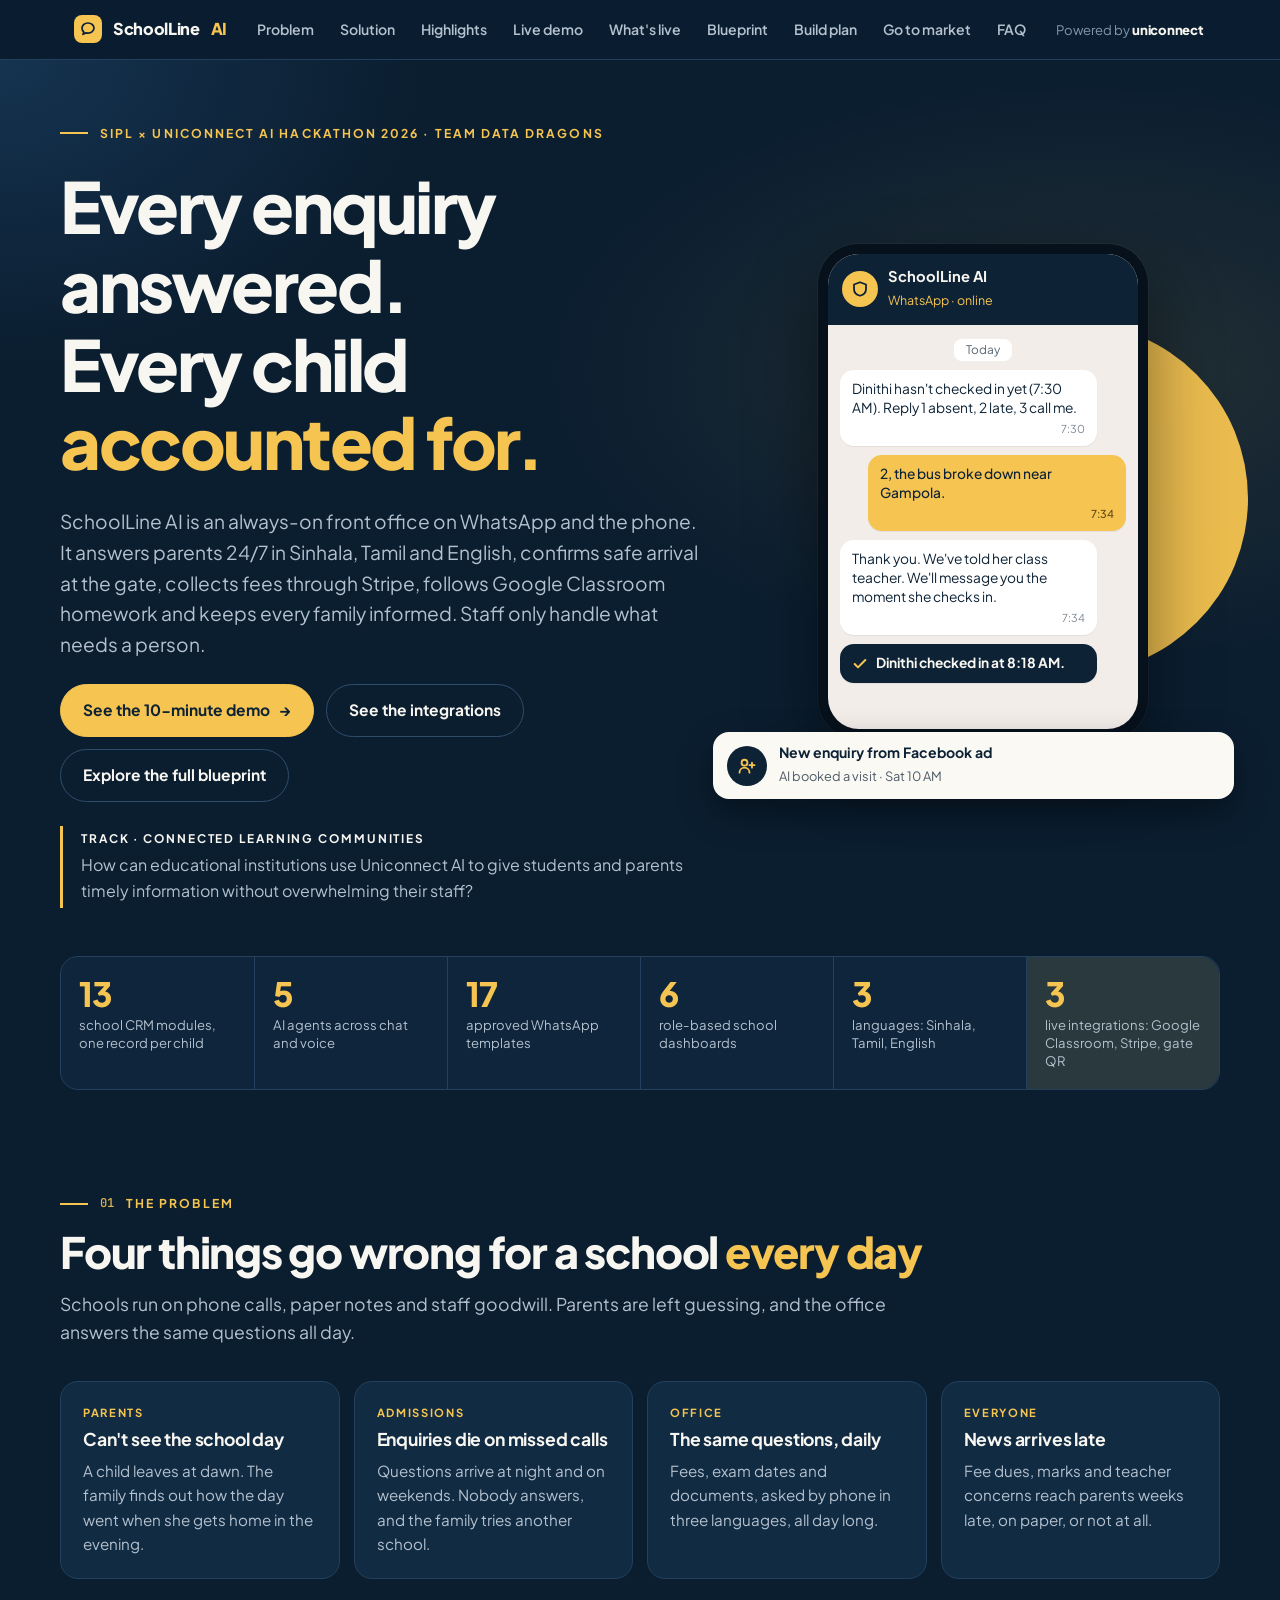
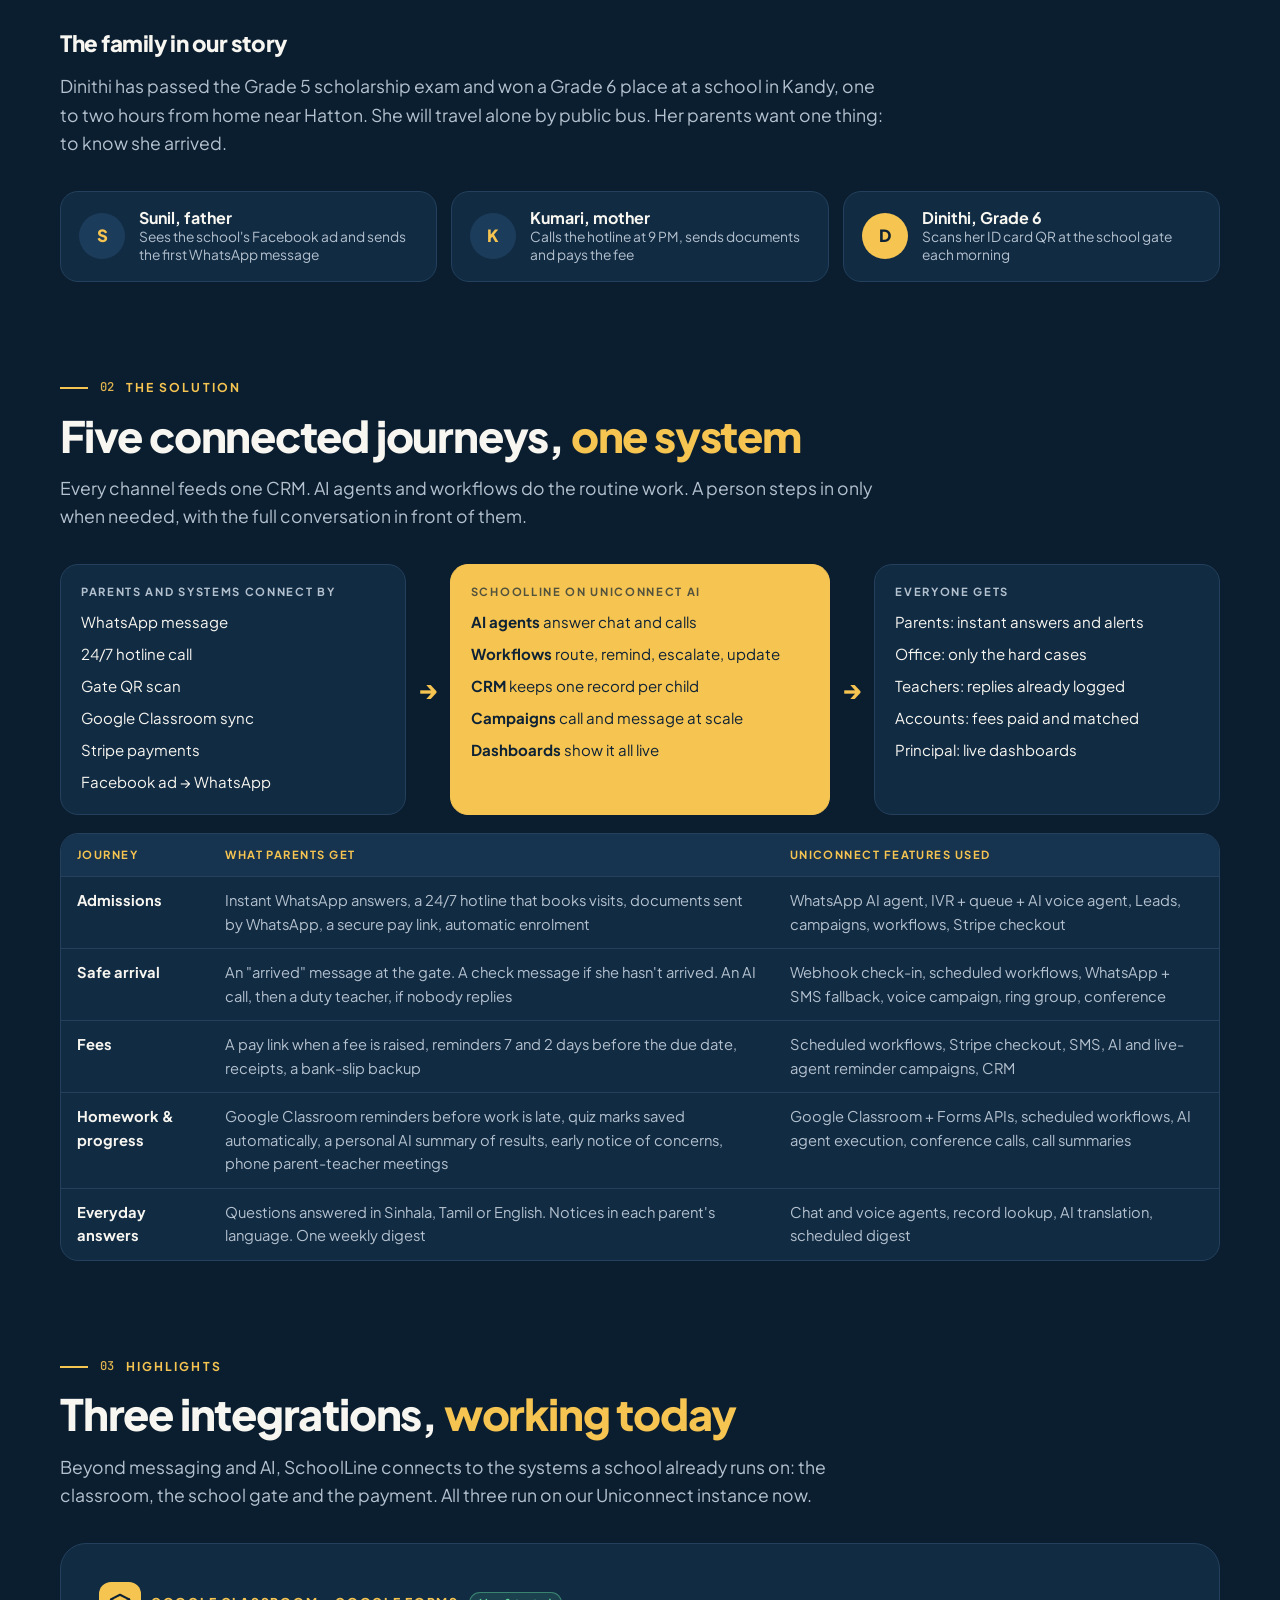
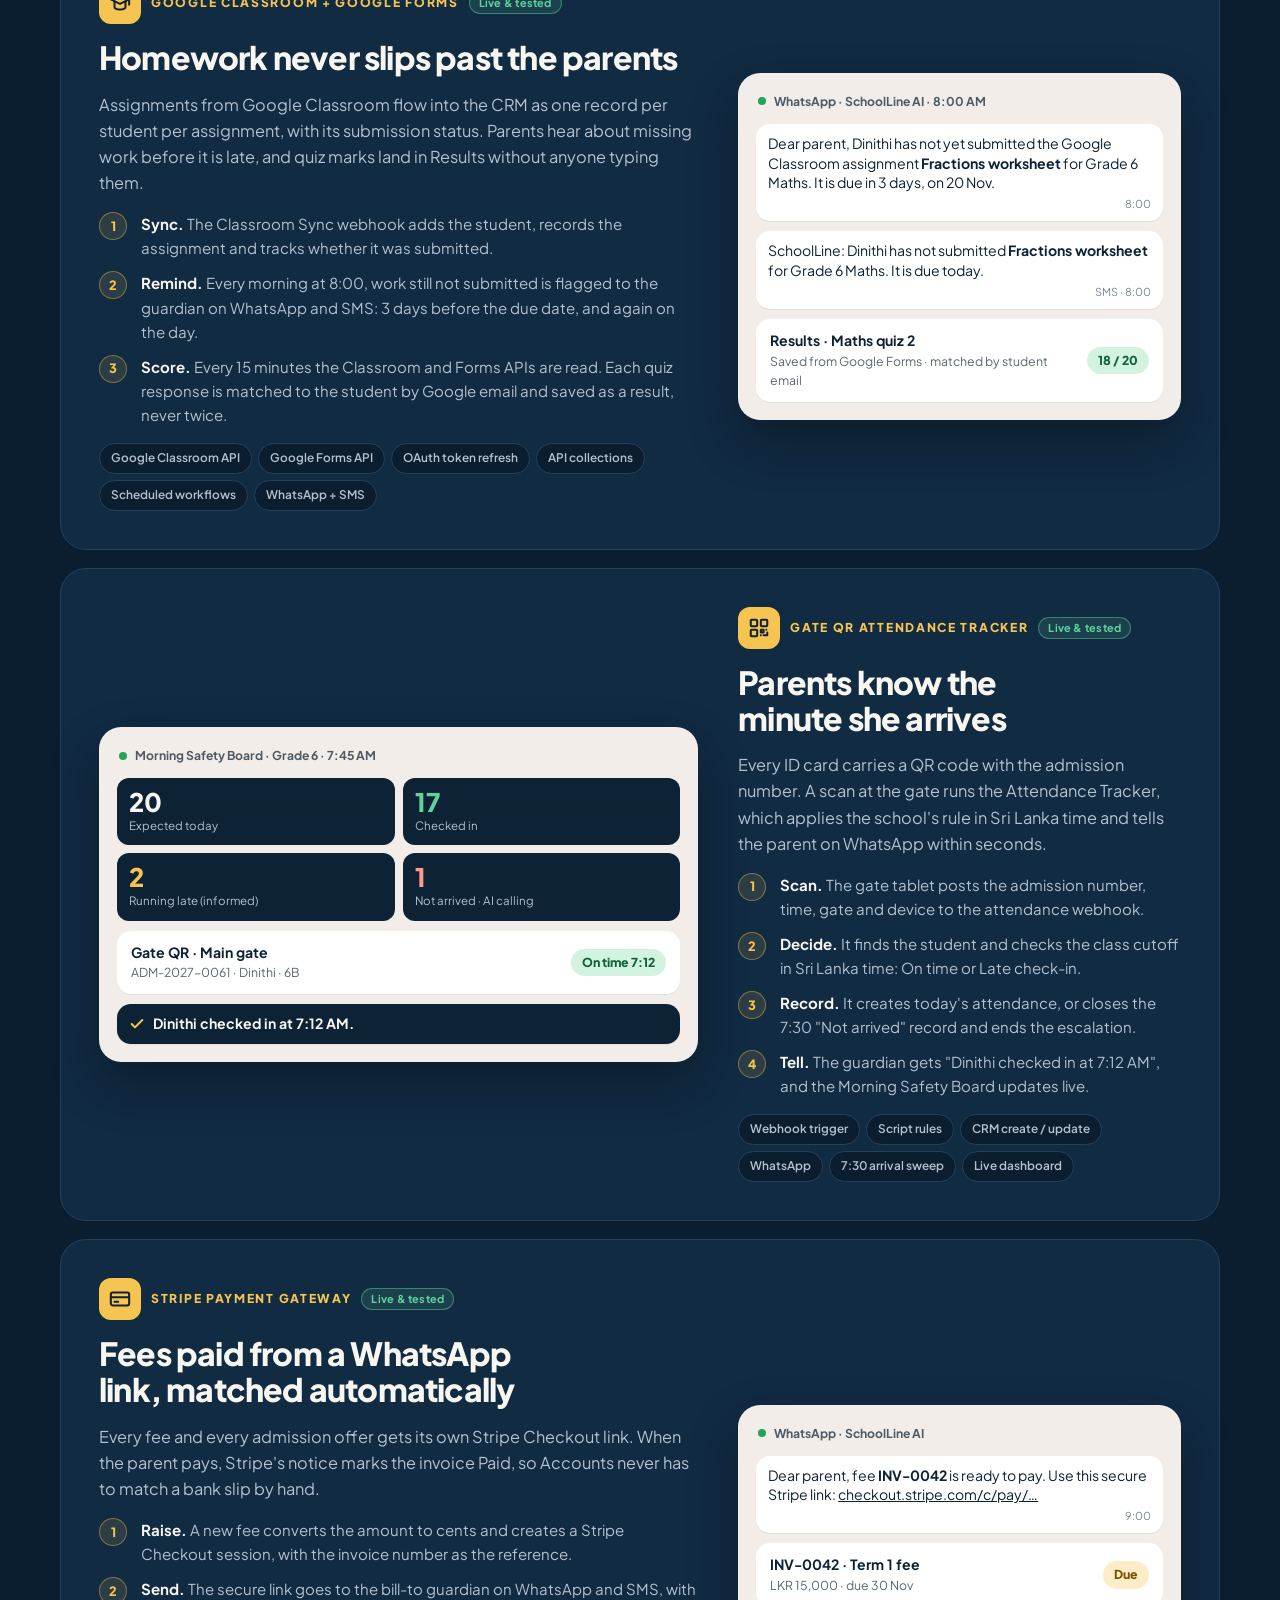
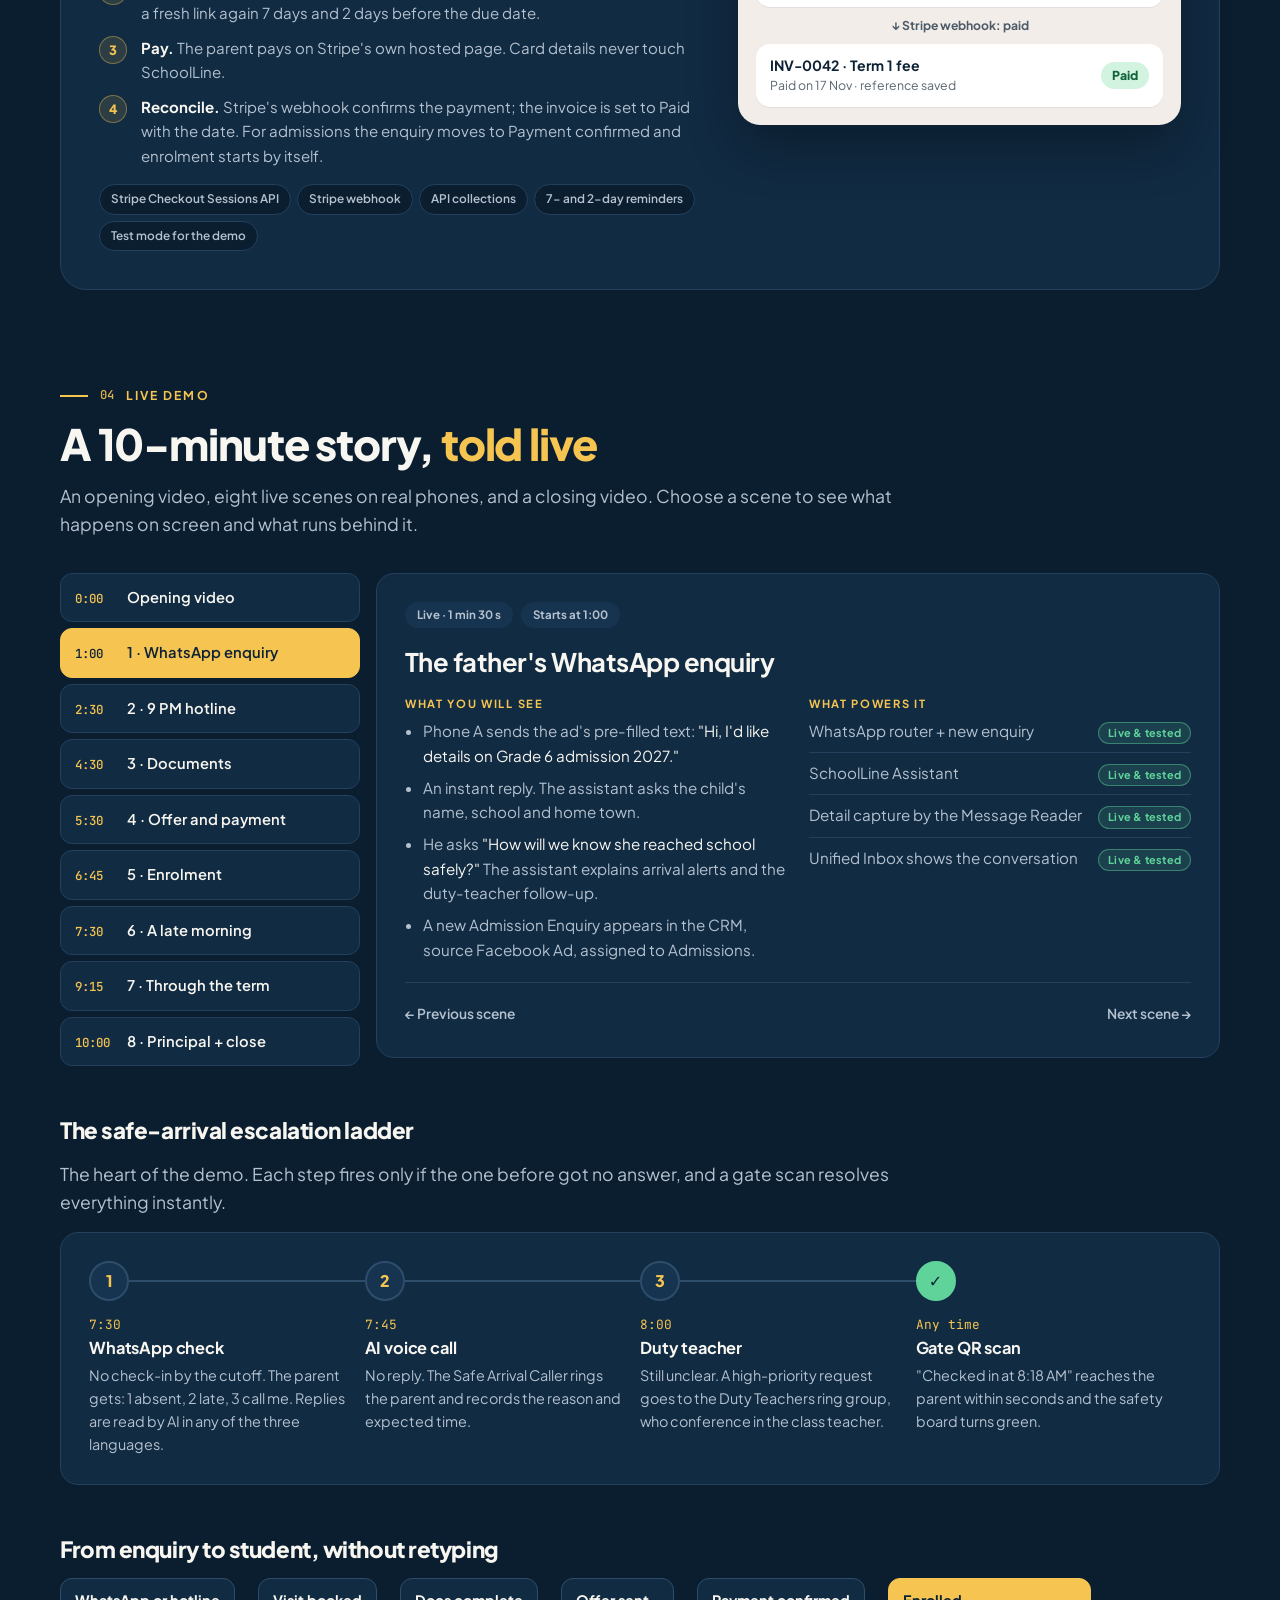
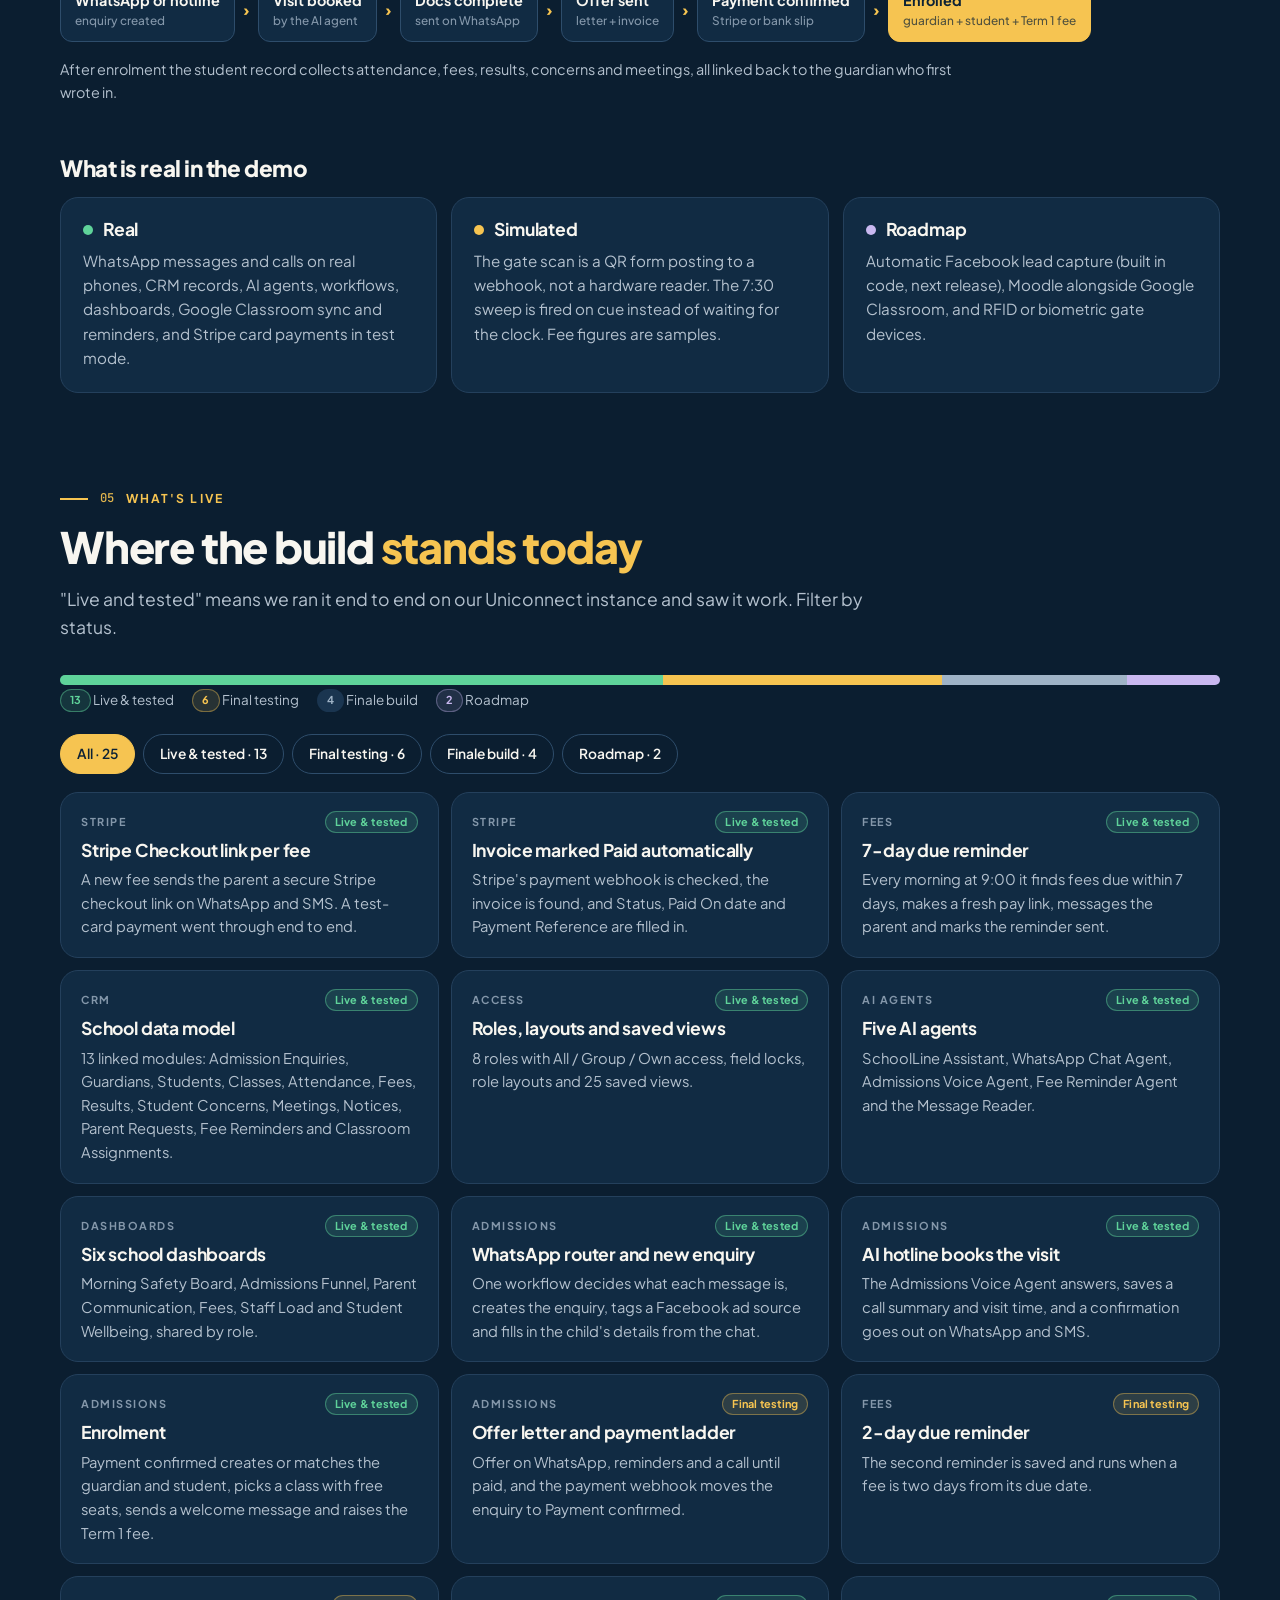
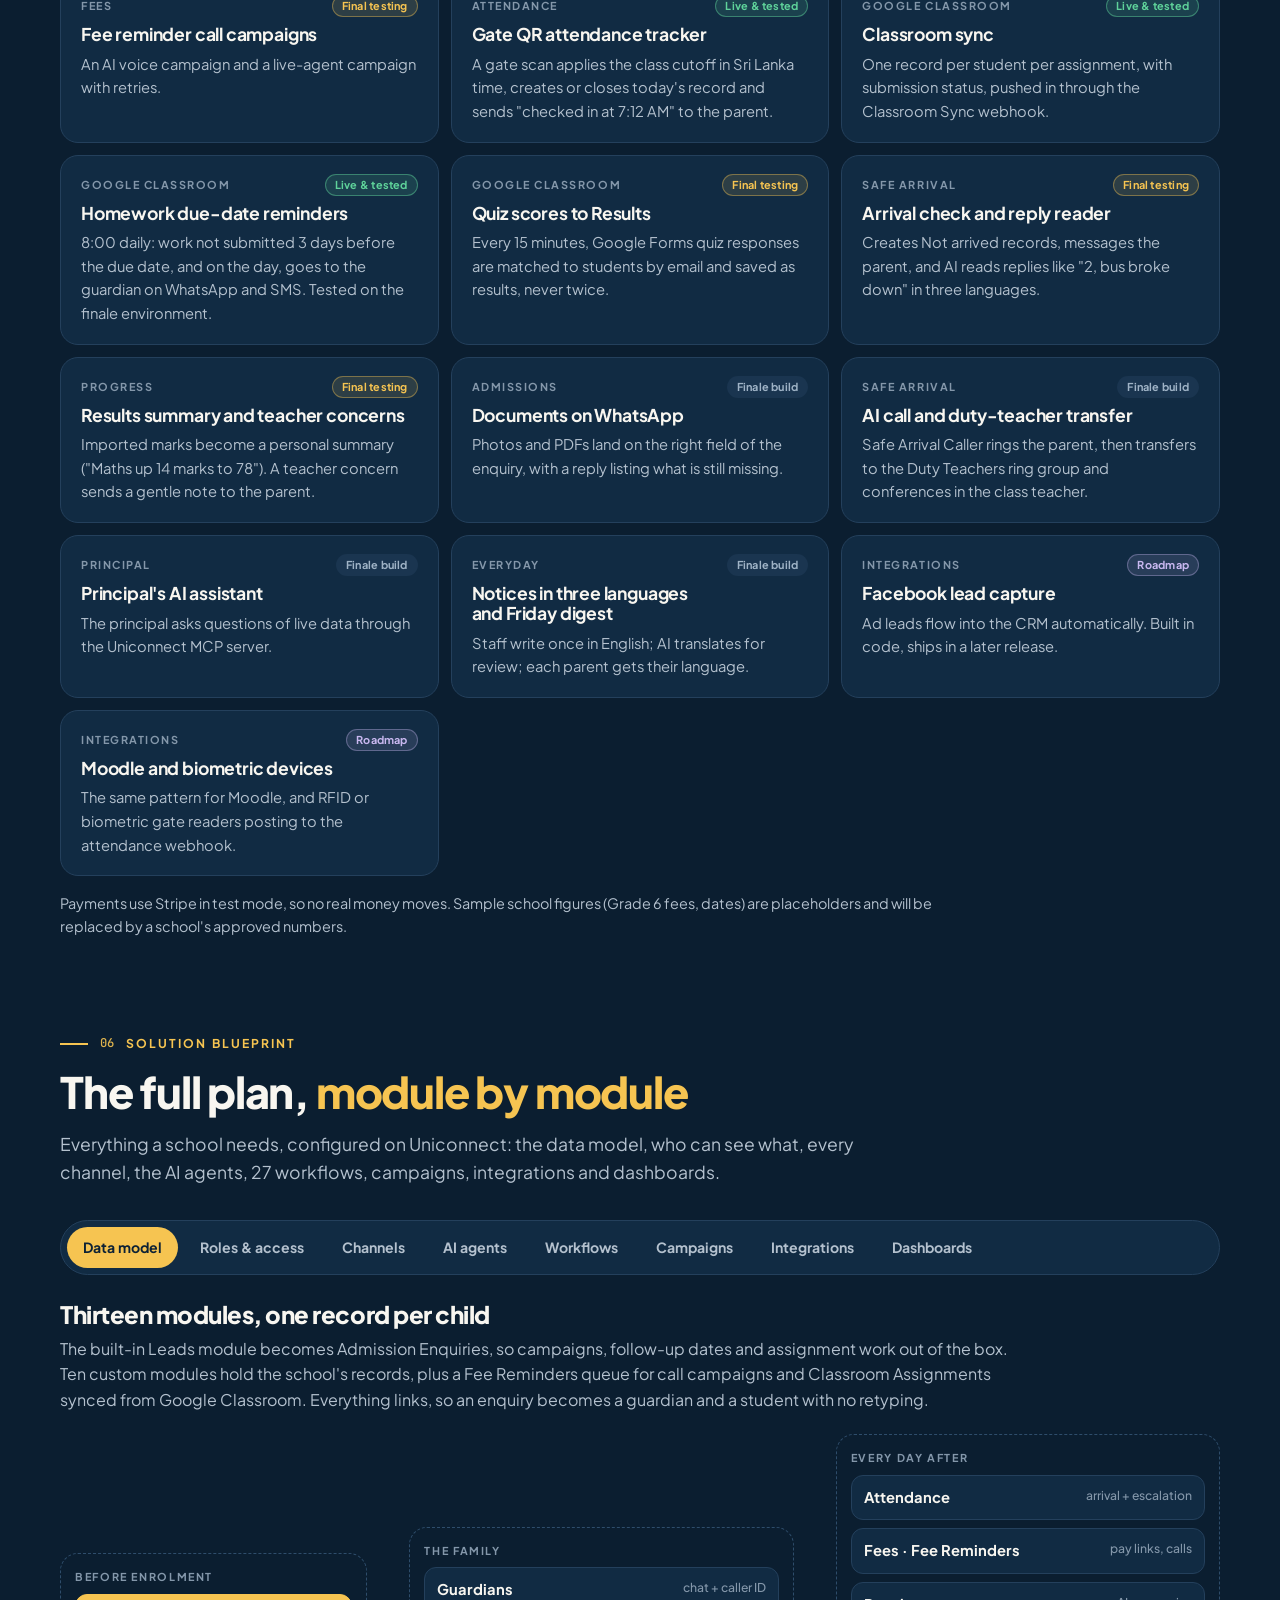
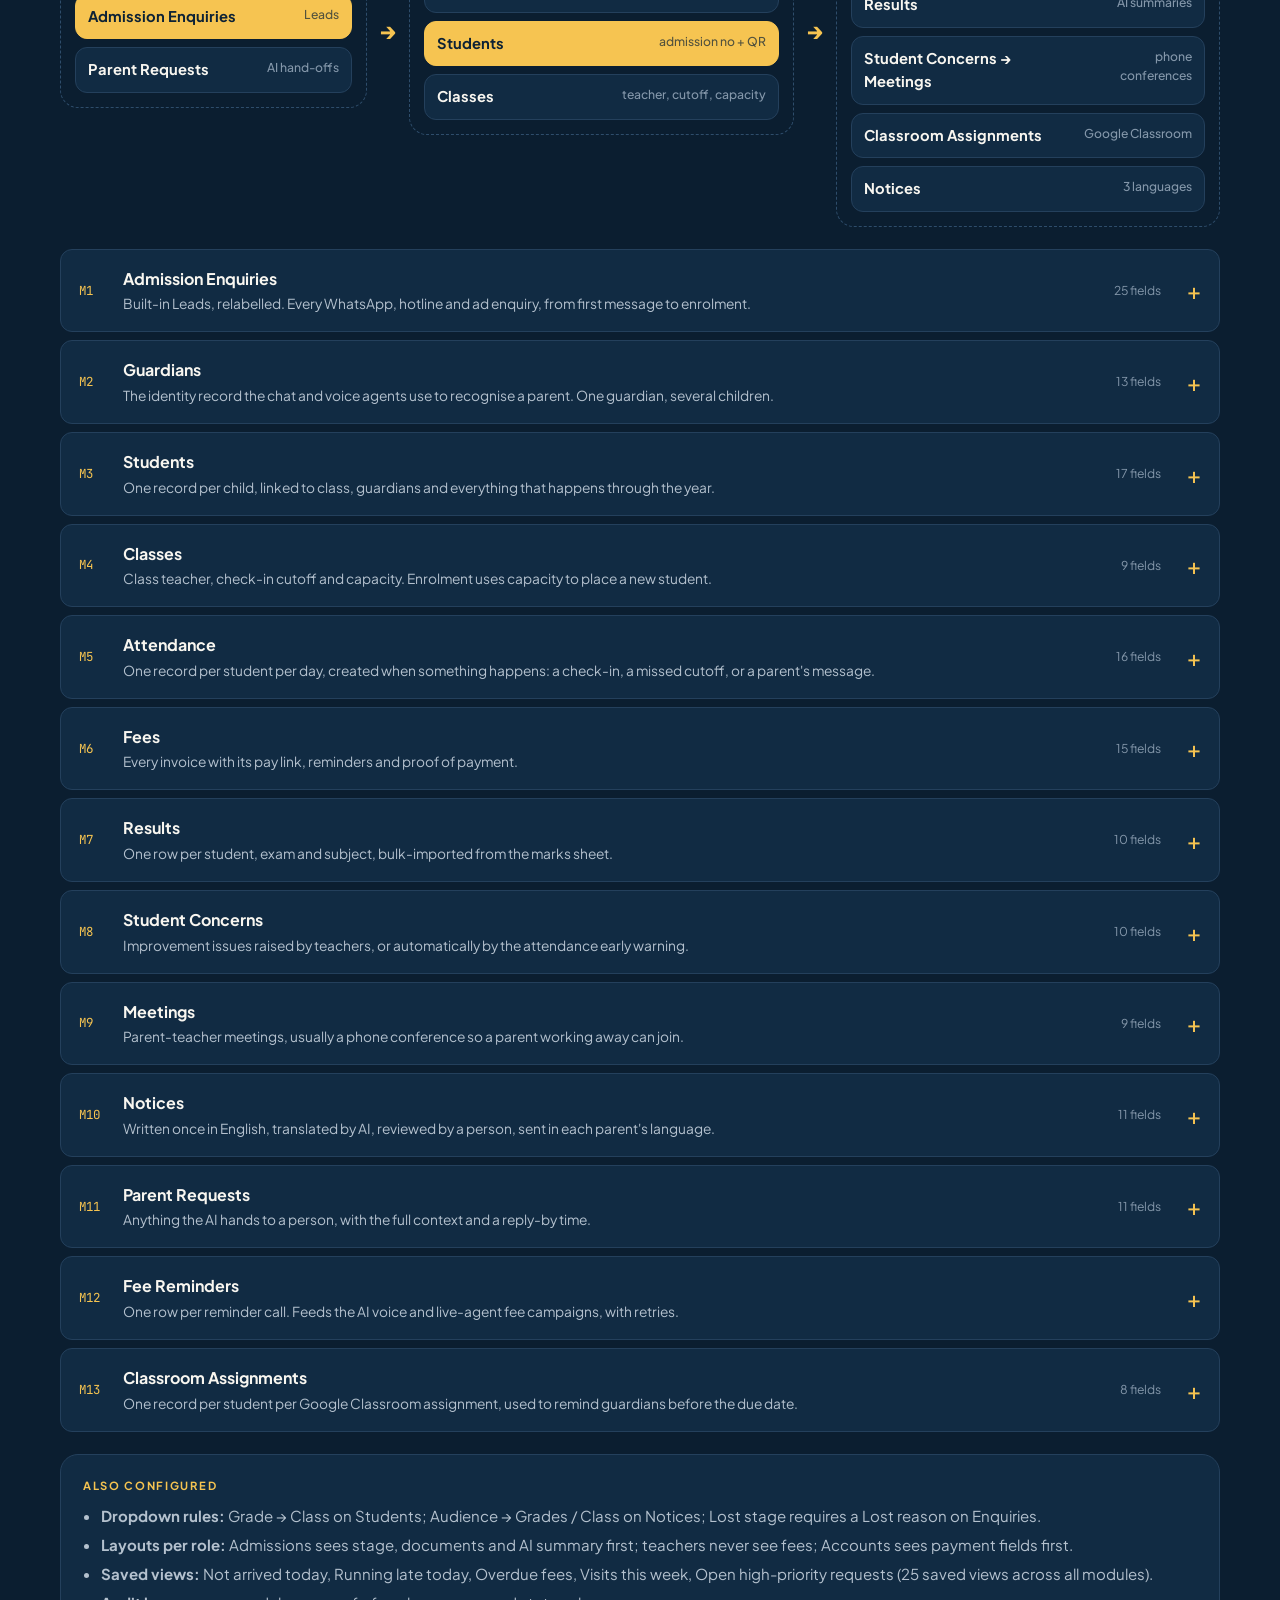
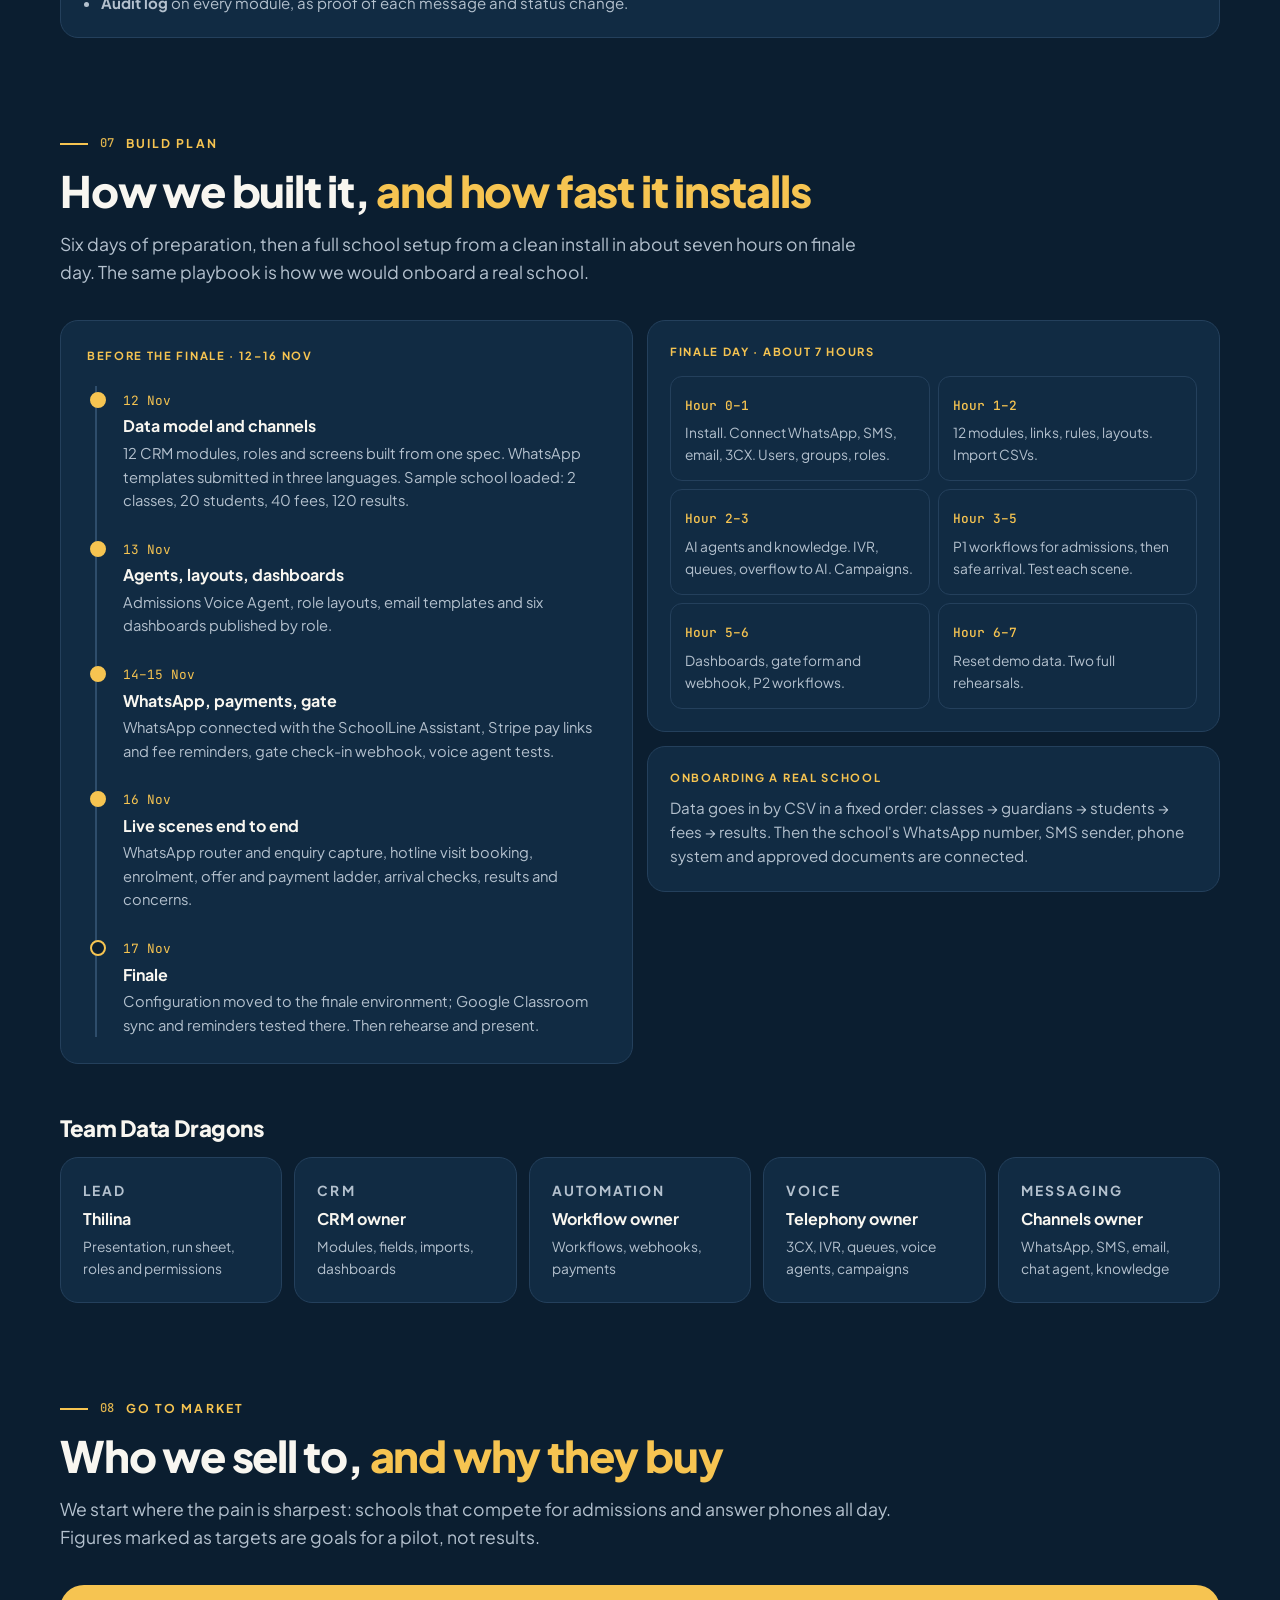
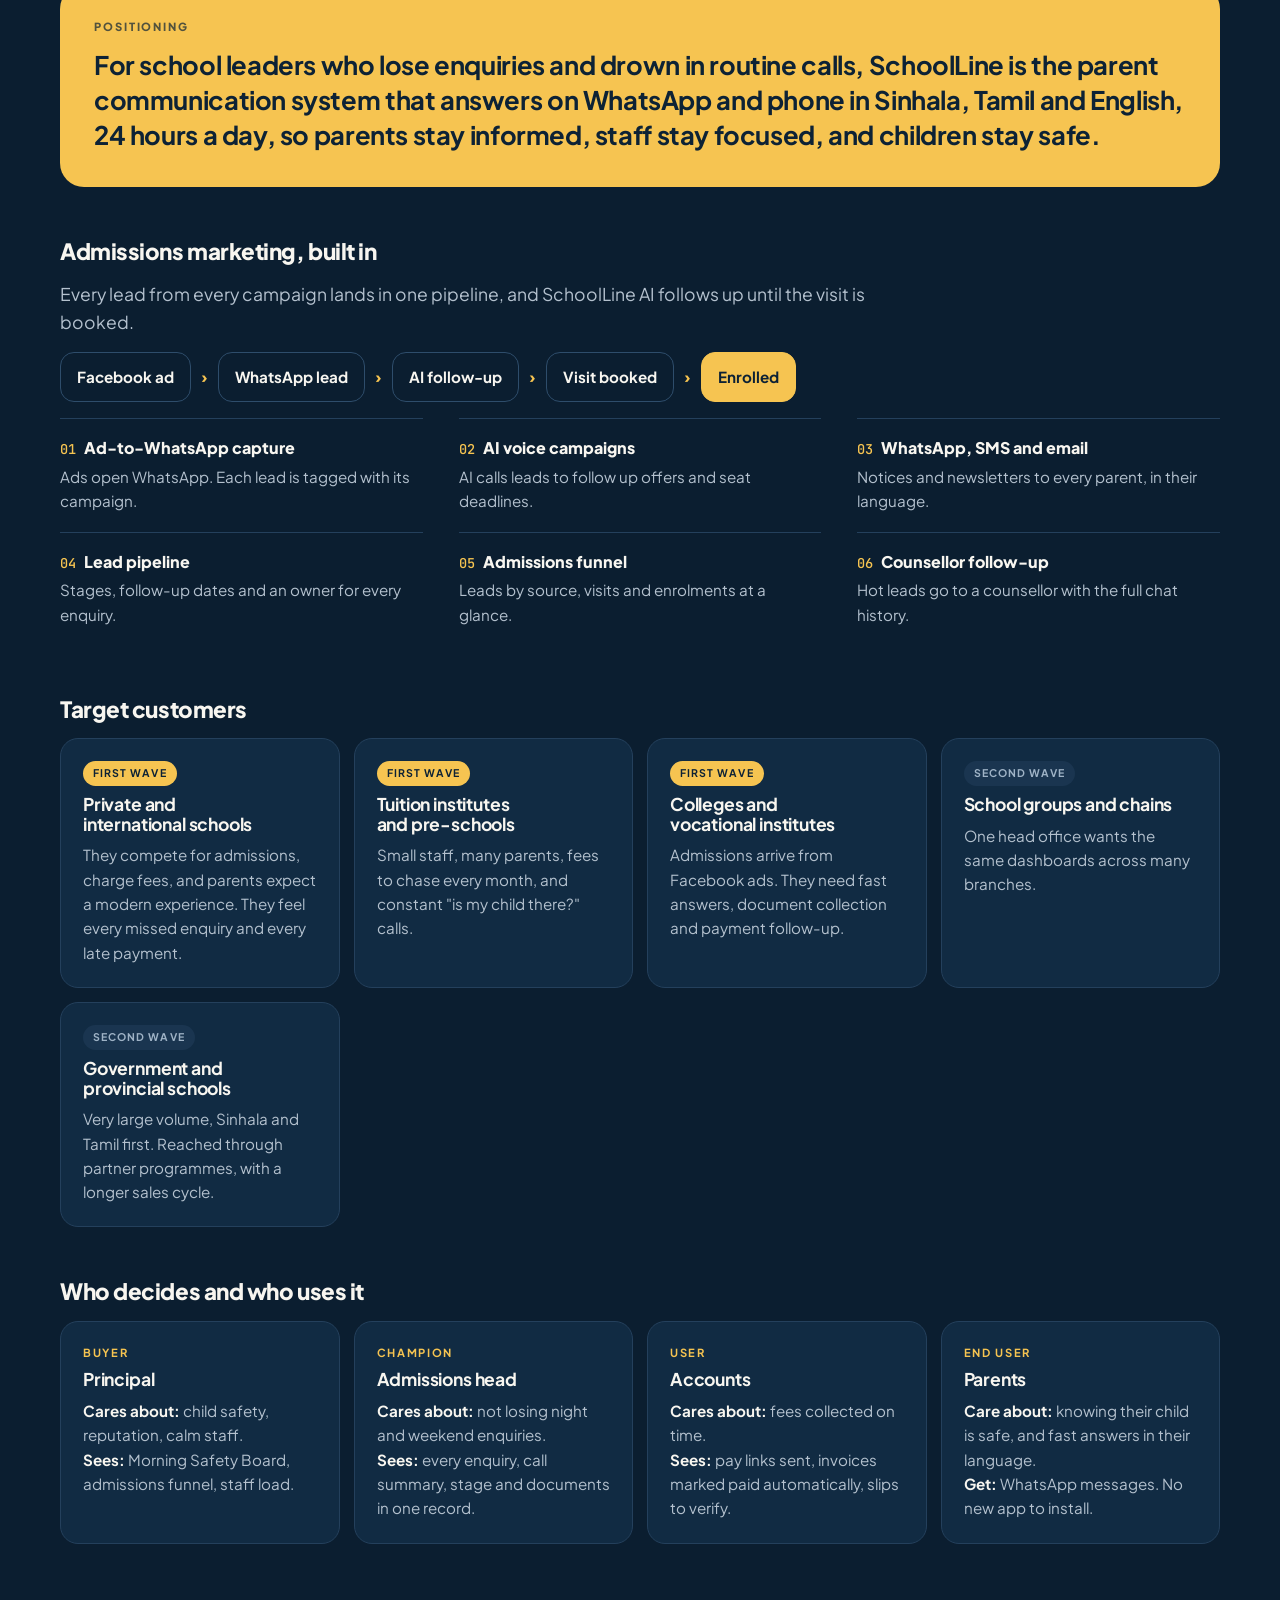
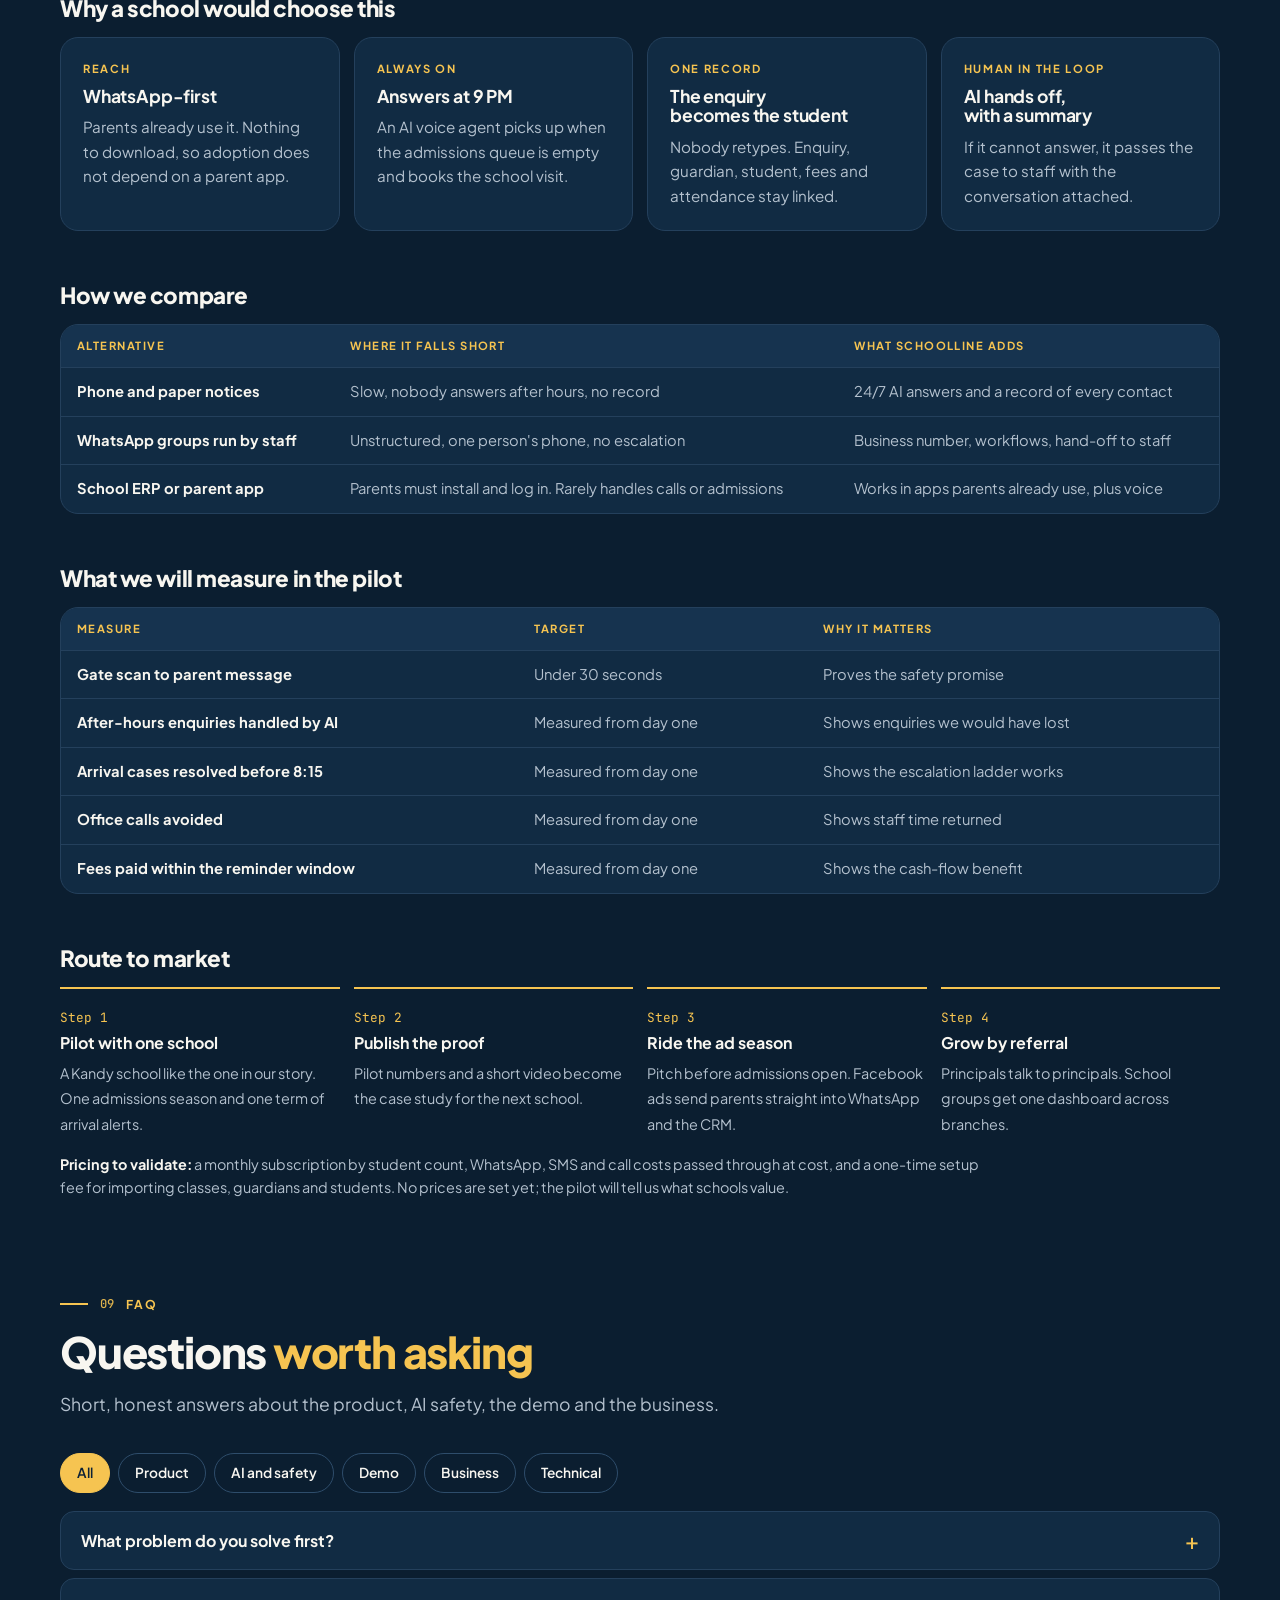
<file: index.html>
<!doctype html>
<html lang="en">
<head>
<meta charset="utf-8">
<meta name="viewport" content="width=device-width, initial-scale=1, viewport-fit=cover">
<title>SchoolLine AI · Connected Learning Communities</title>
<meta name="description" content="SchoolLine AI, built on Uniconnect: an always-on school front office on WhatsApp and phone. Team Data Dragons, SIPL × Uniconnect AI Hackathon 2026.">
<meta property="og:title" content="SchoolLine AI · Connected Learning Communities">
<meta property="og:description" content="Every enquiry answered. Every child accounted for. WhatsApp and voice AI for schools, in Sinhala, Tamil and English.">
<meta name="theme-color" content="#0B1E30">
<link rel="icon" href="data:image/svg+xml,%3Csvg xmlns='http://www.w3.org/2000/svg' viewBox='0 0 32 32'%3E%3Crect width='32' height='32' rx='8' fill='%23F6C451'/%3E%3Cpath d='M16 6c6.1 0 11 4.1 11 9.3S22.1 24.6 16 24.6c-1.2 0-2.4-.2-3.5-.5L7 26.5l1.5-4.4C6.9 20.6 5 18.1 5 15.3 5 10.1 9.9 6 16 6z' fill='%230D2235'/%3E%3C/svg%3E">
<link rel="preconnect" href="https://fonts.googleapis.com">
<link rel="preconnect" href="https://fonts.gstatic.com" crossorigin>
<link rel="stylesheet" href="https://fonts.googleapis.com/css2?family=Plus+Jakarta+Sans:wght@400;500;600;700;800&family=JetBrains+Mono:wght@400;500&display=swap">
<link rel="stylesheet" href="styles.css">
<script>document.documentElement.classList.add("js")</script>
</head>
<body>

<nav class="top" aria-label="Sections"><div class="in">
  <a class="logo" href="#top"><i aria-hidden="true"><svg width="16" height="16" viewBox="0 0 24 24" fill="none" stroke="#0D2235" stroke-width="2.6" stroke-linecap="round" stroke-linejoin="round"><path d="M12 3c5 0 9 3.4 9 7.6S17 18.2 12 18.2c-1 0-2-.1-2.9-.4L4.5 20l1.2-3.6C4 15.2 3 13 3 10.6 3 6.4 7 3 12 3z"/></svg></i>SchoolLine <b>AI</b></a>
  <a class="l" href="#problem">Problem</a>
  <a class="l" href="#solution">Solution</a>
  <a class="l" href="#highlights">Highlights</a>
  <a class="l" href="#demo">Live demo</a>
  <a class="l" href="#progress">What's live</a>
  <a class="l" href="#blueprint">Blueprint</a>
  <a class="l" href="#build">Build plan</a>
  <a class="l" href="#market">Go to market</a>
  <a class="l" href="#faq">FAQ</a>
  <span class="pw">Powered by <b>uniconnect</b></span>
</div></nav>

<div class="hero-bg">
<header class="hero wrap" id="top">
  <div class="hero-text">
    <span class="eyebrow">SIPL × Uniconnect AI Hackathon 2026 · Team Data Dragons</span>
    <h1>Every enquiry answered. Every child <em>accounted for.</em></h1>
    <p class="lede">SchoolLine AI is an always-on front office on WhatsApp and the phone. It answers parents 24/7 in Sinhala, Tamil and English, confirms safe arrival at the gate, collects fees through Stripe, follows Google Classroom homework and keeps every family informed. Staff only handle what needs a person.</p>
    <div class="btns">
      <a class="btn pri" href="#demo">See the 10-minute demo <span aria-hidden="true">→</span></a>
      <a class="btn sec" href="#highlights">See the integrations</a>
      <a class="btn sec" href="#blueprint">Explore the full blueprint</a>
    </div>
    <p class="challenge"><b>Track · Connected Learning Communities</b>How can educational institutions use Uniconnect AI to give students and parents timely information without overwhelming their staff?</p>
  </div>
  <div class="phone-wrap" role="img" aria-label="Example WhatsApp conversation between a parent and SchoolLine AI about a late arrival">
    <div class="phone">
      <div class="scr">
        <div class="ph-head"><span class="av"><svg width="18" height="18" viewBox="0 0 24 24" fill="none" stroke="#0D2235" stroke-width="2.4" stroke-linecap="round" stroke-linejoin="round"><path d="M12 3l8 3v6c0 4.5-3.2 7.8-8 9-4.8-1.2-8-4.5-8-9V6z"/></svg></span><div><b>SchoolLine AI</b><span>WhatsApp · online</span></div></div>
        <div class="chat">
          <span class="day">Today</span>
          <div class="bub">Dinithi hasn't checked in yet (7:30 AM). Reply 1 absent, 2 late, 3 call me.<small>7:30</small></div>
          <div class="bub out">2, the bus broke down near Gampola.<small>7:34</small></div>
          <div class="bub">Thank you. We've told her class teacher. We'll message you the moment she checks in.<small>7:34</small></div>
          <div class="bub dark"><svg width="16" height="16" viewBox="0 0 24 24" fill="none" stroke="#F6C451" stroke-width="3" stroke-linecap="round" stroke-linejoin="round"><path d="M4 12l5 5L20 6"/></svg>Dinithi checked in at 8:18 AM.</div>
        </div>
      </div>
    </div>
    <div class="lead-card"><span class="ic"><svg width="20" height="20" viewBox="0 0 24 24" fill="none" stroke="#F6C451" stroke-width="2.2" stroke-linecap="round" stroke-linejoin="round"><circle cx="9" cy="8" r="3.5"/><path d="M3 20c0-3.5 2.7-6 6-6s6 2.5 6 6M18 8v6M15 11h6"/></svg></span><div><b>New enquiry from Facebook ad</b><span>AI booked a visit · Sat 10 AM</span></div></div>
  </div>
</header>
<div class="wrap" style="padding-bottom:8px">
  <div class="stats" aria-label="Build at a glance">
    <div><b>13</b><span>school CRM modules, one record per child</span></div>
    <div><b>5</b><span>AI agents across chat and voice</span></div>
    <div><b>17</b><span>approved WhatsApp templates</span></div>
    <div><b>6</b><span>role-based school dashboards</span></div>
    <div><b>3</b><span>languages: Sinhala, Tamil, English</span></div>
    <a href="#highlights"><b>3</b><span>live integrations: Google Classroom, Stripe, gate QR</span></a>
  </div>
</div>
</div>

<main class="wrap">

<!-- ================= PROBLEM ================= -->
<section class="block" id="problem">
  <div class="sec-head reveal"><span class="eyebrow"><b>01</b> The problem</span><h2>Four things go wrong for a school <em>every day</em></h2>
  <p class="lede">Schools run on phone calls, paper notes and staff goodwill. Parents are left guessing, and the office answers the same questions all day.</p></div>
  <div class="grid reveal">
    <div class="card"><span class="k">Parents</span><h3>Can't see the school day</h3><p>A child leaves at dawn. The family finds out how the day went when she gets home in the evening.</p></div>
    <div class="card"><span class="k">Admissions</span><h3>Enquiries die on missed calls</h3><p>Questions arrive at night and on weekends. Nobody answers, and the family tries another school.</p></div>
    <div class="card"><span class="k">Office</span><h3>The same questions, daily</h3><p>Fees, exam dates and documents, asked by phone in three languages, all day long.</p></div>
    <div class="card"><span class="k">Everyone</span><h3>News arrives late</h3><p>Fee dues, marks and teacher concerns reach parents weeks late, on paper, or not at all.</p></div>
  </div>
  <div class="sub reveal">
    <h3>The family in our story</h3>
    <p class="lede">Dinithi has passed the Grade 5 scholarship exam and won a Grade 6 place at a school in Kandy, one to two hours from home near Hatton. She will travel alone by public bus. Her parents want one thing: to know she arrived.</p>
    <div class="family">
      <div class="who"><span class="av">S</span><div><b>Sunil, father</b><span>Sees the school's Facebook ad and sends the first WhatsApp message</span></div></div>
      <div class="who"><span class="av">K</span><div><b>Kumari, mother</b><span>Calls the hotline at 9 PM, sends documents and pays the fee</span></div></div>
      <div class="who kid"><span class="av">D</span><div><b>Dinithi, Grade 6</b><span>Scans her ID card QR at the school gate each morning</span></div></div>
    </div>
  </div>
</section>

<!-- ================= SOLUTION ================= -->
<section class="block" id="solution">
  <div class="sec-head reveal"><span class="eyebrow"><b>02</b> The solution</span><h2>Five connected journeys, <em>one system</em></h2>
  <p class="lede">Every channel feeds one CRM. AI agents and workflows do the routine work. A person steps in only when needed, with the full conversation in front of them.</p></div>
  <div class="flow reveal" aria-label="How SchoolLine works">
    <div class="col"><h3>Parents and systems connect by</h3><ul><li>WhatsApp message</li><li>24/7 hotline call</li><li>Gate QR scan</li><li>Google Classroom sync</li><li>Stripe payments</li><li>Facebook ad → WhatsApp</li></ul></div>
    <div class="arrow" aria-hidden="true">→</div>
    <div class="col core"><h3>SchoolLine on Uniconnect AI</h3><ul><li><b>AI agents</b> answer chat and calls</li><li><b>Workflows</b> route, remind, escalate, update</li><li><b>CRM</b> keeps one record per child</li><li><b>Campaigns</b> call and message at scale</li><li><b>Dashboards</b> show it all live</li></ul></div>
    <div class="arrow" aria-hidden="true">→</div>
    <div class="col"><h3>Everyone gets</h3><ul><li>Parents: instant answers and alerts</li><li>Office: only the hard cases</li><li>Teachers: replies already logged</li><li>Accounts: fees paid and matched</li><li>Principal: live dashboards</li></ul></div>
  </div>
  <div class="tw reveal" style="margin-top:18px"><table>
    <thead><tr><th>Journey</th><th>What parents get</th><th>Uniconnect features used</th></tr></thead>
    <tbody>
      <tr><td>Admissions</td><td>Instant WhatsApp answers, a 24/7 hotline that books visits, documents sent by WhatsApp, a secure pay link, automatic enrolment</td><td>WhatsApp AI agent, IVR + queue + AI voice agent, Leads, campaigns, workflows, Stripe checkout</td></tr>
      <tr><td>Safe arrival</td><td>An "arrived" message at the gate. A check message if she hasn't arrived. An AI call, then a duty teacher, if nobody replies</td><td>Webhook check-in, scheduled workflows, WhatsApp + SMS fallback, voice campaign, ring group, conference</td></tr>
      <tr><td>Fees</td><td>A pay link when a fee is raised, reminders 7 and 2 days before the due date, receipts, a bank-slip backup</td><td>Scheduled workflows, Stripe checkout, SMS, AI and live-agent reminder campaigns, CRM</td></tr>
      <tr><td>Homework &amp; progress</td><td>Google Classroom reminders before work is late, quiz marks saved automatically, a personal AI summary of results, early notice of concerns, phone parent-teacher meetings</td><td>Google Classroom + Forms APIs, scheduled workflows, AI agent execution, conference calls, call summaries</td></tr>
      <tr><td>Everyday answers</td><td>Questions answered in Sinhala, Tamil or English. Notices in each parent's language. One weekly digest</td><td>Chat and voice agents, record lookup, AI translation, scheduled digest</td></tr>
    </tbody></table></div>
</section>

<!-- ================= HIGHLIGHTS ================= -->
<section class="block" id="highlights">
  <div class="sec-head reveal"><span class="eyebrow"><b>03</b> Highlights</span><h2>Three integrations, <em>working today</em></h2>
  <p class="lede">Beyond messaging and AI, SchoolLine connects to the systems a school already runs on: the classroom, the school gate and the payment. All three run on our Uniconnect instance now.</p></div>
  <div class="feats">

    <article class="feat reveal" id="hl-classroom">
      <div class="feat-txt">
        <div class="feat-tag"><span class="ic" aria-hidden="true"><svg width="22" height="22" viewBox="0 0 24 24" fill="none" stroke="#0D2235" stroke-width="2.2" stroke-linecap="round" stroke-linejoin="round"><path d="M2 8l10-5 10 5-10 5z"/><path d="M6 10.5V16c0 1.7 2.7 3 6 3s6-1.3 6-3v-5.5"/><path d="M22 8v6"/></svg></span><span class="feat-name">Google Classroom + Google Forms</span><span class="badge b-live">Live &amp; tested</span></div>
        <h3>Homework never slips past the parents</h3>
        <p class="lead">Assignments from Google Classroom flow into the CRM as one record per student per assignment, with its submission status. Parents hear about missing work before it is late, and quiz marks land in Results without anyone typing them.</p>
        <ol class="fsteps">
          <li><span><b>Sync.</b> The Classroom Sync webhook adds the student, records the assignment and tracks whether it was submitted.</span></li>
          <li><span><b>Remind.</b> Every morning at 8:00, work still not submitted is flagged to the guardian on WhatsApp and SMS: 3 days before the due date, and again on the day.</span></li>
          <li><span><b>Score.</b> Every 15 minutes the Classroom and Forms APIs are read. Each quiz response is matched to the student by Google email and saved as a result, never twice.</span></li>
        </ol>
        <div class="techs"><span>Google Classroom API</span><span>Google Forms API</span><span>OAuth token refresh</span><span>API collections</span><span>Scheduled workflows</span><span>WhatsApp + SMS</span></div>
      </div>
      <div class="feat-vis" aria-label="Example Google Classroom reminder and quiz result">
        <div class="vh"><span class="dot"></span>WhatsApp · SchoolLine AI · 8:00 AM</div>
        <div class="bub">Dear parent, Dinithi has not yet submitted the Google Classroom assignment <b>Fractions worksheet</b> for Grade 6 Maths. It is due in 3 days, on 20 Nov.<small>8:00</small></div>
        <div class="bub">SchoolLine: Dinithi has not submitted <b>Fractions worksheet</b> for Grade 6 Maths. It is due today.<small>SMS · 8:00</small></div>
        <div class="vcard"><div><b>Results · Maths quiz 2</b><span>Saved from Google Forms · matched by student email</span></div><span class="vpill paid">18 / 20</span></div>
      </div>
    </article>

    <article class="feat reveal" id="hl-attendance">
      <div class="feat-txt">
        <div class="feat-tag"><span class="ic" aria-hidden="true"><svg width="22" height="22" viewBox="0 0 24 24" fill="none" stroke="#0D2235" stroke-width="2.2" stroke-linecap="round" stroke-linejoin="round"><rect x="3" y="3" width="7" height="7" rx="1"/><rect x="14" y="3" width="7" height="7" rx="1"/><rect x="3" y="14" width="7" height="7" rx="1"/><path d="M14 14h3v3h-3zM20 14v.01M14 20h.01M17 20h4v-3"/></svg></span><span class="feat-name">Gate QR attendance tracker</span><span class="badge b-live">Live &amp; tested</span></div>
        <h3>Parents know the minute she arrives</h3>
        <p class="lead">Every ID card carries a QR code with the admission number. A scan at the gate runs the Attendance Tracker, which applies the school's rule in Sri Lanka time and tells the parent on WhatsApp within seconds.</p>
        <ol class="fsteps">
          <li><span><b>Scan.</b> The gate tablet posts the admission number, time, gate and device to the attendance webhook.</span></li>
          <li><span><b>Decide.</b> It finds the student and checks the class cutoff in Sri Lanka time: On time or Late check-in.</span></li>
          <li><span><b>Record.</b> It creates today's attendance, or closes the 7:30 "Not arrived" record and ends the escalation.</span></li>
          <li><span><b>Tell.</b> The guardian gets "Dinithi checked in at 7:12 AM", and the Morning Safety Board updates live.</span></li>
        </ol>
        <div class="techs"><span>Webhook trigger</span><span>Script rules</span><span>CRM create / update</span><span>WhatsApp</span><span>7:30 arrival sweep</span><span>Live dashboard</span></div>
      </div>
      <div class="feat-vis" aria-label="Example Morning Safety Board and check-in message">
        <div class="vh"><span class="dot"></span>Morning Safety Board · Grade 6 · 7:45 AM</div>
        <div class="board">
          <div><b>20</b><span>Expected today</span></div>
          <div class="ok"><b>17</b><span>Checked in</span></div>
          <div class="warn"><b>2</b><span>Running late (informed)</span></div>
          <div class="bad"><b>1</b><span>Not arrived · AI calling</span></div>
        </div>
        <div class="vcard"><div><b>Gate QR · Main gate</b><span>ADM-2027-0061 · Dinithi · 6B</span></div><span class="vpill paid">On time 7:12</span></div>
        <div class="bub dark"><svg width="16" height="16" viewBox="0 0 24 24" fill="none" stroke="#F6C451" stroke-width="3" stroke-linecap="round" stroke-linejoin="round"><path d="M4 12l5 5L20 6"/></svg>Dinithi checked in at 7:12 AM.</div>
      </div>
    </article>

    <article class="feat reveal" id="hl-stripe">
      <div class="feat-txt">
        <div class="feat-tag"><span class="ic" aria-hidden="true"><svg width="22" height="22" viewBox="0 0 24 24" fill="none" stroke="#0D2235" stroke-width="2.2" stroke-linecap="round" stroke-linejoin="round"><rect x="2" y="5" width="20" height="14" rx="2"/><path d="M2 10h20M6 15h4"/></svg></span><span class="feat-name">Stripe payment gateway</span><span class="badge b-live">Live &amp; tested</span></div>
        <h3>Fees paid from a WhatsApp link, matched automatically</h3>
        <p class="lead">Every fee and every admission offer gets its own Stripe Checkout link. When the parent pays, Stripe's notice marks the invoice Paid, so Accounts never has to match a bank slip by hand.</p>
        <ol class="fsteps">
          <li><span><b>Raise.</b> A new fee converts the amount to cents and creates a Stripe Checkout session, with the invoice number as the reference.</span></li>
          <li><span><b>Send.</b> The secure link goes to the bill-to guardian on WhatsApp and SMS, with a fresh link again 7 days and 2 days before the due date.</span></li>
          <li><span><b>Pay.</b> The parent pays on Stripe's own hosted page. Card details never touch SchoolLine.</span></li>
          <li><span><b>Reconcile.</b> Stripe's webhook confirms the payment; the invoice is set to Paid with the date. For admissions the enquiry moves to Payment confirmed and enrolment starts by itself.</span></li>
        </ol>
        <div class="techs"><span>Stripe Checkout Sessions API</span><span>Stripe webhook</span><span>API collections</span><span>7- and 2-day reminders</span><span>Test mode for the demo</span></div>
      </div>
      <div class="feat-vis" aria-label="Example Stripe payment link and invoice status">
        <div class="vh"><span class="dot"></span>WhatsApp · SchoolLine AI</div>
        <div class="bub">Dear parent, fee <b>INV-0042</b> is ready to pay. Use this secure Stripe link: <u>checkout.stripe.com/c/pay/…</u><small>9:00</small></div>
        <div class="vcard"><div><b>INV-0042 · Term 1 fee</b><span>LKR 15,000 · due 30 Nov</span></div><span class="vpill due">Due</span></div>
        <div class="varrow" aria-hidden="true">↓ Stripe webhook: paid</div>
        <div class="vcard"><div><b>INV-0042 · Term 1 fee</b><span>Paid on 17 Nov · reference saved</span></div><span class="vpill paid">Paid</span></div>
      </div>
    </article>

  </div>
</section>

<!-- ================= DEMO ================= -->
<section class="block" id="demo">
  <div class="sec-head reveal"><span class="eyebrow"><b>04</b> Live demo</span><h2>A 10-minute story, <em>told live</em></h2>
  <p class="lede">An opening video, eight live scenes on real phones, and a closing video. Choose a scene to see what happens on screen and what runs behind it.</p></div>
  <div class="demo reveal">
    <div class="scenes" id="scenes" role="tablist" aria-label="Demo scenes"></div>
    <div class="panel" id="scene-panel" role="tabpanel" aria-live="polite"></div>
  </div>

  <div class="sub reveal">
    <h3>The safe-arrival escalation ladder</h3>
    <p class="lede">The heart of the demo. Each step fires only if the one before got no answer, and a gate scan resolves everything instantly.</p>
    <div class="card" style="padding:28px">
      <div class="ladder">
        <div class="st"><span class="dot">1</span><div class="tm">7:30</div><h3>WhatsApp check</h3><p>No check-in by the cutoff. The parent gets: 1 absent, 2 late, 3 call me. Replies are read by AI in any of the three languages.</p></div>
        <div class="st"><span class="dot">2</span><div class="tm">7:45</div><h3>AI voice call</h3><p>No reply. The Safe Arrival Caller rings the parent and records the reason and expected time.</p></div>
        <div class="st"><span class="dot">3</span><div class="tm">8:00</div><h3>Duty teacher</h3><p>Still unclear. A high-priority request goes to the Duty Teachers ring group, who conference in the class teacher.</p></div>
        <div class="st ok"><span class="dot">✓</span><div class="tm">Any time</div><h3>Gate QR scan</h3><p>"Checked in at 8:18 AM" reaches the parent within seconds and the safety board turns green.</p></div>
      </div>
    </div>
  </div>

  <div class="sub reveal">
    <h3>From enquiry to student, without retyping</h3>
    <div class="chain">
      <span>WhatsApp or hotline<small>enquiry created</small></span><i>›</i>
      <span>Visit booked<small>by the AI agent</small></span><i>›</i>
      <span>Docs complete<small>sent on WhatsApp</small></span><i>›</i>
      <span>Offer sent<small>letter + invoice</small></span><i>›</i>
      <span>Payment confirmed<small>Stripe or bank slip</small></span><i>›</i>
      <span class="hot">Enrolled<small>guardian + student + Term 1 fee</small></span>
    </div>
    <p class="note">After enrolment the student record collects attendance, fees, results, concerns and meetings, all linked back to the guardian who first wrote in.</p>
  </div>

  <div class="sub reveal rvs">
    <h3>What is real in the demo</h3>
    <div class="grid g3">
      <div class="card"><h3><span class="dotc" style="background:var(--live)"></span>Real</h3><p>WhatsApp messages and calls on real phones, CRM records, AI agents, workflows, dashboards, Google Classroom sync and reminders, and Stripe card payments in test mode.</p></div>
      <div class="card"><h3><span class="dotc" style="background:var(--accent)"></span>Simulated</h3><p>The gate scan is a QR form posting to a webhook, not a hardware reader. The 7:30 sweep is fired on cue instead of waiting for the clock. Fee figures are samples.</p></div>
      <div class="card"><h3><span class="dotc" style="background:var(--road)"></span>Roadmap</h3><p>Automatic Facebook lead capture (built in code, next release), Moodle alongside Google Classroom, and RFID or biometric gate devices.</p></div>
    </div>
  </div>
</section>

<!-- ================= PROGRESS ================= -->
<section class="block" id="progress">
  <div class="sec-head reveal"><span class="eyebrow"><b>05</b> What's live</span><h2>Where the build <em>stands today</em></h2>
  <p class="lede">"Live and tested" means we ran it end to end on our Uniconnect instance and saw it work. Filter by status.</p></div>
  <div class="reveal">
    <div class="meter" id="meter" aria-hidden="true"></div>
    <div class="legend" id="meter-legend" style="margin-bottom:22px"></div>
    <div class="chips" id="chips" role="group" aria-label="Filter by status"></div>
    <div class="status-list" id="status-list"></div>
    <p class="note" style="margin-top:16px">Payments use Stripe in test mode, so no real money moves. Sample school figures (Grade 6 fees, dates) are placeholders and will be replaced by a school's approved numbers.</p>
  </div>
</section>

<!-- ================= BLUEPRINT ================= -->
<section class="block" id="blueprint">
  <div class="sec-head reveal"><span class="eyebrow"><b>06</b> Solution blueprint</span><h2>The full plan, <em>module by module</em></h2>
  <p class="lede">Everything a school needs, configured on Uniconnect: the data model, who can see what, every channel, the AI agents, 27 workflows, campaigns, integrations and dashboards.</p></div>

  <div class="tabs" role="tablist" aria-label="Blueprint sections" id="bp-tabs">
    <button class="tab" role="tab" id="t-data" aria-controls="p-data" aria-selected="true">Data model</button>
    <button class="tab" role="tab" id="t-access" aria-controls="p-access" aria-selected="false" tabindex="-1">Roles &amp; access</button>
    <button class="tab" role="tab" id="t-channels" aria-controls="p-channels" aria-selected="false" tabindex="-1">Channels</button>
    <button class="tab" role="tab" id="t-agents" aria-controls="p-agents" aria-selected="false" tabindex="-1">AI agents</button>
    <button class="tab" role="tab" id="t-wf" aria-controls="p-wf" aria-selected="false" tabindex="-1">Workflows</button>
    <button class="tab" role="tab" id="t-camp" aria-controls="p-camp" aria-selected="false" tabindex="-1">Campaigns</button>
    <button class="tab" role="tab" id="t-int" aria-controls="p-int" aria-selected="false" tabindex="-1">Integrations</button>
    <button class="tab" role="tab" id="t-dash" aria-controls="p-dash" aria-selected="false" tabindex="-1">Dashboards</button>
  </div>

  <!-- DATA MODEL -->
  <div class="tabpanel" role="tabpanel" id="p-data" aria-labelledby="t-data">
    <div class="tp-head"><h3>Thirteen modules, one record per child</h3><p>The built-in Leads module becomes Admission Enquiries, so campaigns, follow-up dates and assignment work out of the box. Ten custom modules hold the school's records, plus a Fee Reminders queue for call campaigns and Classroom Assignments synced from Google Classroom. Everything links, so an enquiry becomes a guardian and a student with no retyping.</p></div>
    <div class="dm" aria-label="How the modules link">
      <div class="grp"><b>Before enrolment</b>
        <div class="m core">Admission Enquiries <small>Leads</small></div>
        <div class="m">Parent Requests <small>AI hand-offs</small></div>
      </div>
      <div class="arrow" aria-hidden="true">→</div>
      <div class="grp"><b>The family</b>
        <div class="m">Guardians <small>chat + caller ID</small></div>
        <div class="m core">Students <small>admission no + QR</small></div>
        <div class="m">Classes <small>teacher, cutoff, capacity</small></div>
      </div>
      <div class="arrow" aria-hidden="true">→</div>
      <div class="grp"><b>Every day after</b>
        <div class="m">Attendance <small>arrival + escalation</small></div>
        <div class="m">Fees · Fee Reminders <small>pay links, calls</small></div>
        <div class="m">Results <small>AI summaries</small></div>
        <div class="m">Student Concerns → Meetings <small>phone conferences</small></div>
        <div class="m">Classroom Assignments <small>Google Classroom</small></div>
        <div class="m">Notices <small>3 languages</small></div>
      </div>
    </div>
    <div class="mods" id="mods"></div>
    <div class="card">
      <span class="k">Also configured</span>
      <ul>
        <li><b>Dropdown rules:</b> Grade → Class on Students; Audience → Grades / Class on Notices; Lost stage requires a Lost reason on Enquiries.</li>
        <li><b>Layouts per role:</b> Admissions sees stage, documents and AI summary first; teachers never see fees; Accounts sees payment fields first.</li>
        <li><b>Saved views:</b> Not arrived today, Running late today, Overdue fees, Visits this week, Open high-priority requests (25 saved views across all modules).</li>
        <li><b>Audit log</b> on every module, as proof of each message and status change.</li>
      </ul>
    </div>
  </div>

  <!-- ACCESS -->
  <div class="tabpanel" role="tabpanel" id="p-access" aria-labelledby="t-access" hidden>
    <div class="tp-head"><h3>Everyone sees exactly what their job needs</h3><p>Permissions are set per role and per module at three levels: <b>All</b> records, <b>Group</b> (records assigned to the user's group) and <b>Own</b> (records assigned to the user). Sensitive fields are locked to named roles, and dashboards are shared view-only by role.</p></div>
    <div class="grid g3">
      <div class="card"><span class="k">Roles</span><h3>8 school roles</h3><p>Principal, Admissions, Admissions Head, Office, Accounts, Class Teacher, Counsellor, and an Integration service account for APIs and the principal's AI assistant.</p></div>
      <div class="card"><span class="k">Queues &amp; groups</span><h3>5 teams</h3><p>Admissions, Office and Accounts call queues; a Duty Teachers ring group for safety calls (never routed to AI); Grade 6 Teachers for group access.</p></div>
      <div class="card"><span class="k">Privacy</span><h3>Parents see only their own child</h3><p>The assistant recognises a guardian by mobile number and answers only about that guardian's children. Health notes and payment details stay locked.</p></div>
    </div>
    <h3 class="h3big">Module permission matrix</h3>
    <p class="note">C = create, V = view, E = edit, D = delete. The level shows which records.</p>
    <div class="tw"><table class="mx">
      <thead><tr><th>Module</th><th>Principal</th><th>Admissions</th><th>Office</th><th>Accounts</th><th>Class Teacher</th><th>Counsellor</th><th>Integration</th></tr></thead>
      <tbody id="matrix"></tbody>
    </table></div>
    <div class="grid">
      <div class="card"><span class="k">Field-level locks</span><ul>
        <li>Student health note: Principal, Class Teacher, Counsellor only</li>
        <li>Concern details and action plan: Principal, own Class Teacher, Counsellor</li>
        <li>Payment reference and Paid status: Accounts only</li>
        <li>Guardian mobile: read-only for teachers and Office, so caller recognition never breaks</li>
        <li>Notice "Ready to send": Office and Principal only, so a person reviews every broadcast</li>
      </ul></div>
      <div class="card"><span class="k">Feature access</span><ul>
        <li>Workflows, AI agents, integrations: Principal (system admin)</li>
        <li>Campaigns: Principal, Admissions</li>
        <li>Listen, whisper, barge-in on calls: Principal, Admissions Head</li>
        <li>Message templates: Principal, Office</li>
        <li>Unified Inbox: Admissions, Office, Accounts (own group)</li>
        <li>Bulk import: Office (students, guardians), Accounts (fees), teachers (results)</li>
      </ul></div>
    </div>
  </div>

  <!-- CHANNELS -->
  <div class="tabpanel" role="tabpanel" id="p-channels" aria-labelledby="t-channels" hidden>
    <div class="tp-head"><h3>Reach parents where they already are</h3><p>One school number for WhatsApp and the hotline. Within 24 hours of a parent's last message the assistant can reply freely; outside it, only Meta-approved templates go out, with SMS as the fallback when WhatsApp fails.</p></div>
    <div class="grid">
      <div class="card"><span class="k">WhatsApp</span><h3>Business number + AI</h3><p>17 approved templates in Sinhala, Tamil and English. Photos and PDFs from parents land on the right record.</p></div>
      <div class="card"><span class="k">Voice</span><h3>24/7 hotline on 3CX</h3><p>Three-language IVR, queues that overflow to an AI voice agent, recording, live transcription and AI call summaries.</p></div>
      <div class="card"><span class="k">SMS</span><h3>Fallback that always lands</h3><p>Arrived, not-arrived and fee-due texts when WhatsApp delivery fails or a parent has no WhatsApp.</p></div>
      <div class="card"><span class="k">Email + web</span><h3>Letters and chat</h3><p>Offer letters, receipts and welcome packs by email; the same assistant as a chat widget on the school website.</p></div>
    </div>
    <h3 class="h3big">Hotline routing</h3>
    <div class="tw"><table>
      <thead><tr><th>Menu option</th><th>Goes to</th><th>When nobody answers</th></tr></thead>
      <tbody>
        <tr><td>1 · Admissions</td><td>Admissions queue (ring all)</td><td>After 15 s or out of hours → Admissions Voice Agent, which knows the caller and books visits</td></tr>
        <tr><td>2 · Fees</td><td>Accounts queue, office hours</td><td>Voice agent answers; hand-off creates a Parent Request</td></tr>
        <tr><td>3 · Attendance &amp; general</td><td>Office queue</td><td>Voice agent answers; hand-off creates a Parent Request</td></tr>
        <tr><td>9 · Urgent safety</td><td>Duty Teachers ring group</td><td>Never routed to AI</td></tr>
      </tbody></table></div>
    <p class="note">Also on: supervisor listen, whisper and barge-in for the Admissions Head, and conference calls for parent-teacher meetings and duty-teacher escalation.</p>
    <h3 class="h3big">WhatsApp template set</h3>
    <div class="tw"><table>
      <thead><tr><th>Template</th><th>What the parent receives</th><th>Sent by</th></tr></thead>
      <tbody id="templates"></tbody></table></div>
  </div>

  <!-- AGENTS -->
  <div class="tabpanel" role="tabpanel" id="p-agents" aria-labelledby="t-agents" hidden>
    <div class="tp-head"><h3>AI that answers, and knows when to hand off</h3><p>Each agent has a narrow job, identifies the parent against the CRM, answers only from school-approved facts, and passes anything it cannot handle to a person with a summary attached.</p></div>
    <div class="tw"><table>
      <thead><tr><th>Agent</th><th>Mode</th><th>Where it works</th><th>Knows the caller from</th><th>Hands off to</th><th>Status</th></tr></thead>
      <tbody id="agents"></tbody></table></div>
    <div class="card"><span class="k">Language rule</span><p>Each voice agent speaks one language. English and Tamil voice agents come first; Sinhala voice is used only if it passes our quality test. Otherwise Sinhala-speaking parents get the recorded IVR plus Sinhala WhatsApp text, which works well.</p></div>
    <h3 class="h3big">How the agents are instructed</h3>
    <div class="mods">
      <details class="acc"><summary><span class="mn">AI</span><span class="tt"><b>SchoolLine Assistant</b><span>WhatsApp and web chat</span></span></summary>
<pre class="prompt">You are SchoolLine, the parent assistant for [School]. Reply in the parent's language (Sinhala, Tamil or English), in short WhatsApp-style messages.
If the parent is a known guardian, discuss only their own children, using their records: today's attendance, fees, results, meetings.
If they are a new enquiry, help with admissions: explain fees, documents and the visit, and ask for the child's name, grade, current school and home town.
Answer school facts only from approved school information. If unsure, say so and offer to pass the question to the office.
Never give medical advice. If a parent sounds worried about a child's safety, tell them the duty teacher is being informed and hand off immediately.
The school does not provide transport; do not promise transport arrangements.</pre></details>
      <details class="acc"><summary><span class="mn">AI</span><span class="tt"><b>Safe Arrival Caller</b><span>Voice campaign at 7:45</span></span></summary>
<pre class="prompt">You are calling from [School] because [child] has not checked in today.
Greet the parent by name, say you are an automated assistant from the school, and ask if [child] is absent today or on the way.
Capture: absent / running late / don't know, the reason, and the expected arrival time.
If the parent does not know where the child is, or is worried, say you are connecting them to the duty teacher now and transfer.
Keep the call under one minute. Stay calm and reassuring.</pre></details>
      <details class="acc"><summary><span class="mn">AI</span><span class="tt"><b>Message Reader</b><span>Inside workflows, returns JSON</span></span></summary>
<pre class="prompt">Read the parent's WhatsApp message and return only JSON:
{"intent": "absent|late|call_me|question|document|slip|other",
 "reason": "sick|transport|family|unknown|other",
 "expected_time": "HH:MM or null",
 "child_name": "...", "grade": "...", "current_school": "...", "home_town": "...",
 "parent_name": "...", "relationship": "...", "language": "..."}
Messages may be in Sinhala, Tamil, English or a mix (Singlish / Tanglish).</pre></details>
    </div>
    <div class="card"><span class="k">School knowledge</span><ul>
      <li>Prospectus and Grade 6 admission guide</li>
      <li>Fee structure with payment rules</li>
      <li>Attendance and safe-arrival policy: gate time, cutoff, what happens when a child is late</li>
      <li>School calendar and exam timetable</li>
      <li>Parent FAQ: uniforms, books, clubs, contact hours</li>
    </ul></div>
  </div>

  <!-- WORKFLOWS -->
  <div class="tabpanel" role="tabpanel" id="p-wf" aria-labelledby="t-wf" hidden>
    <div class="tp-head"><h3>27 workflows do the routine work</h3><p>Built from Uniconnect triggers (WhatsApp received, record created or updated, schedules, webhooks, call ended, delivery failed) and actions (CRM, WhatsApp, SMS, email, AI agent execution, add to campaign, make call, API request), with routers, conditions and loops.</p>
      <div class="legend"><span><span class="badge b-p1">P1</span> needed for the demo</span><span><span class="badge b-p2">P2</span> strong extra</span><span><span class="badge b-p3">P3</span> if time allows</span></div></div>
    <div class="chips" id="wfchips" role="group" aria-label="Filter workflows by journey"></div>
    <div class="wfs" id="wfs"></div>
  </div>

  <!-- CAMPAIGNS -->
  <div class="tabpanel" role="tabpanel" id="p-camp" aria-labelledby="t-camp" hidden>
    <div class="tp-head"><h3>Calls and messages at scale</h3><p>Workflows add the right people to the right campaign at the right moment. Parents who opt out of promotions go on the do-not-contact list; safety, fee and result messages are never blocked.</p></div>
    <div class="tw"><table>
      <thead><tr><th>Campaign</th><th>Type</th><th>Contacts from</th><th>Agent or script</th><th>Fed by</th></tr></thead>
      <tbody>
        <tr><td>Admission Payment Follow-up</td><td class="nw">Voice · AI</td><td>Admission Enquiries</td><td>Payment reminder caller</td><td>WF-04, WF-05</td></tr>
        <tr><td>Safe Arrival Check</td><td class="nw">Voice · AI</td><td>Guardians</td><td>Safe Arrival Caller</td><td>WF-10 at 7:45</td></tr>
        <tr><td>Fee Reminder Call</td><td class="nw">Voice · AI</td><td>Fee Reminders</td><td>Fee Reminder Agent, with retries</td><td>WF-13</td></tr>
        <tr><td>Fee Reminder (live agent)</td><td class="nw">Voice · staff</td><td>Fee Reminders</td><td>Accounts call script</td><td>WF-13 after AI attempts</td></tr>
        <tr><td>Counsellor Outreach</td><td class="nw">Voice · staff</td><td>Guardians</td><td>Counsellor call script</td><td>WF-20</td></tr>
        <tr><td>School Notices</td><td class="nw">WhatsApp</td><td>Guardians (filtered)</td><td><code>school_notice</code></td><td>WF-18 or manual</td></tr>
        <tr><td>Notice SMS backup</td><td class="nw">SMS</td><td>Guardians without WhatsApp</td><td>SMS template</td><td>Manual</td></tr>
        <tr><td>Monthly Newsletter</td><td class="nw">Email</td><td>Guardians</td><td>Newsletter template</td><td>Manual</td></tr>
      </tbody></table></div>
  </div>

  <!-- INTEGRATIONS -->
  <div class="tabpanel" role="tabpanel" id="p-int" aria-labelledby="t-int" hidden>
    <div class="tp-head"><h3>Plugs into what a school already has</h3><p>Open webhooks and a REST API mean any gate device, payment provider or school system can feed SchoolLine.</p></div>
    <div class="tw"><table>
      <thead><tr><th>Integration</th><th>How it works</th><th>Status</th></tr></thead>
      <tbody>
        <tr><td>Stripe payment gateway</td><td>A new fee creates a Stripe Checkout session (Checkout Sessions API, invoice number as reference) and the link goes out on WhatsApp and SMS. The payment notice comes back to a webhook, which finds the invoice and marks it Paid with the date and reference.</td><td><span class="badge b-live">Live &amp; tested</span></td></tr>
        <tr><td>Gate QR attendance tracker</td><td>Each ID card carries a QR with the admission number. A gate tablet posts to the attendance webhook, which applies the cutoff in Sri Lanka time, updates attendance and messages the parent.</td><td><span class="badge b-live">Live &amp; tested</span></td></tr>
        <tr><td>Office tap</td><td>Office staff record arrival from a tablet when a child forgets the card.</td><td><span class="badge b-live">Live &amp; tested</span></td></tr>
        <tr><td>School systems via API</td><td>An Integration service account creates attendance or imports marks from any existing system through the REST API.</td><td><span class="badge b-live">Live &amp; tested</span></td></tr>
        <tr><td>Principal's AI assistant</td><td>An AI client connects to the Uniconnect MCP server with the service account, limited to what the Integration role allows.</td><td><span class="badge b-build">Finale build</span></td></tr>
        <tr><td>Facebook lead capture</td><td>Ad leads flow into Admission Enquiries automatically, tagged with the campaign. Built in code; the demo uses the ad's pre-filled WhatsApp message.</td><td><span class="badge b-roadmap">Roadmap</span></td></tr>
        <tr><td>Google Classroom</td><td>Classroom Sync webhook keeps one record per student per assignment; scheduled workflows remind guardians 3 days before and on the due day. Classroom API collection with OAuth token refresh.</td><td><span class="badge b-live">Live &amp; tested</span></td></tr>
        <tr><td>Google Forms quizzes</td><td>Classroom and Forms APIs read quiz responses every 15 minutes; scores are matched by student email and saved to Results.</td><td><span class="badge b-testing">Final testing</span></td></tr>
        <tr><td>Moodle</td><td>The same API-collection pattern for schools on Moodle.</td><td><span class="badge b-roadmap">Roadmap</span></td></tr>
        <tr><td>RFID / biometric gates</td><td>The device software posts to the same <code>gate-checkin</code> webhook. No change on our side.</td><td><span class="badge b-roadmap">Roadmap</span></td></tr>
      </tbody></table></div>
    <div class="grid">
      <div class="card"><span class="k">Gate scan payload</span>
<pre class="code">{
  <span class="s">"admission_no"</span>: "ADM-2027-0061",
  <span class="s">"scanned_at"</span>: "2027-01-12T08:18:04+05:30",
  <span class="s">"gate"</span>: "Main gate",
  <span class="s">"device"</span>: "Gate tablet 1"
}</pre></div>
      <div class="card"><span class="k">Gate form script (Apps Script)</span>
<pre class="code">function onFormSubmit(e) {
  const adm = e.namedValues["Admission No"][0];
  UrlFetchApp.fetch(WEBHOOK_URL, {
    method: "post",
    contentType: "application/json",
    payload: JSON.stringify({
      admission_no: adm,
      scanned_at: new Date().toISOString(),
      gate: "Main gate" })
  });
}</pre></div>
    </div>
  </div>

  <!-- DASHBOARDS -->
  <div class="tabpanel" role="tabpanel" id="p-dash" aria-labelledby="t-dash" hidden>
    <div class="tp-head"><h3>Six dashboards, each shared with the people who act on it</h3><p>Built on Uniconnect's analytics, published and shared view-only by role.</p></div>
    <div class="grid g3">
      <div class="card hl"><span class="k">Principal · Office · Teachers</span><h3>Morning Safety Board</h3><p>Expected today, checked in, running late, not arrived, AI calls in progress, escalated to the duty teacher, by class. Built for a wall screen.</p></div>
      <div class="card"><span class="k">Principal · Admissions</span><h3>Admissions Funnel</h3><p>Enquiries by source (Facebook ad, WhatsApp, hotline), funnel by stage, visits this week, documents and payments pending, enrolled, after-hours calls the AI handled.</p></div>
      <div class="card"><span class="k">Principal · Office</span><h3>Parent Communication</h3><p>Messages sent, delivered and failed, SMS fallbacks, time from check-in to message, messages by language.</p></div>
      <div class="card"><span class="k">Principal · Accounts</span><h3>Fees</h3><p>Collected vs outstanding by grade, overdue ageing, reminder and AI call outcomes, slips waiting for checks.</p></div>
      <div class="card"><span class="k">Principal</span><h3>Staff Load</h3><p>Questions answered by AI vs staff, hand-offs by category, SLA met, hotline answered and abandoned, calls by hour.</p></div>
      <div class="card"><span class="k">Principal · Counsellor</span><h3>Student Wellbeing</h3><p>Repeated late or absent students, open concerns, meetings held, action plans due.</p></div>
    </div>
  </div>
</section>

<!-- ================= BUILD PLAN ================= -->
<section class="block" id="build">
  <div class="sec-head reveal"><span class="eyebrow"><b>07</b> Build plan</span><h2>How we built it, <em>and how fast it installs</em></h2>
  <p class="lede">Six days of preparation, then a full school setup from a clean install in about seven hours on finale day. The same playbook is how we would onboard a real school.</p></div>
  <div class="grid reveal" style="grid-template-columns:repeat(auto-fit,minmax(320px,1fr));align-items:start">
    <div class="card" style="padding:26px">
      <span class="k">Before the finale · 12–16 Nov</span>
      <div class="tl" style="margin-top:12px">
        <div class="ev done"><span class="d">12 Nov</span><b>Data model and channels</b><p>12 CRM modules, roles and screens built from one spec. WhatsApp templates submitted in three languages. Sample school loaded: 2 classes, 20 students, 40 fees, 120 results.</p></div>
        <div class="ev done"><span class="d">13 Nov</span><b>Agents, layouts, dashboards</b><p>Admissions Voice Agent, role layouts, email templates and six dashboards published by role.</p></div>
        <div class="ev done"><span class="d">14–15 Nov</span><b>WhatsApp, payments, gate</b><p>WhatsApp connected with the SchoolLine Assistant, Stripe pay links and fee reminders, gate check-in webhook, voice agent tests.</p></div>
        <div class="ev done"><span class="d">16 Nov</span><b>Live scenes end to end</b><p>WhatsApp router and enquiry capture, hotline visit booking, enrolment, offer and payment ladder, arrival checks, results and concerns.</p></div>
        <div class="ev"><span class="d">17 Nov</span><b>Finale</b><p>Configuration moved to the finale environment; Google Classroom sync and reminders tested there. Then rehearse and present.</p></div>
      </div>
    </div>
    <div style="display:flex;flex-direction:column;gap:14px">
      <div class="card"><span class="k">Finale day · about 7 hours</span>
        <div class="hours" style="grid-template-columns:repeat(2,minmax(0,1fr));margin-top:6px">
          <div><b>Hour 0–1</b><p>Install. Connect WhatsApp, SMS, email, 3CX. Users, groups, roles.</p></div>
          <div><b>Hour 1–2</b><p>12 modules, links, rules, layouts. Import CSVs.</p></div>
          <div><b>Hour 2–3</b><p>AI agents and knowledge. IVR, queues, overflow to AI. Campaigns.</p></div>
          <div><b>Hour 3–5</b><p>P1 workflows for admissions, then safe arrival. Test each scene.</p></div>
          <div><b>Hour 5–6</b><p>Dashboards, gate form and webhook, P2 workflows.</p></div>
          <div><b>Hour 6–7</b><p>Reset demo data. Two full rehearsals.</p></div>
        </div>
      </div>
      <div class="card"><span class="k">Onboarding a real school</span><p>Data goes in by CSV in a fixed order: classes → guardians → students → fees → results. Then the school's WhatsApp number, SMS sender, phone system and approved documents are connected.</p></div>
    </div>
  </div>
  <div class="sub reveal">
    <h3>Team Data Dragons</h3>
    <div class="team">
      <div class="card"><span class="k">Lead</span><b>Thilina</b><span>Presentation, run sheet, roles and permissions</span></div>
      <div class="card"><span class="k">CRM</span><b>CRM owner</b><span>Modules, fields, imports, dashboards</span></div>
      <div class="card"><span class="k">Automation</span><b>Workflow owner</b><span>Workflows, webhooks, payments</span></div>
      <div class="card"><span class="k">Voice</span><b>Telephony owner</b><span>3CX, IVR, queues, voice agents, campaigns</span></div>
      <div class="card"><span class="k">Messaging</span><b>Channels owner</b><span>WhatsApp, SMS, email, chat agent, knowledge</span></div>
    </div>
  </div>
</section>

<!-- ================= MARKET ================= -->
<section class="block" id="market">
  <div class="sec-head reveal"><span class="eyebrow"><b>08</b> Go to market</span><h2>Who we sell to, <em>and why they buy</em></h2>
  <p class="lede">We start where the pain is sharpest: schools that compete for admissions and answer phones all day. Figures marked as targets are goals for a pilot, not results.</p></div>

  <div class="pos reveal"><small>Positioning</small>For school leaders who lose enquiries and drown in routine calls, SchoolLine is the parent communication system that answers on WhatsApp and phone in Sinhala, Tamil and English, 24 hours a day, so parents stay informed, staff stay focused, and children stay safe.</div>

  <div class="sub reveal">
    <h3>Admissions marketing, built in</h3>
    <p class="lede">Every lead from every campaign lands in one pipeline, and SchoolLine AI follows up until the visit is booked.</p>
    <div class="pipe"><span>Facebook ad</span><i>›</i><span>WhatsApp lead</span><i>›</i><span>AI follow-up</span><i>›</i><span>Visit booked</span><i>›</i><span class="last">Enrolled</span></div>
    <div class="toolkit">
      <div class="tk"><b><i>01</i>Ad-to-WhatsApp capture</b><p>Ads open WhatsApp. Each lead is tagged with its campaign.</p></div>
      <div class="tk"><b><i>02</i>AI voice campaigns</b><p>AI calls leads to follow up offers and seat deadlines.</p></div>
      <div class="tk"><b><i>03</i>WhatsApp, SMS and email</b><p>Notices and newsletters to every parent, in their language.</p></div>
      <div class="tk"><b><i>04</i>Lead pipeline</b><p>Stages, follow-up dates and an owner for every enquiry.</p></div>
      <div class="tk"><b><i>05</i>Admissions funnel</b><p>Leads by source, visits and enrolments at a glance.</p></div>
      <div class="tk"><b><i>06</i>Counsellor follow-up</b><p>Hot leads go to a counsellor with the full chat history.</p></div>
    </div>
  </div>

  <div class="sub reveal"><h3>Target customers</h3>
  <div class="grid">
    <div class="card"><span class="seg-tier">First wave</span><h3>Private and international schools</h3><p>They compete for admissions, charge fees, and parents expect a modern experience. They feel every missed enquiry and every late payment.</p></div>
    <div class="card"><span class="seg-tier">First wave</span><h3>Tuition institutes and pre-schools</h3><p>Small staff, many parents, fees to chase every month, and constant "is my child there?" calls.</p></div>
    <div class="card"><span class="seg-tier">First wave</span><h3>Colleges and vocational institutes</h3><p>Admissions arrive from Facebook ads. They need fast answers, document collection and payment follow-up.</p></div>
    <div class="card"><span class="seg-tier later">Second wave</span><h3>School groups and chains</h3><p>One head office wants the same dashboards across many branches.</p></div>
    <div class="card"><span class="seg-tier later">Second wave</span><h3>Government and provincial schools</h3><p>Very large volume, Sinhala and Tamil first. Reached through partner programmes, with a longer sales cycle.</p></div>
  </div></div>

  <div class="sub reveal">
    <h3>Who decides and who uses it</h3>
    <div class="grid">
      <div class="card persona"><span class="k">Buyer</span><h3>Principal</h3><p><b>Cares about:</b> child safety, reputation, calm staff.<br><b>Sees:</b> Morning Safety Board, admissions funnel, staff load.</p></div>
      <div class="card persona"><span class="k">Champion</span><h3>Admissions head</h3><p><b>Cares about:</b> not losing night and weekend enquiries.<br><b>Sees:</b> every enquiry, call summary, stage and documents in one record.</p></div>
      <div class="card persona"><span class="k">User</span><h3>Accounts</h3><p><b>Cares about:</b> fees collected on time.<br><b>Sees:</b> pay links sent, invoices marked paid automatically, slips to verify.</p></div>
      <div class="card persona"><span class="k">End user</span><h3>Parents</h3><p><b>Care about:</b> knowing their child is safe, and fast answers in their language.<br><b>Get:</b> WhatsApp messages. No new app to install.</p></div>
    </div>
  </div>

  <div class="sub reveal">
    <h3>Why a school would choose this</h3>
    <div class="grid">
      <div class="card"><span class="k">Reach</span><h3>WhatsApp-first</h3><p>Parents already use it. Nothing to download, so adoption does not depend on a parent app.</p></div>
      <div class="card"><span class="k">Always on</span><h3>Answers at 9 PM</h3><p>An AI voice agent picks up when the admissions queue is empty and books the school visit.</p></div>
      <div class="card"><span class="k">One record</span><h3>The enquiry becomes the student</h3><p>Nobody retypes. Enquiry, guardian, student, fees and attendance stay linked.</p></div>
      <div class="card"><span class="k">Human in the loop</span><h3>AI hands off, with a summary</h3><p>If it cannot answer, it passes the case to staff with the conversation attached.</p></div>
    </div>
  </div>

  <div class="sub reveal">
    <h3>How we compare</h3>
    <div class="tw"><table>
      <thead><tr><th>Alternative</th><th>Where it falls short</th><th>What SchoolLine adds</th></tr></thead>
      <tbody>
        <tr><td>Phone and paper notices</td><td>Slow, nobody answers after hours, no record</td><td>24/7 AI answers and a record of every contact</td></tr>
        <tr><td>WhatsApp groups run by staff</td><td>Unstructured, one person's phone, no escalation</td><td>Business number, workflows, hand-off to staff</td></tr>
        <tr><td>School ERP or parent app</td><td>Parents must install and log in. Rarely handles calls or admissions</td><td>Works in apps parents already use, plus voice</td></tr>
      </tbody></table></div>
  </div>

  <div class="sub reveal">
    <h3>What we will measure in the pilot</h3>
    <div class="tw"><table>
      <thead><tr><th>Measure</th><th>Target</th><th>Why it matters</th></tr></thead>
      <tbody>
        <tr><td>Gate scan to parent message</td><td>Under 30 seconds</td><td>Proves the safety promise</td></tr>
        <tr><td>After-hours enquiries handled by AI</td><td>Measured from day one</td><td>Shows enquiries we would have lost</td></tr>
        <tr><td>Arrival cases resolved before 8:15</td><td>Measured from day one</td><td>Shows the escalation ladder works</td></tr>
        <tr><td>Office calls avoided</td><td>Measured from day one</td><td>Shows staff time returned</td></tr>
        <tr><td>Fees paid within the reminder window</td><td>Measured from day one</td><td>Shows the cash-flow benefit</td></tr>
      </tbody></table></div>
  </div>

  <div class="sub reveal">
    <h3>Route to market</h3>
    <div class="steps">
      <div class="step"><i>Step 1</i><b>Pilot with one school</b><span>A Kandy school like the one in our story. One admissions season and one term of arrival alerts.</span></div>
      <div class="step"><i>Step 2</i><b>Publish the proof</b><span>Pilot numbers and a short video become the case study for the next school.</span></div>
      <div class="step"><i>Step 3</i><b>Ride the ad season</b><span>Pitch before admissions open. Facebook ads send parents straight into WhatsApp and the CRM.</span></div>
      <div class="step"><i>Step 4</i><b>Grow by referral</b><span>Principals talk to principals. School groups get one dashboard across branches.</span></div>
    </div>
    <p class="note"><b>Pricing to validate:</b> a monthly subscription by student count, WhatsApp, SMS and call costs passed through at cost, and a one-time setup fee for importing classes, guardians and students. No prices are set yet; the pilot will tell us what schools value.</p>
  </div>
</section>

<!-- ================= FAQ ================= -->
<section class="block" id="faq">
  <div class="sec-head reveal"><span class="eyebrow"><b>09</b> FAQ</span><h2>Questions <em>worth asking</em></h2>
  <p class="lede">Short, honest answers about the product, AI safety, the demo and the business.</p></div>
  <div class="chips" id="qchips" role="group" aria-label="Filter questions"></div>
  <div class="qa" id="qa-list"></div>
</section>

</main>

<footer class="cta"><div class="in">
  <p class="tag">Informed parents. Calmer staff. Safer children.</p>
  <h2>See SchoolLine AI at your school.</h2>
  <p>Book a private demo · demo@uniconnect.ai · 0117 687 587</p>
  <small>Team Data Dragons · SIPL × Uniconnect AI Hackathon 2026 · Finale 17 Nov 2026 · Powered by uniconnect</small>
</div></footer>

<script>
// Scroll a horizontal strip so the item shows, without touching the page's vertical scroll
function hscroll(el, center){
  if(!el) return; var box = el.parentElement; if(!box || box.scrollWidth <= box.clientWidth) return;
  var l = el.getBoundingClientRect().left - box.getBoundingClientRect().left + box.scrollLeft, r = l + el.offsetWidth;
  if(center) box.scrollLeft = l - (box.clientWidth - el.offsetWidth)/2;
  else if(l < box.scrollLeft) box.scrollLeft = l - 8; else if(r > box.scrollLeft + box.clientWidth) box.scrollLeft = r - box.clientWidth + 8;
}

// ---------- Build status (edit as the build moves): live, testing, build, roadmap ----------
var STATUS = {live:"Live & tested", testing:"Final testing", build:"Finale build", roadmap:"Roadmap"};
var ITEMS = [
 {s:"live",a:"Stripe",t:"Stripe Checkout link per fee",d:"A new fee sends the parent a secure Stripe checkout link on WhatsApp and SMS. A test-card payment went through end to end."},
 {s:"live",a:"Stripe",t:"Invoice marked Paid automatically",d:"Stripe's payment webhook is checked, the invoice is found, and Status, Paid On date and Payment Reference are filled in."},
 {s:"live",a:"Fees",t:"7-day due reminder",d:"Every morning at 9:00 it finds fees due within 7 days, makes a fresh pay link, messages the parent and marks the reminder sent."},
 {s:"live",a:"CRM",t:"School data model",d:"13 linked modules: Admission Enquiries, Guardians, Students, Classes, Attendance, Fees, Results, Student Concerns, Meetings, Notices, Parent Requests, Fee Reminders and Classroom Assignments."},
 {s:"live",a:"Access",t:"Roles, layouts and saved views",d:"8 roles with All / Group / Own access, field locks, role layouts and 25 saved views."},
 {s:"live",a:"AI agents",t:"Five AI agents",d:"SchoolLine Assistant, WhatsApp Chat Agent, Admissions Voice Agent, Fee Reminder Agent and the Message Reader."},
 {s:"live",a:"Dashboards",t:"Six school dashboards",d:"Morning Safety Board, Admissions Funnel, Parent Communication, Fees, Staff Load and Student Wellbeing, shared by role."},
 {s:"live",a:"Admissions",t:"WhatsApp router and new enquiry",d:"One workflow decides what each message is, creates the enquiry, tags a Facebook ad source and fills in the child's details from the chat."},
 {s:"live",a:"Admissions",t:"AI hotline books the visit",d:"The Admissions Voice Agent answers, saves a call summary and visit time, and a confirmation goes out on WhatsApp and SMS."},
 {s:"live",a:"Admissions",t:"Enrolment",d:"Payment confirmed creates or matches the guardian and student, picks a class with free seats, sends a welcome message and raises the Term 1 fee."},
 {s:"testing",a:"Admissions",t:"Offer letter and payment ladder",d:"Offer on WhatsApp, reminders and a call until paid, and the payment webhook moves the enquiry to Payment confirmed."},
 {s:"testing",a:"Fees",t:"2-day due reminder",d:"The second reminder is saved and runs when a fee is two days from its due date."},
 {s:"testing",a:"Fees",t:"Fee reminder call campaigns",d:"An AI voice campaign and a live-agent campaign with retries."},
 {s:"live",a:"Attendance",t:"Gate QR attendance tracker",d:"A gate scan applies the class cutoff in Sri Lanka time, creates or closes today's record and sends \"checked in at 7:12 AM\" to the parent."},
 {s:"live",a:"Google Classroom",t:"Classroom sync",d:"One record per student per assignment, with submission status, pushed in through the Classroom Sync webhook."},
 {s:"live",a:"Google Classroom",t:"Homework due-date reminders",d:"8:00 daily: work not submitted 3 days before the due date, and on the day, goes to the guardian on WhatsApp and SMS. Tested on the finale environment."},
 {s:"testing",a:"Google Classroom",t:"Quiz scores to Results",d:"Every 15 minutes, Google Forms quiz responses are matched to students by email and saved as results, never twice."},
 {s:"testing",a:"Safe arrival",t:"Arrival check and reply reader",d:"Creates Not arrived records, messages the parent, and AI reads replies like \"2, bus broke down\" in three languages."},
 {s:"testing",a:"Progress",t:"Results summary and teacher concerns",d:"Imported marks become a personal summary (\"Maths up 14 marks to 78\"). A teacher concern sends a gentle note to the parent."},
 {s:"build",a:"Admissions",t:"Documents on WhatsApp",d:"Photos and PDFs land on the right field of the enquiry, with a reply listing what is still missing."},
 {s:"build",a:"Safe arrival",t:"AI call and duty-teacher transfer",d:"Safe Arrival Caller rings the parent, then transfers to the Duty Teachers ring group and conferences in the class teacher."},
 {s:"build",a:"Principal",t:"Principal's AI assistant",d:"The principal asks questions of live data through the Uniconnect MCP server."},
 {s:"build",a:"Everyday",t:"Notices in three languages and Friday digest",d:"Staff write once in English; AI translates for review; each parent gets their language."},
 {s:"roadmap",a:"Integrations",t:"Facebook lead capture",d:"Ad leads flow into the CRM automatically. Built in code, ships in a later release."},
 {s:"roadmap",a:"Integrations",t:"Moodle and biometric devices",d:"The same pattern for Moodle, and RFID or biometric gate readers posting to the attendance webhook."}
];
var cur = "all";
function renderStatus(){
  var keys = ["live","testing","build","roadmap"], total = ITEMS.length;
  var count = function(k){ return ITEMS.filter(function(i){return i.s===k}).length; };
  document.getElementById("meter").innerHTML = keys.map(function(k){ return '<i class="m-'+k+'" style="width:'+(count(k)/total*100)+'%"></i>'; }).join("");
  document.getElementById("meter-legend").innerHTML = keys.map(function(k){ return '<span><span class="badge b-'+k+'">'+count(k)+'</span> '+STATUS[k]+'</span>'; }).join("");
  document.getElementById("chips").innerHTML = ["all"].concat(keys).map(function(k){
    return '<button class="chip" type="button" data-k="'+k+'" aria-pressed="'+(cur===k)+'">'+(k==="all"?"All":STATUS[k])+' · '+(k==="all"?total:count(k))+'</button>';
  }).join("");
  document.getElementById("status-list").innerHTML = ITEMS.filter(function(i){return cur==="all"||i.s===cur}).map(function(i){
    return '<div class="item"><div class="top"><span class="area">'+i.a+'</span><span class="badge b-'+i.s+'">'+STATUS[i.s]+'</span></div><h3>'+i.t+'</h3><p>'+i.d+'</p></div>';
  }).join("");
}
document.getElementById("chips").addEventListener("click", function(e){
  var b = e.target.closest("button"); if(!b) return; cur = b.dataset.k; renderStatus();
});

// ---------- Demo scenes ----------
var SCENES = [
 {t:"0:00",n:"Opening video",kind:"Video · about 60 s",title:"The night-time worry",
  see:["Night in the family kitchen. Sunil and Kumari talk about a good Grade 6 school.","Kumari asks: <em>\"How will we even know she reached school?\"</em>","Sunil sees the school's Facebook ad and taps Send WhatsApp message.","The video cuts to the live screen as he presses Send."],
  behind:[["Story only. The school does not provide transport, so travel appears only in the video.",""]]},
 {t:"1:00",n:"WhatsApp enquiry",kind:"Live · 1 min 30 s",title:"The father's WhatsApp enquiry",
  see:["Phone A sends the ad's pre-filled text: <em>\"Hi, I'd like details on Grade 6 admission 2027.\"</em>","An instant reply. The assistant asks the child's name, school and home town.","He asks <em>\"How will we know she reached school safely?\"</em> The assistant explains arrival alerts and the duty-teacher follow-up.","A new Admission Enquiry appears in the CRM, source Facebook Ad, assigned to Admissions."],
  behind:[["WhatsApp router + new enquiry","live"],["SchoolLine Assistant","live"],["Detail capture by the Message Reader","live"],["Unified Inbox shows the conversation","live"]]},
 {t:"2:30",n:"9 PM hotline",kind:"Live · 2 min",title:"No staff on duty, and the AI answers",
  see:["Kumari calls the hotline and picks Admissions in the menu.","Nobody is in the queue. After 15 seconds the AI voice agent answers.","It knows them from the WhatsApp enquiry, answers fees, hours and attendance policy, and books a Saturday 10 AM visit.","The call summary lands on the enquiry, the stage becomes Visit booked, and a confirmation arrives on WhatsApp."],
  behind:[["Admissions Voice Agent with caller lookup","live"],["Recording, transcript, AI summary","live"],["Visit-booked confirmation workflow","live"],["Supervisor whisper to the officer","live"]]},
 {t:"4:30",n:"Documents",kind:"Live · 1 min",title:"Documents sent on WhatsApp",
  see:["Kumari sends photos of the birth certificate, Grade 5 report and scholarship sheet.","Each file lands on the enquiry. Reply: <em>\"Received 3 of 4. Still needed: a passport-size photo.\"</em>","She sends the photo. The stage changes to Docs complete and the officer is notified."],
  behind:[["Document intake workflow","build"],["File fields on the enquiry","live"]]},
 {t:"5:30",n:"Offer and payment",kind:"Live · 1 min 15 s",title:"Offer letter, then paying the fee",
  see:["The officer approves. The offer letter and invoice arrive on WhatsApp and email.","Time is compressed: a reminder, then an AI reminder call to Phone A.","Kumari taps the secure pay link and pays by card. The invoice turns Paid by itself.","Backup route for families without cards: photograph a bank slip and Accounts confirms."],
  behind:[["Card payment link and auto-Paid update","live"],["Offer letter and payment ladder","testing"],["Reminder call campaigns","testing"]]},
 {t:"6:45",n:"Enrolment",kind:"Live · 45 s",title:"The enquiry becomes a student",
  see:["The moment payment is confirmed, linked Guardian and Student records appear in Grade 6.","A welcome message arrives: class, gate time 7:30 AM, how arrival alerts work.","The Term 1 fee is raised and its pay link goes out automatically.","<em>\"Nobody re-typed anything. The enquiry became the student.\"</em>"],
  behind:[["Enrolment workflow","live"],["Linked guardian, student and fee records","live"]]},
 {t:"7:30",n:"A late morning",kind:"Live · 1 min 45 s",title:"The parent checks, the school handles it",
  see:["7:30 cutoff. Dinithi has not scanned in. Kumari gets a check message: 1 absent, 2 late, 3 call me.","She replies <em>\"2, the bus broke down near Gampola.\"</em> The record shows Running late, expected 8:20.","At 8:05 she asks <em>\"Has she reached yet?\"</em> The assistant reads today's record and answers.","At 8:18 the QR scan at the gate sends \"checked in at 8:18 AM\" and the safety board turns green.","A second phone plays another parent: no reply, AI call, unsure, transfer to the duty teacher."],
  behind:[["Gate QR attendance tracker","live"],["Arrival check and reply reader","testing"],["AI call and duty-teacher transfer","build"],["SMS fallback if WhatsApp fails","build"]]},
 {t:"9:15",n:"Through the term",kind:"Live · quick cuts",title:"Fees, marks and teacher concerns",
  see:["Term 2 fee reminder arrives with a pay link.","A Google Classroom assignment is due in 3 days and not submitted. Kumari gets a reminder on WhatsApp and SMS.","Results are imported. Kumari gets <em>\"Maths up 14 marks to 78. English: reading needs practice.\"</em>","A teacher logs a concern. A gentle message goes to the parents and a phone parent-teacher meeting is booked."],
  behind:[["Fee reminders and Stripe links","live"],["Google Classroom sync and reminders","live"],["Results summary and concern note","testing"],["Phone meeting by conference call","build"]]},
 {t:"10:00",n:"Principal + close",kind:"Live then video · 1 min",title:"The principal's view, and the closing video",
  see:["Admissions funnel, morning safety board, communications, fees and staff load, live.","The principal asks an AI assistant: <em>\"Which Grade 6 students were late 3 times this month?\"</em>","Closing video: the same kitchen, now calm. Sunil reads Friday's digest: <em>\"Arrived on time all week.\"</em>"],
  behind:[["Six dashboards","live"],["Principal's AI assistant (MCP)","build"]]}
];
var sel = 1;
function renderScenes(){
  document.getElementById("scenes").innerHTML = SCENES.map(function(s,i){
    return '<button class="scene-btn" role="tab" type="button" data-i="'+i+'" aria-selected="'+(i===sel)+'"><span class="t">'+s.t+'</span><span class="n">'+(i>0?i+' · ':'')+s.n+'</span></button>';
  }).join("");
  var s = SCENES[sel];
  document.getElementById("scene-panel").innerHTML =
   '<div class="meta"><span class="pill">'+s.kind+'</span><span class="pill">Starts at '+s.t+'</span></div>'+
   '<h3 style="font-size:1.6rem;letter-spacing:-.02em">'+s.title+'</h3>'+
   '<div class="cols2"><div><h4>What you will see</h4><ul>'+s.see.map(function(x){return '<li>'+x+'</li>'}).join("")+'</ul></div>'+
   '<div><h4>What powers it</h4><ul class="pw">'+s.behind.map(function(b){return '<li><span>'+b[0]+'</span>'+(b[1]?'<span class="badge b-'+b[1]+'">'+STATUS[b[1]]+'</span>':'')+'</li>'}).join("")+'</ul></div></div>'+
   '<div class="nav-sc"><button type="button" data-step="-1"'+(sel===0?' disabled':'')+'>← Previous scene</button><button type="button" data-step="1"'+(sel===SCENES.length-1?' disabled':'')+'>Next scene →</button></div>';
}
document.getElementById("scenes").addEventListener("click", function(e){
  var b = e.target.closest("button"); if(!b) return; sel = +b.dataset.i; renderScenes();
});
document.getElementById("scene-panel").addEventListener("click", function(e){
  var b = e.target.closest("button[data-step]"); if(!b) return;
  sel = Math.max(0, Math.min(SCENES.length-1, sel + (+b.dataset.step))); renderScenes();
  hscroll(document.querySelector('.scene-btn[aria-selected="true"]'));
});

// ---------- CRM modules (blueprint) ----------
var MODULES = [
 {n:"Admission Enquiries",d:"Built-in Leads, relabelled. Every WhatsApp, hotline and ad enquiry, from first message to enrolment.",f:[
  ["Enquiry No","Auto-number","ADM-0001"],["Parent name","Text","Required"],["Mobile (WhatsApp)","Phone","Required, unique. Identifies the parent on chat and calls"],
  ["Relationship","Choice","Mother · Father · Guardian"],["Language","Choice","Sinhala · Tamil · English"],["Child's name","Text",""],["Child's date of birth","Date",""],
  ["Applying for","Choice","Grade 1 … Grade 13"],["Current school","Text",""],["Home town","Text",""],["Grade 5 scholarship marks","Number","Optional"],
  ["Source","Choice","Facebook Ad · WhatsApp · Hotline · Website chat · Walk-in · Referral"],["Ad / campaign code","Text","Set from the ad's pre-filled message"],
  ["Admission stage","Choice","New enquiry → Contacted → Visit booked → Visited → Docs pending → Docs complete → Offer sent → Payment pending → Slip received → Payment confirmed → Enrolled · Lost"],
  ["School visit","Date-time","Colour-coded by how soon"],["AI call summary","Rich text","Written after each hotline call"],
  ["Birth certificate · report card · scholarship result · photo","Files","Saved from WhatsApp"],["Documents","Choice","None · Partial · Complete"],
  ["Admission fee (LKR)","Decimal","From the fee policy"],["Bank slip","File","Backup payment route"],["Payment reference","Text","Accounts only"],
  ["Verified by","Link → Users",""],["Reminders sent","Number","Counted by the payment ladder"],["Lost reason","Text","Required when stage is Lost"],
  ["Student · Guardian","Links","Set automatically at enrolment"]]},
 {n:"Guardians",d:"The identity record the chat and voice agents use to recognise a parent. One guardian, several children.",f:[
  ["Guardian No","Auto-number","GRD-0001"],["Full name","Text","Required"],["Mobile (WhatsApp)","Phone","Required, unique. Agent lookup key"],["Second mobile","Phone",""],
  ["Email","Email",""],["Relationship","Choice","Mother · Father · Guardian"],["Language","Choice","Sinhala · Tamil · English"],["Preferred channel","Choice","WhatsApp · SMS · Call"],
  ["WhatsApp opt-in","Yes / No","Default yes"],["No promotions","Yes / No","Safety and fee messages still go"],["Home town","Text",""],
  ["Children","Link → Students","Many-to-many"],["From enquiry","Link → Enquiries",""]]},
 {n:"Students",d:"One record per child, linked to class, guardians and everything that happens through the year.",f:[
  ["Admission No","Auto-number","Unique. Printed as the QR code on the ID card"],["Full name","Text","Required"],["Date of birth","Date",""],["Gender","Choice",""],
  ["Grade","Choice","Drives the Class dropdown"],["Class","Link → Classes",""],["Primary guardian","Link → Guardians","Receives all alerts"],["All guardians","Link → Guardians","Many-to-many"],
  ["Status","Choice","Active · Left · Suspended"],["Admission date","Date",""],["How she travels","Choice","Information only. The school does not provide transport"],
  ["Google email","Email","Matches Google Classroom and Forms quiz responses"],["Photo","File","From the enquiry"],["Health note","Rich text","Principal, class teacher and counsellor only"],["Late / absent (30 days)","Number","Updated weekly"],
  ["Open concerns","Number",""],["From enquiry","Link → Enquiries","One-to-one"]]},
 {n:"Classes",d:"Class teacher, check-in cutoff and capacity. Enrolment uses capacity to place a new student.",f:[
  ["Class code","Text","Unique, e.g. 6B-2027"],["Grade","Choice",""],["Section","Choice","A · B · C"],["Year","Number",""],
  ["Class teacher","Link → Users","Owns the class's attendance and concerns"],["Check-in cutoff","Text","07:30"],["School days","Multi-choice","Mon–Fri"],
  ["Capacity","Number","Used to pick a class at enrolment"],["Students","Link → Students","One-to-many"]]},
 {n:"Attendance",d:"One record per student per day, created when something happens: a check-in, a missed cutoff, or a parent's message.",f:[
  ["Student","Link → Students","Required"],["Guardian","Link → Guardians","Copied from the primary guardian"],["Class","Link → Classes",""],["Date","Date","Required"],
  ["Status","Choice","On time · Late check-in · Not arrived · Running late · Absent · Absent (informed)"],["Check-in time","Date-time",""],
  ["Source","Choice","Gate QR · Office tap · Parent message · Teacher"],["Parent notified","Choice","Not sent · Sent · Delivered · Failed · SMS fallback"],
  ["Last message ID","Text","Links delivery events back to this record"],["Parent response","Choice","None · Absent · Running late · Call me"],
  ["Reason","Choice","Sick · Transport delay · Family matter · Unknown · Other"],["Parent's words","Rich text",""],["Expected arrival","Text","From the reply reader"],
  ["Escalation","Choice","0 None · 1 WhatsApp · 2 AI call · 3 Duty teacher · 4 Resolved"],["AI call summary","Rich text",""],["Resolved by","Link → Users",""]]},
 {n:"Fees",d:"Every invoice with its pay link, reminders and proof of payment.",f:[
  ["Invoice No","Auto-number","INV-0001"],["Student","Link → Students",""],["Bill to","Link → Guardians",""],["Fee type","Choice","Admission · Term · Exam · Activity"],
  ["Term","Choice","Term 1 · Term 2 · Term 3"],["Amount (LKR)","Decimal","Required"],["Due date","Date","Amber before due, red after"],
  ["Status","Choice","Due · Overdue · Slip received · Paid · Waived"],["Days overdue","Calculated","Today minus due date while unpaid"],
  ["Pay link","URL","Fresh Stripe checkout link for each reminder"],["Reminders sent","Number",""],["Bank slip","File",""],
  ["Payment reference","Text","Filled from the payment notice"],["Paid on","Date","Filled from the payment notice"],["Verified by","Link → Users",""]]},
 {n:"Results",d:"One row per student, exam and subject, bulk-imported from the marks sheet.",f:[
  ["Student","Link → Students",""],["Exam","Choice","Term 1 · Term 2 · Term 3 · Monthly test"],["Subject","Choice","Sinhala/Tamil · English · Maths · Science · History · Religion · ICT …"],
  ["Marks","Number","0–100"],["Previous marks","Number","From the import"],["Change","Calculated","Marks minus previous marks"],["Grade","Choice","A · B · C · S · W"],
  ["Teacher comment","Text",""],["Parent summary","Rich text","Written by AI in the parent's language"],["Sent","Yes / No",""]]},
 {n:"Student Concerns",d:"Improvement issues raised by teachers, or automatically by the attendance early warning.",f:[
  ["Student","Link → Students",""],["Raised by","Link → Users",""],["Category","Choice","Academic · Homework · Behaviour · Attendance · Wellbeing"],
  ["What we noticed","Rich text","Hidden from Office and Accounts"],["Severity","Choice","Low · Medium · High"],
  ["Status","Choice","Open · Parent informed · Meeting booked · Action plan · Closed"],["Message to parent","Rich text","AI draft, teacher can edit"],
  ["Meeting","Link → Meetings",""],["Action plan","Rich text","From the meeting summary"],["Review on","Date",""]]},
 {n:"Meetings",d:"Parent-teacher meetings, usually a phone conference so a parent working away can join.",f:[
  ["Student","Link → Students",""],["Guardian","Link → Guardians",""],["Also invite","Phone","Added to the conference"],["Teacher","Link → Users",""],
  ["When","Date-time",""],["Type","Choice","Phone conference · In person · Admission visit"],["Status","Choice","Scheduled · Done · Missed · Rescheduled"],
  ["AI summary","Rich text",""],["Next steps","Rich text",""]]},
 {n:"Notices",d:"Written once in English, translated by AI, reviewed by a person, sent in each parent's language.",f:[
  ["Title","Text","Required"],["English","Rich text","Written by staff"],["Sinhala","Rich text","AI translation, reviewed"],["Tamil","Rich text","AI translation, reviewed"],
  ["Audience","Choice","All · Grade · Class"],["Grades","Multi-choice","Shown when audience is Grade"],["Class","Link → Classes","Shown when audience is Class"],
  ["Event date","Date",""],["Attachment","File",""],["Status","Choice","Draft · Translate · Ready · Sent"],["Sent to","Number",""]]},
 {n:"Parent Requests",d:"Anything the AI hands to a person, with the full context and a reply-by time.",f:[
  ["Request No","Auto-number","REQ-0001"],["Guardian","Link → Guardians",""],["Student","Link → Students",""],["Channel","Choice","WhatsApp · Hotline · AI hand-off · Web chat · Email"],
  ["Category","Choice","Admissions · Fees · Attendance · Results · Safety · Other"],["Priority","Choice","Normal · High (High = safety)"],["Question","Rich text",""],
  ["AI summary","Rich text","From the chat or call"],["Status","Choice","New · In progress · Waiting for parent · Resolved"],
  ["Reply by","Date-time","High = 15 min, Normal = 4 h"],["Resolution","Rich text",""]]},
 {n:"Fee Reminders",d:"One row per reminder call. Feeds the AI voice and live-agent fee campaigns, with retries.",f:[]},
 {n:"Classroom Assignments",d:"One record per student per Google Classroom assignment, used to remind guardians before the due date.",f:[
  ["Student","Link → Students","Matched or created by the sync"],["Student email","Email","Google account"],["Course","Text","Google Classroom course"],
  ["Assignment","Text","Assignment title"],["Assignment key","Text","Course + coursework id, so a sync never duplicates"],["Due date","Date","Drives the 3-day and due-day reminders"],
  ["Submission status","Text","Turned in or not, from Classroom"],["Guardian phone","Phone","Where reminders go"]]}
];
document.getElementById("mods").innerHTML = MODULES.map(function(m,i){
  var body = m.f.length
    ? '<div class="tw"><table><thead><tr><th>Field</th><th>Type</th><th>Rules and notes</th></tr></thead><tbody>'+m.f.map(function(r){return '<tr><td>'+r[0]+'</td><td class="nw">'+r[1]+'</td><td>'+r[2]+'</td></tr>'}).join("")+'</tbody></table></div>'
    : '<div class="pad">Queue module for call campaigns: each due or overdue fee becomes a reminder row the AI and live-agent campaigns dial, with retries and outcomes saved.</div>';
  return '<details class="acc"><summary><span class="mn">M'+(i+1)+'</span><span class="tt"><b>'+m.n+'</b><span>'+m.d+'</span></span>'+(m.f.length?'<span class="fc">'+m.f.length+' fields</span>':'')+'</summary><div class="body">'+body+'</div></details>';
}).join("");

// ---------- Permission matrix ----------
var MATRIX = [
 ["Admission Enquiries","All · CVED","All · CVE","All · V","All · VE","—","—","All · CVE"],
 ["Guardians","All · CVED","All · CVE","All · CVE","All · V","Group · V","All · V","All · V"],
 ["Students","All · CVED","All · CV","All · VE","All · V","Group · VE","All · V","All · V"],
 ["Classes","All · CVED","All · V","All · V","—","Own · V","All · V","All · V"],
 ["Attendance","All · CVED","—","All · CVE","—","Group · CVE","All · V","All · CVE"],
 ["Fees","All · CVED","All · V","All · V","All · CVED","—","—","All · VE"],
 ["Results","All · CVED","—","All · V","—","Group · CVE","All · V","All · C"],
 ["Student Concerns","All · CVED","—","—","—","Own · CVE","All · CVE","—"],
 ["Meetings","All · CVED","All · CVE","All · V","—","Own · CVE","All · CVE","—"],
 ["Notices","All · CVED","—","All · CVE","—","Group · CV","—","—"],
 ["Parent Requests","All · CVED","Group · CVE","Group · CVE","Group · CVE","Own · VE","Own · VE","All · C"]
];
document.getElementById("matrix").innerHTML = MATRIX.map(function(r){
  return '<tr>'+r.map(function(c,i){ return i===0 ? '<td>'+c+'</td>' : '<td class="'+(c==="—"?"no":"all")+'">'+c+'</td>'; }).join("")+'</tr>';
}).join("");

// ---------- WhatsApp templates ----------
var TEMPLATES = [
 ["visit_confirmation","Your school visit is booked: date and time","WF-02"],
 ["docs_reminder","Which admission documents are still missing","WF-03"],
 ["offer_letter","The offer letter (PDF), amount and due date","WF-04"],
 ["admission_payment_reminder","Seat held until a date, with the pay link","WF-05"],
 ["slip_received","We received your bank slip","WF-06"],
 ["welcome_pack","Class, teacher, gate time, how arrival alerts work","WF-07"],
 ["arrived","Your child checked in at a time","WF-08"],
 ["not_arrived_check","Not checked in yet: reply 1, 2 or 3","WF-10"],
 ["fee_reminder","Fee, amount, due date and pay link","WF-13"],
 ["fee_receipt","Payment received, with the reference","WF-14"],
 ["results_ready","A short personal summary of the results","WF-15"],
 ["teacher_note","A gentle note from the class teacher","WF-16"],
 ["meeting_invite","Phone meeting with the teacher: date and time","WF-16, WF-17"],
 ["school_notice","A school notice in the parent's language","WF-18"],
 ["weekly_digest","The week in one message: attendance, fees, what's next","WF-19"]
];
document.getElementById("templates").innerHTML = TEMPLATES.map(function(t){
  return '<tr><td><code>'+t[0]+'</code></td><td>'+t[1]+'</td><td class="nw">'+t[2]+'</td></tr>';
}).join("");

// ---------- AI agents ----------
var AGENTS = [
 ["SchoolLine Assistant","Multi-turn chat","WhatsApp, website chat","Guardians, then enquiries","Parent Request (WF-21)","live"],
 ["WhatsApp Chat Agent","Multi-turn chat","WhatsApp router replies","Verified sender tag from the router","Office queue","live"],
 ["Admissions Voice Agent","Voice","Admissions queue overflow, after hours","Enquiries, guardians","Admissions queue","live"],
 ["Fee Reminder Agent","Voice","Fee reminder call campaign","Fee Reminders, guardians","Accounts queue","live"],
 ["Message Reader","Single turn","Inside workflows","—","Returns JSON to the workflow","live"],
 ["Safe Arrival Caller","Voice","Safe Arrival Check campaign","Guardians","Duty Teachers ring group","build"],
 ["Writer & Translator","Single turn","Inside workflows","—","Returns text to the workflow","build"],
 ["SchoolLine Voice Agent","Voice","Office queue overflow","Guardians","Office queue","roadmap"]
];
document.getElementById("agents").innerHTML = AGENTS.map(function(a){
  return '<tr><td>'+a[0]+'</td><td class="nw">'+a[1]+'</td><td>'+a[2]+'</td><td>'+a[3]+'</td><td>'+a[4]+'</td><td><span class="badge b-'+a[5]+'">'+STATUS[a[5]]+'</span></td></tr>';
}).join("");

// ---------- Workflows ----------
var WF = [
 {id:"WF-00",j:"Admissions",p:1,n:"WhatsApp router",trg:"WhatsApp message received",s:["Look up the sender as a guardian or an open enquiry.","Route: open Not-arrived record → arrival reply; file from an enquiry → document intake; unknown number → new enquiry; anything else → the assistant answers."],o:"One trigger with branches is easier to debug than several workflows competing for the same message."},
 {id:"WF-01",j:"Admissions",p:1,n:"New enquiry",trg:"Router branch: unknown number",s:["Create the enquiry: mobile, stage New enquiry, Admissions queue, follow-up next working day.","Ad phrase \"Grade 6 admission 2027\" → source Facebook Ad and campaign code; else WhatsApp.","The assistant replies with the prospectus."]},
 {id:"WF-01b",j:"Admissions",p:2,n:"Capture details from chat",trg:"Router branch: open enquiry, text message",s:["Message Reader extracts child name, grade, current school and home town.","Fill only the fields that are still empty."]},
 {id:"WF-02",j:"Admissions",p:1,n:"After the hotline call",trg:"Enquiry saved by the Admissions Voice Agent",s:["Match the caller to an existing enquiry, or keep the new one.","Save the AI call summary, stage Visit booked, visit time and follow-up date.","Send the visit confirmation on WhatsApp and SMS."]},
 {id:"WF-03",j:"Admissions",p:1,n:"Document intake",trg:"Router branch: file from an open enquiry",s:["Message Reader identifies the document from its caption and file name.","Save it to the matching file field; set documents to Partial or Complete.","Partial: \"Received X of 4. Still needed: …\". Complete: stage Docs complete, officer notified."]},
 {id:"WF-04",j:"Admissions",p:1,n:"Offer letter",trg:"Enquiry stage changes to Offer sent",s:["Send the offer letter and invoice on WhatsApp and email.","Add to the Admission Payment Follow-up campaign.","Stage becomes Payment pending."]},
 {id:"WF-05",j:"Admissions",p:1,n:"Payment follow-up ladder",trg:"Daily at 10:00 (webhook for the demo)",s:["Find enquiries with Payment pending.","1st: WhatsApp reminder with a secure pay link. 2nd: another reminder. 3rd: AI reminder call. Then a task for the Admissions Officer."],o:"Stops by itself once the payment is confirmed."},
 {id:"WF-06",j:"Fees",p:1,n:"Stripe payment confirmation",trg:"Stripe payment webhook, or a bank slip photo",s:["Card: find the invoice, mark it Paid with date and reference, set the enquiry to Payment confirmed.","Slip: save the photo, create a Fees request for Accounts, reply \"We received your slip\"."]},
 {id:"WF-07",j:"Admissions",p:1,n:"Enrolment",trg:"Enquiry stage changes to Payment confirmed",s:["Find the guardian by mobile, or create one.","Match or create the student in the class with the most free seats.","Raise the Term 1 fee, which sends its own pay link.","Set the enquiry to Enrolled and send the welcome message."]},
 {id:"WF-08",j:"Safe arrival",p:1,n:"Gate QR attendance tracker",trg:"Attendance webhook (QR scan), or an office tap",s:["Find the student; apply the class cutoff in Sri Lanka time.","Update an open record to Late check-in and resolve the escalation, or create On time / Late check-in.","Send \"checked in at 8:18 AM\" in the guardian's language; tell the teachers if an escalation was open."]},
 {id:"WF-09",j:"Safe arrival",p:1,n:"Delivery proof and SMS fallback",trg:"Message delivered / delivery failed",s:["Find the attendance record by message ID.","Delivered → mark Delivered. Failed → send the SMS version and mark SMS fallback."]},
 {id:"WF-10",j:"Safe arrival",p:1,n:"Arrival check sweeps",trg:"School days at 7:30, 7:45 and 8:00",s:["7:30: anyone without a record today gets Not arrived and the 1 / 2 / 3 check message.","7:45: no reply → added to the Safe Arrival Check AI call campaign.","8:00: still unknown → high-priority Safety request and a call from the duty teacher's extension."],o:"Separate short sweeps instead of long waits inside a loop."},
 {id:"WF-11",j:"Safe arrival",p:1,n:"Parent reply to the check",trg:"Router branch: guardian with an open Not-arrived record",s:["Message Reader returns intent, reason and expected time.","Absent → Absent (informed). Late → Running late with expected time. Call me → high-priority request and a call.","Reply: \"Thank you. We've told her teacher. We'll message you when she checks in.\""]},
 {id:"WF-11b",j:"Safe arrival",p:2,n:"Parent informs first",trg:"Router branch: guardian says absent or late, no alert yet",s:["Create today's record as Absent (informed) or Running late.","Tell the class teacher. The 7:30 sweep skips this child."]},
 {id:"WF-12",j:"Safe arrival",p:1,n:"Safe-arrival call outcome",trg:"Call ended for the Safe Arrival Check campaign",s:["AI reads the call summary for reason and expected time.","Update the attendance record. Transferred or no answer → left for the 8:00 sweep."]},
 {id:"WF-13",j:"Fees",p:1,n:"Fee reminders with fresh Stripe links",trg:"Daily at 9:00",s:["Fees due in 7 days, then 2 days: make a fresh pay link and send it on WhatsApp and SMS.","Mark each reminder sent.","Overdue → Fee Reminder call campaign, AI first, then a live agent."]},
 {id:"WF-14",j:"Fees",p:2,n:"Fee receipt",trg:"Fee status changes to Paid",s:["Send the receipt on WhatsApp and email."]},
 {id:"WF-15",j:"Progress",p:2,n:"Personal results summary",trg:"release-results webhook after the marks import",s:["For each student, read this exam's results.","AI writes a three-line summary in the guardian's language: biggest improvement, one area to work on.","Save it and send results_ready."]},
 {id:"WF-16",j:"Progress",p:2,n:"Teacher concern → parent → meeting",trg:"Student Concern created",s:["AI drafts a gentle message in the guardian's language.","Send it with \"Reply 1 to book a phone meeting\".","Reply 1 → create a phone meeting and send the invite."]},
 {id:"WF-17",j:"Progress",p:2,n:"Phone parent-teacher meeting",trg:"Every 5 minutes on school days",s:["Meetings starting in the next 5 minutes → call the guardian from the teacher's extension.","The teacher conferences in the second guardian.","Call ended → AI summary, next steps and the concern's action plan saved."]},
 {id:"WF-18",j:"Everyday",p:2,n:"Notices in three languages",trg:"Notice status changes to Translate, then Ready",s:["AI translates the English notice into Sinhala and Tamil.","Office reviews and sets Ready.","Each guardian in the audience gets the notice in their language."]},
 {id:"WF-19",j:"Everyday",p:3,n:"Friday digest",trg:"Fridays at 15:30",s:["For each student: this week's attendance, fees due, next week's events.","AI writes one short message; send weekly_digest."]},
 {id:"WF-20",j:"Everyday",p:3,n:"Attendance early warning",trg:"Mondays at 9:00",s:["Count late and absent days in the last 14 days.","3 or more → a Concern for the counsellor and a call in Counsellor Outreach."]},
 {id:"WF-22",j:"Classroom",p:1,n:"Google Classroom sync",trg:"Classroom Sync webhook, one post per student per assignment",s:["Find the student, or add them.","Create or update the Classroom Assignment with course, title, due date and submission status."]},
 {id:"WF-23",j:"Classroom",p:1,n:"Homework due-date reminders",trg:"Daily at 8:00 (two workflows: 3 days before, and due today)",s:["Find assignments due on that date that are not turned in.","Send the guardian a WhatsApp message and an SMS naming the child, assignment, course and due date."],o:"Tested on the finale environment on 17 Nov."},
 {id:"WF-24",j:"Classroom",p:2,n:"Quiz scores to Results",trg:"Every 15 minutes",s:["List the course's coursework through the Classroom API and pick out the quizzes.","Read each quiz's responses through the Forms API.","Match the student by Google email; save the score as a result if it is not saved yet."]},
 {id:"WF-21",j:"Everyday",p:1,n:"Hand-off to staff",trg:"AI transfer or chat escalation",s:["Create a Parent Request with channel, category, question, AI summary, priority and reply-by time.","Every 15 minutes: requests past 80% of their time → remind the group."]}
];
var wfj = "All";
function renderWF(){
  var js = ["All"]; WF.forEach(function(w){ if(js.indexOf(w.j)<0) js.push(w.j); });
  document.getElementById("wfchips").innerHTML = js.map(function(j){
    var n = j==="All" ? WF.length : WF.filter(function(w){return w.j===j}).length;
    return '<button class="chip" type="button" data-j="'+j+'" aria-pressed="'+(wfj===j)+'">'+j+' · '+n+'</button>';
  }).join("");
  document.getElementById("wfs").innerHTML = WF.filter(function(w){return wfj==="All"||w.j===wfj}).map(function(w){
    return '<article class="wf"><header><span class="id">'+w.id+'</span><h4>'+w.n+'</h4><span class="badge b-p'+w.p+'">P'+w.p+'</span></header>'+
      '<p class="trg"><b>When:</b> '+w.trg+'</p><ol>'+w.s.map(function(x){return '<li>'+x+'</li>'}).join("")+'</ol>'+(w.o?'<p class="out">'+w.o+'</p>':'')+'</article>';
  }).join("");
}
document.getElementById("wfchips").addEventListener("click", function(e){
  var b = e.target.closest("button"); if(!b) return; wfj = b.dataset.j; renderWF();
});

// ---------- Blueprint tabs ----------
(function(){
  var tabs = [].slice.call(document.querySelectorAll("#bp-tabs .tab"));
  function pick(t, focus){
    tabs.forEach(function(x){
      var on = x===t; x.setAttribute("aria-selected", on); x.tabIndex = on ? 0 : -1;
      document.getElementById(x.getAttribute("aria-controls")).hidden = !on;
    });
    if(focus) t.focus();
    hscroll(t);
  }
  var fromHash = tabs.filter(function(t){ return "#"+t.getAttribute("aria-controls")===location.hash; })[0];
  if(fromHash){ pick(fromHash); document.getElementById("blueprint").scrollIntoView(); }
  tabs.forEach(function(t,i){
    t.addEventListener("click", function(){
      if(history.replaceState) history.replaceState(null, "", "#"+t.getAttribute("aria-controls"));
      pick(t);
      var top = document.getElementById("bp-tabs").getBoundingClientRect().top;
      if(top < 60) document.getElementById("blueprint").scrollIntoView();
    });
    t.addEventListener("keydown", function(e){
      var k = e.key, j = i;
      if(k==="ArrowRight") j = (i+1)%tabs.length; else if(k==="ArrowLeft") j = (i-1+tabs.length)%tabs.length;
      else if(k==="Home") j = 0; else if(k==="End") j = tabs.length-1; else return;
      e.preventDefault(); pick(tabs[j], true);
    });
  });
})();

// ---------- FAQ ----------
var QA = [
 {c:"Product",q:"What problem do you solve first?",a:["Parents cannot see the school day, and the office answers the same questions all day. We start with the two moments that matter most: admissions (lost enquiries) and safe arrival (is my child at school?)."]},
 {c:"Product",q:"Why WhatsApp and not a parent app?",a:["Parents already use WhatsApp every day. There is nothing to install, so there is no adoption barrier. Calls and SMS cover parents who do not use it."]},
 {c:"Product",q:"What happens when the AI does not know the answer?",a:["It says so and offers to pass the question to the school office. The case goes to a staff queue with the conversation attached, so the parent does not repeat themselves."]},
 {c:"Product",q:"Do you track school transport?",a:["No. The school does not provide transport, so we do not claim to. We confirm arrival at the gate and follow up when a child has not arrived."]},
 {c:"AI and safety",q:"Can the AI give a wrong fee or date?",a:["Answers come from information the school approves, not from the model's memory. Money changes are made by the CRM and workflows, never by the AI's own words. Our fee figures in the demo are samples and are labelled that way."]},
 {c:"AI and safety",q:"How do you protect children's data?",a:["Access is set by role at three levels: All, Group or Own. Sensitive fields such as health notes and payment details are locked to named roles. The assistant recognises a parent by their mobile and answers only about their own child. Parents opt in to WhatsApp, and promotion opt-outs never block safety or fee messages."]},
 {c:"AI and safety",q:"Does it work in Sinhala and Tamil?",a:["Message templates are prepared in three languages and the reply reader is built for Sinhala, Tamil and mixed-script messages. Sinhala voice quality is tested before use; if it is not good enough, Sinhala-speaking parents get the recorded IVR plus a WhatsApp text in Sinhala."]},
 {c:"Demo",q:"What in the demo is real, and what is simulated?",a:["Real: WhatsApp messages, calls, CRM records, AI agents, workflows, dashboards, Google Classroom sync and reminders, and Stripe payments in test mode. Simulated: the gate scan comes from a QR form posting to a webhook, not a hardware device, and timed sweeps are fired on cue. Roadmap: Moodle, biometric devices, and automatic Facebook lead capture."]},
 {c:"Demo",q:"Why does the payment use a test card?",a:["Stripe test mode proves the full flow without moving real money: link, checkout, notice, invoice marked Paid. Going live means switching to the school's own Stripe account and keys."]},
 {c:"Business",q:"Who pays, and how much?",a:["The school pays a monthly subscription based on student count, plus message and call costs at cost, and a one-time setup fee for importing data. Prices are not set yet. The pilot will tell us what schools value."]},
 {c:"Business",q:"How long does it take to onboard a school?",a:["Data goes in by CSV in a fixed order: classes, guardians, students, fees, results. Then channels (WhatsApp number, SMS sender, phone system) and the school's approved documents are connected. Our finale plan builds the full setup from a clean install in about seven hours."]},
 {c:"Business",q:"How is this different from a school ERP?",a:["An ERP stores records and expects parents to log in. SchoolLine reaches parents on WhatsApp and the phone, answers them, and acts: it reminds, calls, escalates and updates the record. It can sit beside an existing system through the API."]},
 {c:"Business",q:"What do you measure to prove it works?",a:["Time from gate scan to parent message (target under 30 seconds), share of after-hours enquiries handled by AI, arrival cases resolved before 8:15, office calls avoided, and fees paid within the reminder window."]},
 {c:"Technical",q:"What are the limits of WhatsApp messaging?",a:["Outside a 24-hour window after the parent last wrote, WhatsApp requires an approved template. Reminders and notices use templates, and an SMS fallback covers failed deliveries. One weekly digest also cuts message volume."]},
 {c:"Technical",q:"What did you build beyond the brief?",a:["A Google Classroom integration that reminds parents about unsubmitted homework and saves quiz scores, Stripe card payments with automatic invoice updates, a reminder ladder (link on creation, 7 days before, 2 days before) with WhatsApp, SMS and call campaigns, an AI reader that turns free-text replies into structured records, and a Facebook lead capture integration for the next release."]},
 {c:"Technical",q:"How does the Google Classroom integration work?",a:["Each assignment is synced into SchoolLine as one record per student, with its due date and whether it was turned in. At 8:00 every morning, guardians of students who have not submitted get a WhatsApp message and an SMS, 3 days before the due date and on the day. Quiz scores from Google Forms are read every 15 minutes and saved in Results, matched to the student by Google email."]},
 {c:"Technical",q:"Is the Stripe payment secure?",a:["The parent pays on Stripe's own hosted Checkout page, so card details never reach SchoolLine. Each link carries the invoice number as its reference, and only Stripe's payment notice can mark an invoice Paid. The demo uses Stripe test mode; going live means switching to the school's own Stripe account."]},
 {c:"Technical",q:"What comes after the hackathon?",a:["Run a pilot at one school, replace sample data with approved figures, move payments to live keys, add Moodle alongside Google Classroom, and add hardware gate devices."]}
];
var qcur = "All";
function renderQA(){
  var cats = ["All"]; QA.forEach(function(x){ if(cats.indexOf(x.c)<0) cats.push(x.c); });
  document.getElementById("qchips").innerHTML = cats.map(function(c){
    return '<button class="chip" type="button" data-c="'+c+'" aria-pressed="'+(qcur===c)+'">'+c+'</button>';
  }).join("");
  document.getElementById("qa-list").innerHTML = QA.filter(function(x){return qcur==="All"||x.c===qcur}).map(function(x){
    return '<details><summary>'+x.q+'</summary><div class="ans">'+x.a.map(function(p){return '<p>'+p+'</p>'}).join("")+'</div></details>';
  }).join("");
}
document.getElementById("qchips").addEventListener("click", function(e){
  var b = e.target.closest("button"); if(!b) return; qcur = b.dataset.c; renderQA();
});

renderStatus(); renderScenes(); renderWF(); renderQA();

// ---------- Nav highlight + reveal on scroll ----------
(function(){
  var links = [].slice.call(document.querySelectorAll("nav.top a.l"));
  var map = {}; links.forEach(function(a){ map[a.getAttribute("href").slice(1)] = a; });
  if("IntersectionObserver" in window){
    var io = new IntersectionObserver(function(es){
      es.forEach(function(e){ if(e.isIntersecting){ links.forEach(function(a){a.classList.remove("on")}); var a = map[e.target.id]; if(a){ a.classList.add("on"); hscroll(a, true); } } });
    }, {rootMargin:"-45% 0px -50% 0px"});
    Object.keys(map).concat("top").forEach(function(id){ var s = document.getElementById(id); if(s) io.observe(s); });
    var rv = new IntersectionObserver(function(es){ es.forEach(function(e){ if(e.isIntersecting){ e.target.classList.add("in"); rv.unobserve(e.target); } }); }, {rootMargin:"0px 0px -8% 0px"});
    document.querySelectorAll(".reveal").forEach(function(el){ rv.observe(el); });
  } else {
    document.querySelectorAll(".reveal").forEach(function(el){ el.classList.add("in"); });
  }
})();
</script>
</body>
</html>
</file>
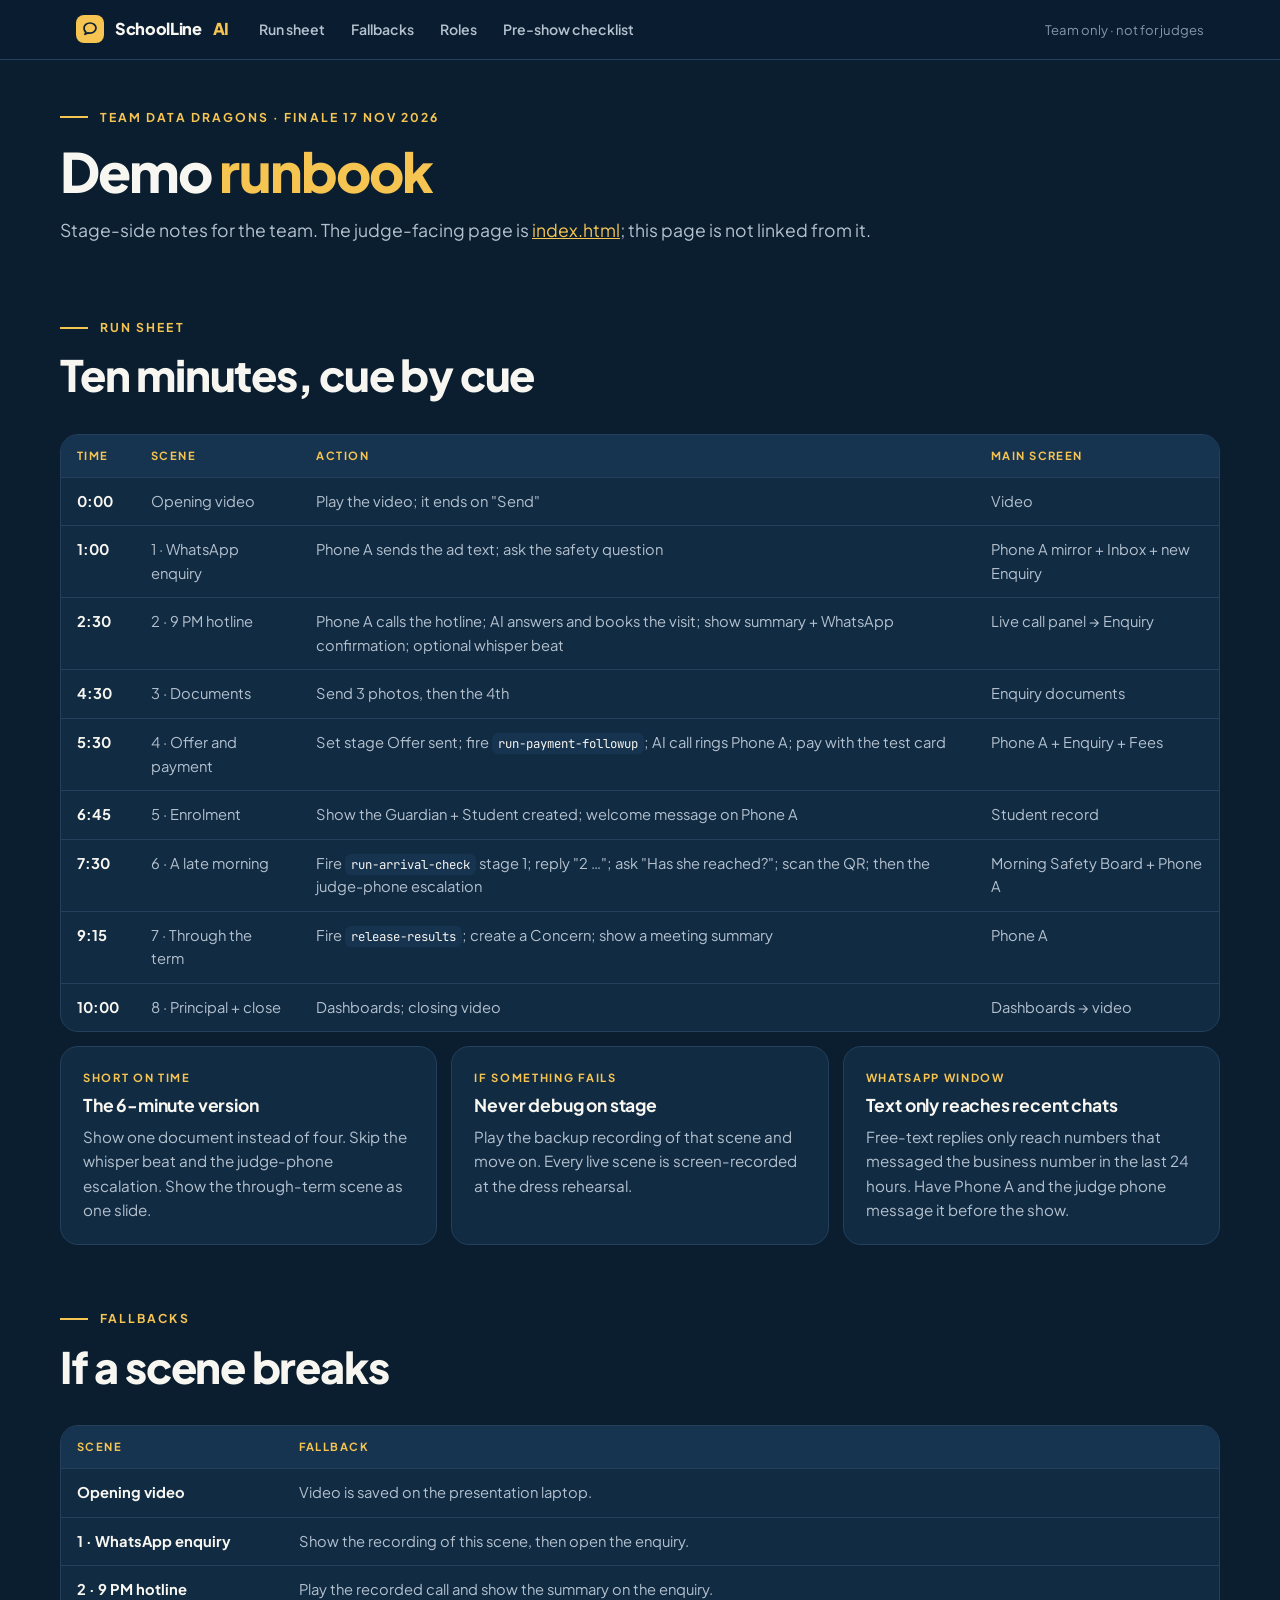
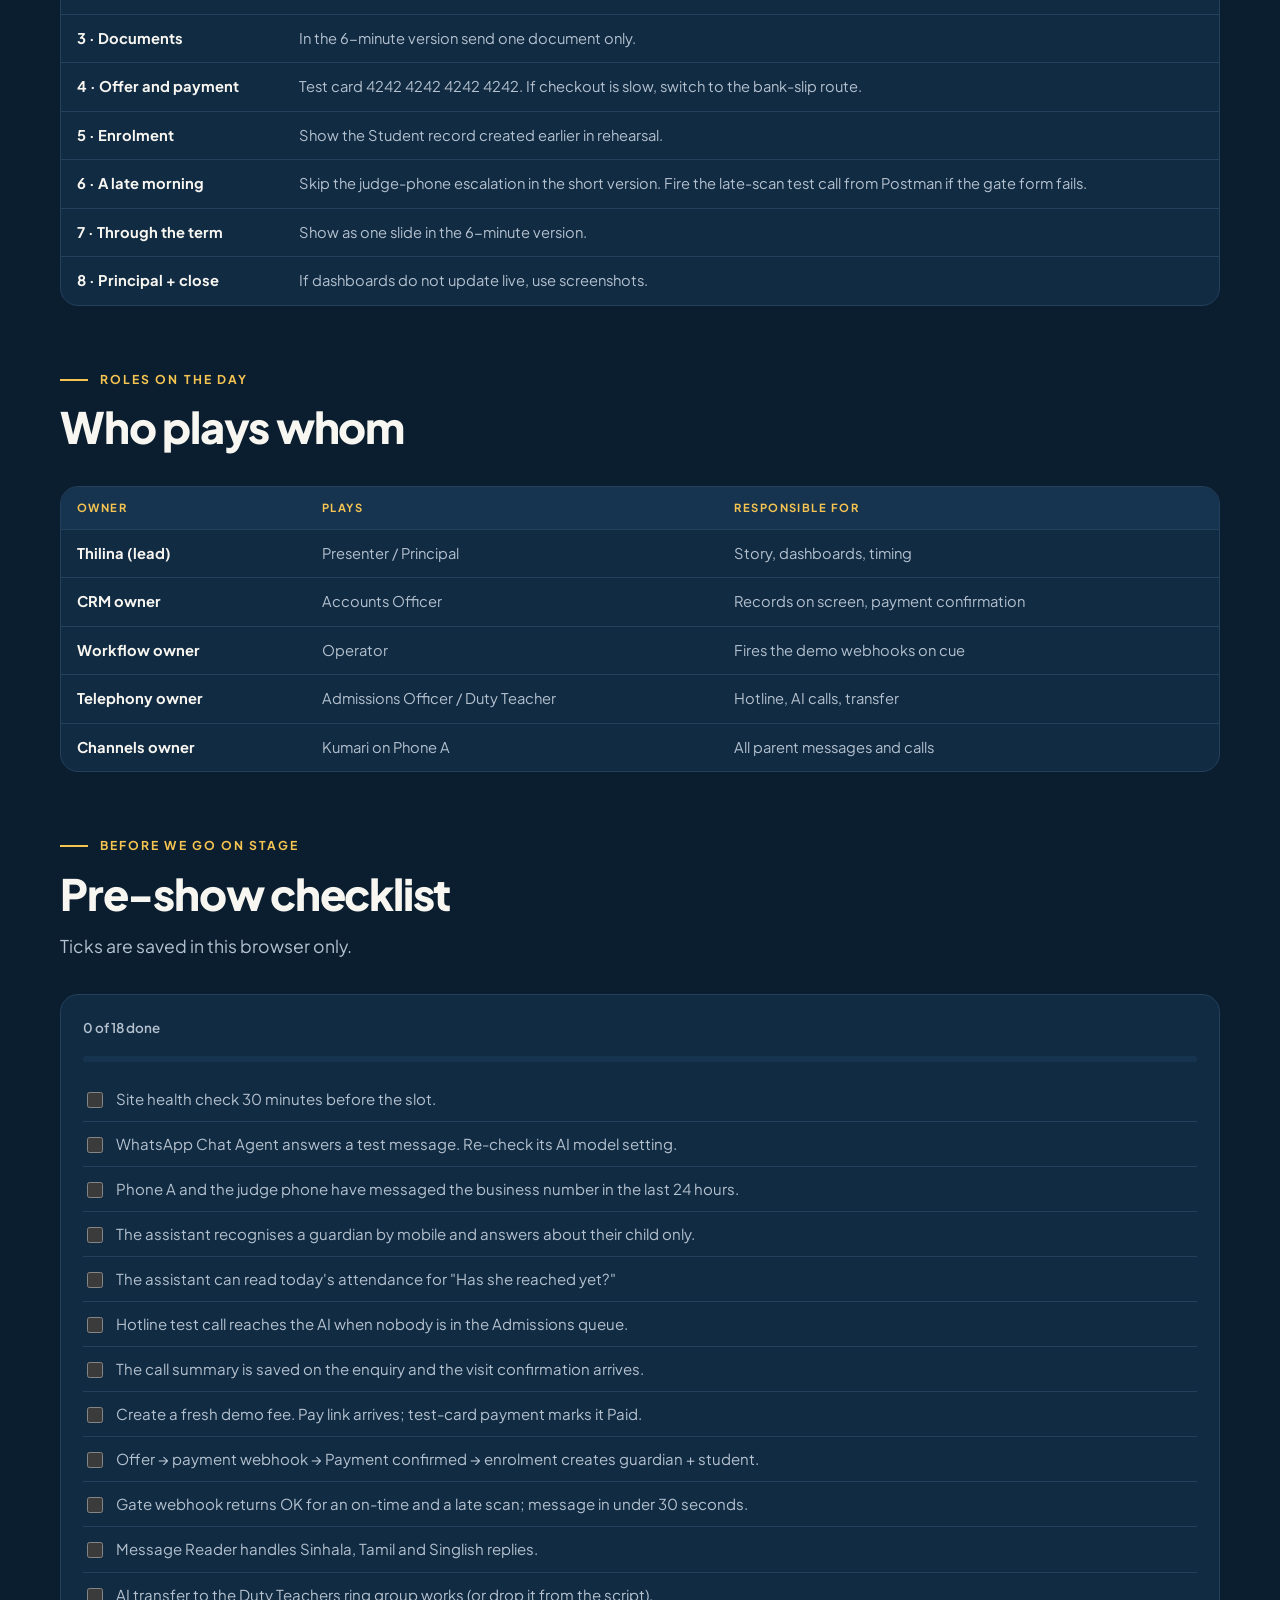
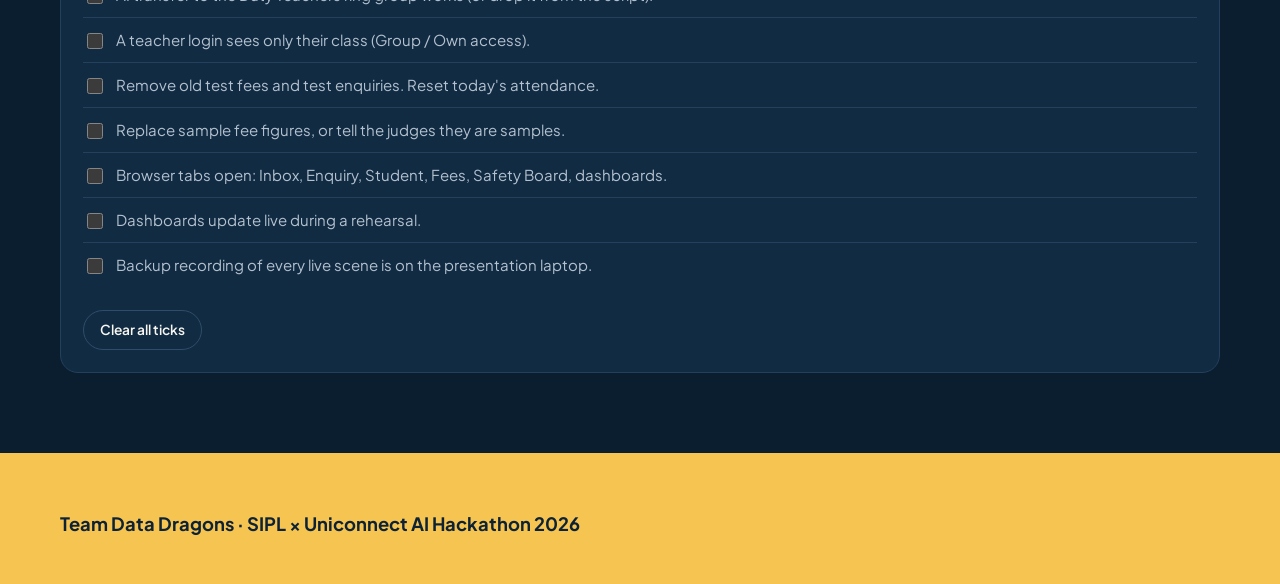
<file: runbook.html>
<!doctype html>
<html lang="en">
<head>
<meta charset="utf-8">
<meta name="viewport" content="width=device-width, initial-scale=1, viewport-fit=cover">
<meta name="robots" content="noindex">
<title>SchoolLine Demo Runbook</title>
<link rel="preconnect" href="https://fonts.googleapis.com">
<link rel="preconnect" href="https://fonts.gstatic.com" crossorigin>
<link rel="stylesheet" href="https://fonts.googleapis.com/css2?family=Plus+Jakarta+Sans:wght@400;500;600;700;800&family=JetBrains+Mono:wght@400;500&display=swap">
<link rel="stylesheet" href="styles.css">
</head>
<body>
<nav class="top" aria-label="Sections"><div class="in">
  <a class="logo" href="index.html"><i aria-hidden="true"><svg width="16" height="16" viewBox="0 0 24 24" fill="none" stroke="#0D2235" stroke-width="2.6" stroke-linecap="round" stroke-linejoin="round"><path d="M12 3c5 0 9 3.4 9 7.6S17 18.2 12 18.2c-1 0-2-.1-2.9-.4L4.5 20l1.2-3.6C4 15.2 3 13 3 10.6 3 6.4 7 3 12 3z"/></svg></i>SchoolLine <b>AI</b></a>
  <a class="l" href="#runsheet">Run sheet</a>
  <a class="l" href="#fallbacks">Fallbacks</a>
  <a class="l" href="#roles">Roles</a>
  <a class="l" href="#checklist">Pre-show checklist</a>
  <span class="pw">Team only · not for judges</span>
</div></nav>

<main class="wrap">
<header style="padding-top:48px" class="sec-head">
  <span class="eyebrow">Team Data Dragons · finale 17 Nov 2026</span>
  <h1 style="font-size:clamp(2.2rem,5vw,3.4rem)">Demo <em>runbook</em></h1>
  <p class="lede">Stage-side notes for the team. The judge-facing page is <a href="index.html">index.html</a>; this page is not linked from it.</p>
</header>

<section class="block" id="runsheet" style="padding-top:40px">
  <div class="sec-head"><span class="eyebrow">Run sheet</span><h2>Ten minutes, cue by cue</h2></div>
  <div class="tw"><table>
    <thead><tr><th>Time</th><th>Scene</th><th>Action</th><th>Main screen</th></tr></thead>
    <tbody>
      <tr><td class="nw">0:00</td><td>Opening video</td><td>Play the video; it ends on "Send"</td><td>Video</td></tr>
      <tr><td class="nw">1:00</td><td>1 · WhatsApp enquiry</td><td>Phone A sends the ad text; ask the safety question</td><td>Phone A mirror + Inbox + new Enquiry</td></tr>
      <tr><td class="nw">2:30</td><td>2 · 9 PM hotline</td><td>Phone A calls the hotline; AI answers and books the visit; show summary + WhatsApp confirmation; optional whisper beat</td><td>Live call panel → Enquiry</td></tr>
      <tr><td class="nw">4:30</td><td>3 · Documents</td><td>Send 3 photos, then the 4th</td><td>Enquiry documents</td></tr>
      <tr><td class="nw">5:30</td><td>4 · Offer and payment</td><td>Set stage Offer sent; fire <code>run-payment-followup</code>; AI call rings Phone A; pay with the test card</td><td>Phone A + Enquiry + Fees</td></tr>
      <tr><td class="nw">6:45</td><td>5 · Enrolment</td><td>Show the Guardian + Student created; welcome message on Phone A</td><td>Student record</td></tr>
      <tr><td class="nw">7:30</td><td>6 · A late morning</td><td>Fire <code>run-arrival-check</code> stage 1; reply "2 …"; ask "Has she reached?"; scan the QR; then the judge-phone escalation</td><td>Morning Safety Board + Phone A</td></tr>
      <tr><td class="nw">9:15</td><td>7 · Through the term</td><td>Fire <code>release-results</code>; create a Concern; show a meeting summary</td><td>Phone A</td></tr>
      <tr><td class="nw">10:00</td><td>8 · Principal + close</td><td>Dashboards; closing video</td><td>Dashboards → video</td></tr>
    </tbody></table></div>
  <div class="grid" style="margin-top:14px">
    <div class="card"><span class="k">Short on time</span><h3>The 6-minute version</h3><p>Show one document instead of four. Skip the whisper beat and the judge-phone escalation. Show the through-term scene as one slide.</p></div>
    <div class="card"><span class="k">If something fails</span><h3>Never debug on stage</h3><p>Play the backup recording of that scene and move on. Every live scene is screen-recorded at the dress rehearsal.</p></div>
    <div class="card"><span class="k">WhatsApp window</span><h3>Text only reaches recent chats</h3><p>Free-text replies only reach numbers that messaged the business number in the last 24 hours. Have Phone A and the judge phone message it before the show.</p></div>
  </div>
</section>

<section class="block" id="fallbacks" style="padding-top:64px">
  <div class="sec-head"><span class="eyebrow">Fallbacks</span><h2>If a scene breaks</h2></div>
  <div class="tw"><table>
    <thead><tr><th>Scene</th><th>Fallback</th></tr></thead>
    <tbody>
      <tr><td>Opening video</td><td>Video is saved on the presentation laptop.</td></tr>
      <tr><td>1 · WhatsApp enquiry</td><td>Show the recording of this scene, then open the enquiry.</td></tr>
      <tr><td>2 · 9 PM hotline</td><td>Play the recorded call and show the summary on the enquiry.</td></tr>
      <tr><td>3 · Documents</td><td>In the 6-minute version send one document only.</td></tr>
      <tr><td>4 · Offer and payment</td><td>Test card 4242 4242 4242 4242. If checkout is slow, switch to the bank-slip route.</td></tr>
      <tr><td>5 · Enrolment</td><td>Show the Student record created earlier in rehearsal.</td></tr>
      <tr><td>6 · A late morning</td><td>Skip the judge-phone escalation in the short version. Fire the late-scan test call from Postman if the gate form fails.</td></tr>
      <tr><td>7 · Through the term</td><td>Show as one slide in the 6-minute version.</td></tr>
      <tr><td>8 · Principal + close</td><td>If dashboards do not update live, use screenshots.</td></tr>
    </tbody></table></div>
</section>

<section class="block" id="roles" style="padding-top:64px">
  <div class="sec-head"><span class="eyebrow">Roles on the day</span><h2>Who plays whom</h2></div>
  <div class="tw"><table>
    <thead><tr><th>Owner</th><th>Plays</th><th>Responsible for</th></tr></thead>
    <tbody>
      <tr><td>Thilina (lead)</td><td>Presenter / Principal</td><td>Story, dashboards, timing</td></tr>
      <tr><td>CRM owner</td><td>Accounts Officer</td><td>Records on screen, payment confirmation</td></tr>
      <tr><td>Workflow owner</td><td>Operator</td><td>Fires the demo webhooks on cue</td></tr>
      <tr><td>Telephony owner</td><td>Admissions Officer / Duty Teacher</td><td>Hotline, AI calls, transfer</td></tr>
      <tr><td>Channels owner</td><td>Kumari on Phone A</td><td>All parent messages and calls</td></tr>
    </tbody></table></div>
</section>

<section class="block" id="checklist" style="padding-top:64px">
  <div class="sec-head"><span class="eyebrow">Before we go on stage</span><h2>Pre-show checklist</h2><p class="lede">Ticks are saved in this browser only.</p></div>
  <div class="card">
    <div class="prog" id="prog">0 of 0 done</div><div class="bar"><i id="bar"></i></div>
    <div id="checks"></div>
    <button class="chip" type="button" id="reset" style="margin-top:14px;width:fit-content">Clear all ticks</button>
  </div>
</section>
</main>

<footer class="cta" style="margin-top:80px"><div class="in"><p>Team Data Dragons · SIPL × Uniconnect AI Hackathon 2026</p></div></footer>

<script>
var CHECKS = [
 "Site health check 30 minutes before the slot.",
 "WhatsApp Chat Agent answers a test message. Re-check its AI model setting.",
 "Phone A and the judge phone have messaged the business number in the last 24 hours.",
 "The assistant recognises a guardian by mobile and answers about their child only.",
 "The assistant can read today's attendance for \"Has she reached yet?\"",
 "Hotline test call reaches the AI when nobody is in the Admissions queue.",
 "The call summary is saved on the enquiry and the visit confirmation arrives.",
 "Create a fresh demo fee. Pay link arrives; test-card payment marks it Paid.",
 "Offer → payment webhook → Payment confirmed → enrolment creates guardian + student.",
 "Gate webhook returns OK for an on-time and a late scan; message in under 30 seconds.",
 "Message Reader handles Sinhala, Tamil and Singlish replies.",
 "AI transfer to the Duty Teachers ring group works (or drop it from the script).",
 "A teacher login sees only their class (Group / Own access).",
 "Remove old test fees and test enquiries. Reset today's attendance.",
 "Replace sample fee figures, or tell the judges they are samples.",
 "Browser tabs open: Inbox, Enquiry, Student, Fees, Safety Board, dashboards.",
 "Dashboards update live during a rehearsal.",
 "Backup recording of every live scene is on the presentation laptop."
];
var done = {};
try { done = JSON.parse(localStorage.getItem("sl-runbook-checks") || "{}") || {}; } catch(e) { done = {}; }
function save(){ try { localStorage.setItem("sl-runbook-checks", JSON.stringify(done)); } catch(e) {} }
function render(){
  document.getElementById("checks").innerHTML = CHECKS.map(function(c,i){
    return '<label class="check"><input type="checkbox" data-i="'+i+'"'+(done[i]?' checked':'')+'><span>'+c+'</span></label>';
  }).join("");
  progress();
}
function progress(){
  var n = CHECKS.filter(function(_,i){return done[i]}).length;
  document.getElementById("prog").textContent = n+" of "+CHECKS.length+" done";
  document.getElementById("bar").style.width = (n/CHECKS.length*100)+"%";
}
document.getElementById("checks").addEventListener("change", function(e){
  var i = e.target.dataset.i; if(i===undefined) return; done[i] = e.target.checked; save(); progress();
});
document.getElementById("reset").addEventListener("click", function(){ done = {}; save(); render(); });
render();
</script>
</body>
</html>
</file>
<file: styles.css>
/* SchoolLine AI brand: deep navy ground, warm yellow as the single accent, cream chat panel. One committed dark theme. */
:root{
  --bg:#0B1E30; --bg2:#0D2235; --surface:#112B43; --surface2:#16334F; --surface3:#1C3C5B;
  --fg:#F8F6F0; --muted:#B4C1CE; --dim:#8497AA; --line:#24405C; --line2:#2E4D6B;
  --accent:#F6C451; --accent-ink:#0D2235; --accent-soft:rgba(246,196,81,.12); --accent-line:rgba(246,196,81,.4);
  --live:#5FD39A; --live-soft:rgba(95,211,154,.13);
  --plan:#9FB3C6; --plan-soft:#1A3550;
  --road:#C9B8F0; --road-soft:rgba(201,184,240,.12);
  --cream:#F2EDE9; --ink:#0D2235; --rim:#06111C;
  --sans:"Plus Jakarta Sans","Segoe UI",system-ui,sans-serif;
  --mono:"JetBrains Mono",ui-monospace,Consolas,monospace;
  --r:18px; --r-sm:12px;
  color-scheme:dark;
}
*{box-sizing:border-box}
html{scroll-behavior:smooth;scroll-padding-top:76px;-webkit-text-size-adjust:100%}
body{margin:0;background:var(--bg);color:var(--fg);font-family:var(--sans);font-size:16px;line-height:1.6;
  padding-left:max(16px,env(safe-area-inset-left,0px));padding-right:max(16px,env(safe-area-inset-right,0px));
  -webkit-font-smoothing:antialiased;overflow-x:hidden}
body::before{content:"";position:fixed;inset:0 0 auto;height:env(safe-area-inset-top,0px);z-index:40;background:var(--bg)}
h1,h2,h3,h4{line-height:1.12;text-wrap:balance;margin:0}
h1{font-size:clamp(2.5rem,6.2vw,4.4rem);font-weight:800;letter-spacing:-.035em}
h2{font-size:clamp(1.8rem,3.8vw,2.7rem);font-weight:800;letter-spacing:-.028em}
h3{font-size:1.1rem;font-weight:700;letter-spacing:-.01em}
h1 em,h2 em{font-style:normal;color:var(--accent)}
p{margin:0}
a{color:var(--accent)}
code{font-family:var(--mono);font-size:.84em;background:var(--surface2);padding:2px 6px;border-radius:6px;color:var(--fg)}
.wrap{max-width:1160px;margin-inline:auto}
.eyebrow{display:flex;align-items:center;gap:12px;font-size:.76rem;font-weight:700;letter-spacing:.17em;text-transform:uppercase;color:var(--accent)}
.eyebrow b{font-family:var(--mono);font-weight:500;letter-spacing:0;color:var(--accent);opacity:.9}
.eyebrow::before{content:"";width:28px;height:2px;background:var(--accent);flex:none}
.lede{font-size:1.1rem;color:var(--muted);max-width:64ch}
section.block{padding-block:96px 0}
.sec-head{display:flex;flex-direction:column;gap:14px;margin-bottom:34px}
.sub{margin-top:52px;display:flex;flex-direction:column;gap:16px}
.sub>h3,.h3big{font-size:1.4rem;font-weight:800;letter-spacing:-.02em}
.note{font-size:.9rem;color:var(--muted);max-width:84ch}
.note b{color:var(--fg)}
:focus-visible{outline:2px solid var(--accent);outline-offset:2px}

/* brand mark */
.logo{display:inline-flex;align-items:center;gap:11px;font-weight:800;font-size:1.2rem;letter-spacing:-.02em;white-space:nowrap;color:var(--fg);text-decoration:none}
.logo i{width:34px;height:34px;border-radius:10px;background:var(--accent);display:grid;place-items:center;flex:none}
.logo b{color:var(--accent);font-weight:800}

/* nav */
nav.top{position:sticky;top:env(safe-area-inset-top,0px);z-index:30;background:rgba(11,30,48,.92);backdrop-filter:saturate(1.4) blur(10px);-webkit-backdrop-filter:saturate(1.4) blur(10px);
  border-bottom:1px solid var(--line);margin-inline:calc(-1*max(16px,env(safe-area-inset-left,0px)))}
nav.top .in{max-width:1160px;margin-inline:auto;display:flex;gap:2px;overflow-x:auto;scrollbar-width:none;padding:11px max(16px,env(safe-area-inset-left,0px));align-items:center}
nav.top .in::-webkit-scrollbar{display:none}
nav.top .logo{margin-right:16px;font-size:1.02rem}
nav.top .logo i{width:28px;height:28px;border-radius:8px}
nav.top a.l{white-space:nowrap;text-decoration:none;color:var(--muted);font-size:.88rem;font-weight:600;padding:7px 12px;border-radius:99px;transition:background .15s,color .15s}
nav.top a.l:hover{background:var(--surface2);color:var(--fg)}
nav.top a.l.on{background:var(--accent-soft);color:var(--accent)}
nav.top .pw{margin-left:auto;white-space:nowrap;font-size:.82rem;color:var(--dim);padding-left:16px}
nav.top .pw b{color:var(--fg);font-weight:800;letter-spacing:-.02em}
@media (max-width:1060px){nav.top .pw{display:none}}

/* hero */
.hero-bg{position:relative;margin-inline:calc(-1*max(16px,env(safe-area-inset-left,0px)));padding-inline:max(16px,env(safe-area-inset-left,0px));
  background:radial-gradient(900px 480px at 85% 30%,rgba(246,196,81,.10),transparent 60%),radial-gradient(700px 500px at 0% 0%,rgba(40,90,140,.35),transparent 60%)}
.hero{padding-block:64px 40px;display:grid;grid-template-columns:minmax(0,1.15fr) minmax(0,.85fr);gap:44px;align-items:center}
@media (max-width:920px){.hero{grid-template-columns:1fr;padding-top:44px}}
.hero-text{display:flex;flex-direction:column;gap:24px}
.hero .lede{font-size:1.2rem}
.btns{display:flex;flex-wrap:wrap;gap:12px}
.btn{display:inline-flex;align-items:center;gap:9px;font:inherit;font-weight:700;font-size:.97rem;text-decoration:none;border-radius:99px;padding:13px 22px;border:1.5px solid var(--accent);cursor:pointer;transition:transform .15s,background .15s}
.btn.pri{background:var(--accent);color:var(--accent-ink)}
.btn.sec{background:transparent;color:var(--fg);border-color:var(--line2)}
.btn.sec:hover{border-color:var(--accent)}
.btn:hover{transform:translateY(-1px)}
.challenge{border-left:3px solid var(--accent);padding:4px 0 4px 18px;max-width:62ch;color:var(--muted)}
.challenge b{display:block;color:var(--fg);font-size:.74rem;letter-spacing:.16em;text-transform:uppercase;margin-bottom:4px}
.stats{display:grid;grid-template-columns:repeat(6,minmax(0,1fr));border:1px solid var(--line);border-radius:var(--r);background:rgba(17,43,67,.6);margin-top:8px}
.stats>*{padding:20px 18px;display:flex;flex-direction:column;gap:6px;min-width:0;text-decoration:none}
.stats>*+*{border-left:1px solid var(--line)}
.stats>a{background:var(--accent-soft);border-radius:0 var(--r) var(--r) 0}
.stats>a:hover{background:rgba(246,196,81,.2)}
.stats b{font-size:2.1rem;line-height:1;font-weight:800;color:var(--accent);letter-spacing:-.03em}
.stats span{font-size:.82rem;color:var(--muted);line-height:1.35}
@media (max-width:980px){.stats{grid-template-columns:repeat(3,minmax(0,1fr))}.stats>*:nth-child(3n+1){border-left:0}.stats>*:nth-child(n+4){border-top:1px solid var(--line)}.stats>a{border-radius:0 0 var(--r) 0}}
@media (max-width:560px){.stats{grid-template-columns:repeat(2,minmax(0,1fr))}.stats>*{border-left:0!important;border-top:1px solid var(--line)}.stats>*:nth-child(-n+2){border-top:0}.stats>*:nth-child(even){border-left:1px solid var(--line)!important}.stats>a{border-radius:0 0 var(--r) 0}}

/* phone mock */
.phone-wrap{position:relative;display:grid;place-items:center;padding:12px 0 60px}
.phone-wrap::before{content:"";position:absolute;width:74%;aspect-ratio:1;border-radius:50%;background:var(--accent);right:-6%;top:16%;opacity:.95}
.phone{position:relative;width:min(100%,330px);background:var(--rim);border-radius:40px;padding:10px;box-shadow:0 30px 70px rgba(0,0,0,.45),0 0 0 1px rgba(255,255,255,.04)}
.phone .scr{border-radius:31px;overflow:hidden;background:var(--cream)}
.ph-head{background:var(--bg2);display:flex;align-items:center;gap:10px;padding:14px}
.ph-head .av{width:36px;height:36px;border-radius:50%;background:var(--accent);display:grid;place-items:center;flex:none}
.ph-head b{display:block;font-size:.92rem;line-height:1.2}
.ph-head span{font-size:.78rem;color:var(--accent)}
.chat{padding:14px 12px 46px;display:flex;flex-direction:column;gap:9px;color:var(--ink);font-size:.86rem;line-height:1.38}
.chat .day{align-self:center;background:#fff;border-radius:8px;padding:3px 12px;font-size:.74rem;color:#5a6672}
.bub{border-radius:14px;padding:10px 12px;max-width:90%;background:#fff;box-shadow:0 1px 1px rgba(0,0,0,.06)}
.bub small{display:block;text-align:right;font-size:.68rem;color:#7a8692;margin-top:3px}
.bub.out{background:var(--accent);align-self:flex-end;font-weight:500}
.bub.out small{color:#5d4a17}
.bub.dark{background:var(--bg2);color:var(--fg);font-weight:700;display:flex;gap:8px;align-items:flex-start}
.bub.dark svg{flex:none;margin-top:2px}
.lead-card{position:absolute;left:-7%;right:-3%;bottom:0;background:#FBF9F4;color:var(--ink);border-radius:16px;padding:12px 14px;display:flex;gap:12px;align-items:center;box-shadow:0 14px 34px rgba(0,0,0,.4)}
.lead-card .ic{width:40px;height:40px;border-radius:50%;background:var(--bg2);display:grid;place-items:center;flex:none}
.lead-card b{display:block;font-size:.88rem;line-height:1.25}
.lead-card span{font-size:.8rem;color:#4d5b68}
@media (max-width:920px){.lead-card{left:0;right:0}.phone-wrap::before{right:4%}}

/* generic grids + cards */
.grid{display:grid;gap:14px;grid-template-columns:repeat(auto-fit,minmax(240px,1fr))}
.grid.g3{grid-template-columns:repeat(auto-fit,minmax(290px,1fr))}
.card{background:var(--surface);border:1px solid var(--line);border-radius:var(--r);padding:22px;display:flex;flex-direction:column;gap:9px;min-width:0}
.card p{color:var(--muted);font-size:.95rem}
.card .k{font-size:.7rem;font-weight:700;color:var(--accent);letter-spacing:.15em;text-transform:uppercase}
.card .num{font-family:var(--mono);font-size:.8rem;color:var(--dim)}
.card ul{color:var(--muted);margin:0;padding-left:18px;font-size:.94rem;display:flex;flex-direction:column;gap:5px}
.card.hl{background:var(--accent);border-color:var(--accent);color:var(--accent-ink)}
.card.hl p,.card.hl ul{color:var(--accent-ink)}
.card.hl .k{color:var(--accent-ink);opacity:.7}

/* highlights */
.feats{display:flex;flex-direction:column;gap:18px}
.feat{display:grid;grid-template-columns:minmax(0,1.15fr) minmax(0,.85fr);gap:40px;align-items:center;background:var(--surface);border:1px solid var(--line);border-radius:26px;padding:38px;scroll-margin-top:90px}
.feat:nth-child(even) .feat-vis{order:-1}
@media (max-width:880px){.feat{grid-template-columns:1fr;padding:22px;gap:24px}.feat:nth-child(even) .feat-vis{order:0}}
.feat-txt{display:flex;flex-direction:column;gap:16px;min-width:0}
.feat-tag{display:flex;align-items:center;gap:10px;flex-wrap:wrap}
.feat-tag .ic{width:42px;height:42px;border-radius:12px;display:grid;place-items:center;background:var(--accent);flex:none}
.feat-name{font-size:.76rem;font-weight:800;letter-spacing:.14em;text-transform:uppercase;color:var(--accent)}
.feat h3{font-size:clamp(1.45rem,2.7vw,2rem);font-weight:800;letter-spacing:-.025em}
.feat .lead{color:var(--muted);font-size:1.02rem}
.fsteps{list-style:none;margin:0;padding:0;display:flex;flex-direction:column;gap:11px;counter-reset:fs}
.fsteps li{display:grid;grid-template-columns:30px minmax(0,1fr);gap:12px;align-items:start;font-size:.94rem;color:var(--muted)}
.fsteps li::before{counter-increment:fs;content:counter(fs);width:28px;height:28px;border-radius:50%;display:grid;place-items:center;background:var(--accent-soft);color:var(--accent);font-weight:800;font-size:.8rem;box-shadow:inset 0 0 0 1px var(--accent-line)}
.fsteps b{color:var(--fg)}
.techs{display:flex;flex-wrap:wrap;gap:6px}
.techs span{font-size:.74rem;font-weight:600;padding:5px 11px;border-radius:99px;background:var(--bg);border:1px solid var(--line);color:var(--muted)}
.feat-vis{background:var(--cream);color:var(--ink);border-radius:22px;padding:18px;display:flex;flex-direction:column;gap:10px;box-shadow:0 22px 50px rgba(0,0,0,.32);font-size:.88rem;line-height:1.4;min-width:0}
.feat-vis .vh{display:flex;align-items:center;gap:8px;font-size:.76rem;font-weight:700;color:#4d5b68;padding:2px 2px 4px}
.feat-vis .vh .dot{width:8px;height:8px;border-radius:50%;background:#25a35a}
.feat-vis .bub{max-width:100%}
.vcard{background:#fff;border-radius:14px;padding:12px 14px;display:flex;justify-content:space-between;gap:10px;align-items:center;box-shadow:0 1px 1px rgba(0,0,0,.06)}
.vcard b{display:block;font-size:.88rem}
.vcard span{color:#5a6672;font-size:.77rem}
.vpill{font-size:.72rem;font-weight:800;padding:5px 11px;border-radius:99px;white-space:nowrap}
.vcard .vpill.due{background:#FDECC8;color:#7a5200}
.vcard .vpill.paid{background:#D3F3E1;color:#11643a}
.varrow{align-self:center;font-size:.76rem;font-weight:700;color:#4d5b68}
.board{display:grid;grid-template-columns:repeat(2,minmax(0,1fr));gap:8px}
.board div{background:var(--bg2);color:var(--fg);border-radius:12px;padding:11px 12px}
.board b{font-size:1.6rem;line-height:1;display:block;font-weight:800}
.board span{font-size:.72rem;color:var(--muted)}
.board .ok b{color:var(--live)}.board .warn b{color:var(--accent)}.board .bad b{color:#FF9B8A}

/* family strip */
.family{display:grid;grid-template-columns:repeat(3,minmax(0,1fr));gap:14px;margin-top:18px}
@media (max-width:760px){.family{grid-template-columns:1fr}}
.who{display:flex;gap:14px;align-items:center;background:var(--surface);border:1px solid var(--line);border-radius:var(--r);padding:16px 18px}
.who .av{width:46px;height:46px;border-radius:50%;display:grid;place-items:center;font-weight:800;font-size:1.05rem;flex:none;background:var(--surface3);color:var(--accent)}
.who.kid .av{background:var(--accent);color:var(--accent-ink)}
.who b{display:block;line-height:1.25}
.who span{font-size:.86rem;color:var(--muted);line-height:1.35;display:block}

/* tables */
.tw{overflow-x:auto;border:1px solid var(--line);border-radius:var(--r);background:var(--surface)}
table{border-collapse:collapse;width:100%;font-size:.92rem}
.tw table{min-width:640px}
th,td{text-align:left;padding:12px 16px;border-bottom:1px solid var(--line);vertical-align:top}
th{font-size:.7rem;font-weight:700;text-transform:uppercase;letter-spacing:.13em;color:var(--accent);background:var(--surface2);white-space:nowrap}
td{color:var(--muted)}
tr:last-child td{border-bottom:0}
td:first-child{font-weight:700;color:var(--fg)}
td.nw{white-space:nowrap}
table.mx td{text-align:center;white-space:nowrap;font-size:.86rem}
table.mx td:first-child{text-align:left}
table.mx th{text-align:center}
table.mx th:first-child{text-align:left}
.mx .all{color:var(--fg)}
.mx .no{color:var(--dim)}

/* solution flow */
.flow{display:grid;grid-template-columns:1fr auto 1.1fr auto 1fr;gap:12px;align-items:stretch}
.flow .col{background:var(--surface);border:1px solid var(--line);border-radius:var(--r);padding:20px;min-width:0}
.flow .col h3{font-size:.7rem;text-transform:uppercase;letter-spacing:.15em;color:var(--muted);font-weight:700;margin-bottom:12px}
.flow .col.core{background:var(--accent);border-color:var(--accent);color:var(--accent-ink)}
.flow .col.core h3{color:var(--accent-ink);opacity:.7}
.flow ul{list-style:none;margin:0;padding:0;display:flex;flex-direction:column;gap:8px;font-size:.94rem}
.flow .arrow{align-self:center;color:var(--accent);font-size:1.6rem;font-weight:800}
@media (max-width:820px){.flow{grid-template-columns:1fr}.flow .arrow{transform:rotate(90deg);justify-self:center}}

/* badges */
.badge{display:inline-block;font-size:.68rem;font-weight:700;padding:4px 10px;border-radius:99px;white-space:nowrap;letter-spacing:.02em;line-height:1.3;vertical-align:1px}
.b-live{background:var(--live-soft);color:var(--live);box-shadow:inset 0 0 0 1px rgba(95,211,154,.45)}
.b-testing{background:var(--accent-soft);color:var(--accent);box-shadow:inset 0 0 0 1px var(--accent-line)}
.b-build{background:var(--plan-soft);color:var(--plan)}
.b-roadmap{background:var(--road-soft);color:var(--road);box-shadow:inset 0 0 0 1px rgba(201,184,240,.35)}
.b-p1{background:var(--accent);color:var(--accent-ink)}
.b-p2{background:var(--accent-soft);color:var(--accent)}
.b-p3{background:var(--surface3);color:var(--muted)}
.legend{display:flex;flex-wrap:wrap;gap:8px 18px;font-size:.84rem;color:var(--muted);align-items:center}

/* chips (filters) */
.chips{display:flex;flex-wrap:wrap;gap:8px;margin-bottom:18px}
.chip{font:inherit;font-size:.86rem;font-weight:600;border:1px solid var(--line2);background:transparent;color:var(--fg);padding:8px 16px;border-radius:99px;cursor:pointer;transition:border-color .15s}
.chip:hover{border-color:var(--accent)}
.chip[aria-pressed="true"]{background:var(--accent);border-color:var(--accent);color:var(--accent-ink)}

/* status board */
.status-list{display:grid;gap:12px;grid-template-columns:repeat(auto-fill,minmax(310px,1fr))}
.item{background:var(--surface);border:1px solid var(--line);border-radius:var(--r);padding:18px 20px;display:flex;flex-direction:column;gap:8px;min-width:0}
.item .top{display:flex;justify-content:space-between;gap:10px;align-items:center}
.item .area{font-size:.68rem;font-weight:700;text-transform:uppercase;letter-spacing:.14em;color:var(--dim)}
.item p{color:var(--muted);font-size:.92rem}
.meter{display:flex;height:10px;border-radius:99px;overflow:hidden;background:var(--surface2);margin:6px 0 4px}
.meter i{display:block;height:100%}
.meter .m-live{background:var(--live)}.meter .m-testing{background:var(--accent)}.meter .m-build{background:var(--plan)}.meter .m-roadmap{background:var(--road)}

/* demo scenes */
.demo{display:grid;grid-template-columns:300px 1fr;gap:16px;align-items:start}
@media (max-width:860px){.demo{grid-template-columns:1fr}}
.scenes{display:flex;flex-direction:column;gap:6px}
@media (max-width:860px){.scenes{flex-direction:row;overflow-x:auto;padding-bottom:6px;scrollbar-width:thin}.scene-btn{min-width:220px}}
.scene-btn{font:inherit;text-align:left;border:1px solid var(--line);background:var(--surface);color:var(--fg);padding:12px 14px;border-radius:var(--r-sm);cursor:pointer;display:flex;gap:12px;align-items:baseline;transition:border-color .15s}
.scene-btn:hover{border-color:var(--line2)}
.scene-btn .t{font-family:var(--mono);font-size:.78rem;font-weight:500;color:var(--accent);min-width:3.2em}
.scene-btn .n{font-size:.92rem;font-weight:600}
.scene-btn[aria-selected="true"]{border-color:var(--accent);background:var(--accent);color:var(--accent-ink)}
.scene-btn[aria-selected="true"] .t{color:var(--accent-ink)}
.panel{background:var(--surface);border:1px solid var(--line);border-radius:var(--r);padding:28px;display:flex;flex-direction:column;gap:20px;min-width:0}
.panel .meta{display:flex;flex-wrap:wrap;gap:8px;align-items:center}
.pill{font-size:.72rem;font-weight:700;padding:4px 12px;border-radius:99px;background:var(--surface2);color:var(--muted)}
.cols2{display:grid;gap:22px;grid-template-columns:repeat(auto-fit,minmax(250px,1fr))}
.panel h4,.lab{margin:0 0 10px;font-size:.7rem;text-transform:uppercase;letter-spacing:.15em;color:var(--accent);font-weight:700}
.panel ul{margin:0;padding-left:18px;display:flex;flex-direction:column;gap:8px;font-size:.95rem;color:var(--muted)}
.panel ul.pw{list-style:none;padding:0}
.panel ul.pw li{display:flex;justify-content:space-between;gap:10px;align-items:baseline;padding-bottom:8px;border-bottom:1px solid var(--line)}
.panel ul.pw li:last-child{border-bottom:0;padding-bottom:0}
.panel em{color:var(--fg);font-style:normal}
.nav-sc{display:flex;justify-content:space-between;gap:10px;border-top:1px solid var(--line);padding-top:16px}
.nav-sc button{font:inherit;font-size:.86rem;font-weight:600;background:none;border:0;color:var(--muted);cursor:pointer;padding:4px 0}
.nav-sc button:hover:not(:disabled){color:var(--accent)}
.nav-sc button:disabled{opacity:.35;cursor:default}

/* escalation ladder */
.ladder{display:grid;grid-template-columns:repeat(4,minmax(0,1fr));gap:0;position:relative}
.ladder .st{position:relative;padding:0 16px 0 0}
.ladder .st::before{content:"";position:absolute;top:19px;left:40px;right:0;height:2px;background:var(--line2)}
.ladder .st:last-child::before{display:none}
.ladder .dot{position:relative;width:40px;height:40px;border-radius:50%;display:grid;place-items:center;background:var(--surface2);border:2px solid var(--line2);font-weight:800;color:var(--accent);z-index:1}
.ladder .st.ok .dot{background:var(--live);border-color:var(--live);color:var(--accent-ink)}
.ladder .tm{font-family:var(--mono);font-size:.8rem;color:var(--accent);margin-top:14px}
.ladder h3{margin:4px 0 6px;font-size:1.02rem}
.ladder p{font-size:.9rem;color:var(--muted)}
@media (max-width:820px){.ladder{grid-template-columns:1fr;gap:18px}.ladder .st{padding:0 0 0 56px}.ladder .dot{position:absolute;left:0;top:0}.ladder .st::before{top:40px;bottom:-18px;left:19px;right:auto;width:2px;height:auto}.ladder .tm{margin-top:0}}

/* lifecycle chain */
.chain{display:flex;flex-wrap:wrap;gap:8px;align-items:center}
.chain span{border:1px solid var(--line2);border-radius:var(--r-sm);padding:10px 14px;font-weight:700;font-size:.9rem;background:var(--surface)}
.chain span small{display:block;font-weight:500;color:var(--dim);font-size:.74rem}
.chain span.hot{background:var(--accent);color:var(--accent-ink);border-color:var(--accent)}
.chain span.hot small{color:var(--accent-ink);opacity:.7}
.chain i{font-style:normal;color:var(--accent);font-weight:800}

/* real vs simulated */
.rvs .card h3{display:flex;align-items:center;gap:10px}
.rvs .dotc{width:10px;height:10px;border-radius:50%;flex:none}

/* blueprint tabs */
.tabs{display:flex;gap:6px;overflow-x:auto;scrollbar-width:none;padding:6px;background:var(--surface);border:1px solid var(--line);border-radius:99px;margin-bottom:26px;position:sticky;top:calc(env(safe-area-inset-top,0px) + 58px);z-index:20}
.tabs::-webkit-scrollbar{display:none}
.tab{font:inherit;font-size:.88rem;font-weight:700;white-space:nowrap;border:0;background:transparent;color:var(--muted);padding:9px 16px;border-radius:99px;cursor:pointer}
.tab:hover{color:var(--fg)}
.tab[aria-selected="true"]{background:var(--accent);color:var(--accent-ink)}
.tabpanel{display:flex;flex-direction:column;gap:22px}
.tabpanel[hidden]{display:none}
.tp-head{display:flex;flex-direction:column;gap:8px}
.tp-head h3{font-size:1.5rem;font-weight:800;letter-spacing:-.02em}
.tp-head p{color:var(--muted);max-width:80ch}

/* data model map */
.dm{display:grid;grid-template-columns:1fr auto 1.25fr auto 1.25fr;gap:12px;align-items:center}
.dm .arrow{color:var(--accent);font-weight:800;font-size:1.4rem;text-align:center}
.dm .grp{border:1px dashed var(--line2);border-radius:var(--r);padding:14px;display:flex;flex-direction:column;gap:8px}
.dm .grp>b{font-size:.68rem;text-transform:uppercase;letter-spacing:.15em;color:var(--dim)}
.dm .m{background:var(--surface);border:1px solid var(--line);border-radius:var(--r-sm);padding:10px 12px;font-weight:700;font-size:.92rem;display:flex;justify-content:space-between;gap:8px}
.dm .m small{font-weight:500;color:var(--dim);font-size:.76rem;text-align:right}
.dm .m.core{background:var(--accent);color:var(--accent-ink);border-color:var(--accent)}
.dm .m.core small{color:var(--accent-ink);opacity:.7}
@media (max-width:860px){.dm{grid-template-columns:1fr}.dm .arrow{transform:rotate(90deg)}}

/* module accordions + generic details */
.mods{display:flex;flex-direction:column;gap:8px}
details.acc{background:var(--surface);border:1px solid var(--line);border-radius:var(--r-sm);overflow:hidden}
details.acc[open]{border-color:var(--accent-line)}
details.acc>summary{cursor:pointer;padding:16px 18px;list-style:none;display:flex;gap:14px;align-items:center}
details.acc>summary::-webkit-details-marker{display:none}
details.acc>summary::after{content:"+";margin-left:auto;color:var(--accent);font-size:1.4rem;font-weight:500;line-height:1;flex:none}
details.acc[open]>summary::after{content:"–"}
details.acc .mn{font-family:var(--mono);font-size:.78rem;color:var(--accent);min-width:2.4em}
details.acc .tt{display:flex;flex-direction:column;gap:2px;min-width:0}
details.acc .tt b{font-size:1rem}
details.acc .tt span{font-size:.86rem;color:var(--muted)}
details.acc .fc{font-size:.76rem;color:var(--dim);white-space:nowrap;margin-left:auto}
details.acc>summary:has(.fc)::after{margin-left:12px}
details.acc .body{border-top:1px solid var(--line)}
details.acc .body .tw{border:0;border-radius:0}
details.acc .body .pad{padding:16px 18px;color:var(--muted)}
.prompt{font-family:var(--mono);font-size:.8rem;white-space:pre-wrap;color:var(--muted);background:var(--bg);border-top:1px solid var(--line);padding:16px 18px;margin:0;line-height:1.6;overflow-x:auto}

/* workflow cards */
.wfs{display:grid;gap:12px;grid-template-columns:repeat(auto-fill,minmax(340px,1fr))}
@media (max-width:420px){.wfs{grid-template-columns:1fr}}
.wf{background:var(--surface);border:1px solid var(--line);border-radius:var(--r);padding:20px;display:flex;flex-direction:column;gap:10px;min-width:0}
.wf header{display:flex;gap:10px;align-items:baseline;flex-wrap:wrap}
.wf .id{font-family:var(--mono);font-size:.8rem;color:var(--accent)}
.wf h4{font-size:1.02rem;flex:1;min-width:0}
.wf .trg{font-size:.86rem;color:var(--muted);background:var(--bg);border-radius:10px;padding:9px 12px}
.wf .trg b{color:var(--fg)}
.wf ol{margin:0;padding-left:20px;color:var(--muted);font-size:.9rem;display:flex;flex-direction:column;gap:5px}
.wf .out{font-size:.84rem;color:var(--dim)}

pre.code{font-family:var(--mono);font-size:.8rem;line-height:1.6;background:var(--bg);border:1px solid var(--line);border-radius:var(--r-sm);padding:16px 18px;overflow-x:auto;margin:0;color:var(--muted)}
pre.code .s{color:var(--accent)}

/* timeline */
.tl{display:flex;flex-direction:column;gap:0;border-left:2px solid var(--line2);margin-left:8px}
.tl .ev{position:relative;padding:0 0 22px 26px}
.tl .ev::before{content:"";position:absolute;left:-7px;top:6px;width:12px;height:12px;border-radius:50%;background:var(--bg);border:2px solid var(--accent)}
.tl .ev.done::before{background:var(--accent)}
.tl .ev:last-child{padding-bottom:0}
.tl .d{font-family:var(--mono);font-size:.8rem;color:var(--accent)}
.tl b{display:block;margin:2px 0 3px}
.tl p{color:var(--muted);font-size:.92rem;max-width:72ch}
.hours{display:grid;grid-template-columns:repeat(6,minmax(0,1fr));gap:8px}
.hours div{background:var(--surface);border:1px solid var(--line);border-radius:var(--r-sm);padding:14px;min-width:0}
.hours b{font-family:var(--mono);font-size:.8rem;color:var(--accent);font-weight:500}
.hours p{font-size:.86rem;color:var(--muted);margin-top:6px}
@media (max-width:980px){.hours{grid-template-columns:repeat(2,minmax(0,1fr))}}

/* marketing */
.pos{background:var(--accent);color:var(--accent-ink);border-radius:24px;padding:34px;font-size:clamp(1.15rem,2.6vw,1.6rem);line-height:1.38;font-weight:700;letter-spacing:-.015em}
.pos small{display:block;font-size:.7rem;letter-spacing:.17em;text-transform:uppercase;margin-bottom:12px;font-weight:800;opacity:.7}
.pipe{display:flex;flex-wrap:wrap;gap:10px;align-items:center}
.pipe span{border:1px solid var(--line2);border-radius:14px;padding:12px 16px;font-weight:700;text-align:center;font-size:.95rem}
.pipe span.last{background:var(--accent);color:var(--accent-ink);border-color:var(--accent)}
.pipe i{font-style:normal;color:var(--accent);font-weight:800}
.toolkit{display:grid;gap:0 36px;grid-template-columns:repeat(auto-fit,minmax(290px,1fr))}
.tk{border-top:1px solid var(--line);padding:16px 0 18px}
.tk b{font-weight:800}
.tk b i{font-style:normal;font-family:var(--mono);font-weight:500;color:var(--accent);margin-right:8px;font-size:.85rem}
.tk p{color:var(--muted);font-size:.95rem;margin-top:4px}
.seg-tier{font-size:.66rem;font-weight:700;letter-spacing:.1em;text-transform:uppercase;padding:4px 10px;border-radius:99px;width:fit-content;background:var(--accent);color:var(--accent-ink)}
.seg-tier.later{background:var(--plan-soft);color:var(--plan)}
.persona b{color:var(--fg)}
.steps{display:grid;gap:14px;grid-template-columns:repeat(auto-fit,minmax(220px,1fr))}
.step{border-top:2px solid var(--accent);padding-top:14px}
.step i{font-style:normal;font-family:var(--mono);font-size:.8rem;color:var(--accent)}
.step b{display:block;font-weight:700;margin:2px 0 4px}
.step span{font-size:.9rem;color:var(--muted)}

/* FAQ */
.qa{display:flex;flex-direction:column;gap:8px}
.qa details{background:var(--surface);border:1px solid var(--line);border-radius:14px;padding:0 20px}
.qa details[open]{border-color:var(--accent-line)}
.qa summary{cursor:pointer;padding:16px 0;font-weight:700;list-style:none;display:flex;justify-content:space-between;gap:12px;align-items:center}
.qa summary::-webkit-details-marker{display:none}
.qa summary::after{content:"+";color:var(--accent);font-size:1.4rem;font-weight:500;flex:none;line-height:1}
.qa details[open] summary::after{content:"–"}
.qa summary small{font-size:.66rem;font-weight:700;letter-spacing:.12em;text-transform:uppercase;color:var(--dim);margin-right:auto;padding-left:0}
.qa .ans{padding:0 0 18px;color:var(--muted);font-size:.96rem;max-width:78ch}
.qa .ans p+p{margin-top:8px}

/* team */
.team{display:grid;gap:12px;grid-template-columns:repeat(auto-fit,minmax(200px,1fr))}
.team .card{gap:4px}
.team .card b{font-size:1rem}
.team .card span{font-size:.86rem;color:var(--muted)}

/* closing band */
.cta{background:var(--accent);color:var(--accent-ink);margin:110px calc(-1*max(16px,env(safe-area-inset-left,0px))) 0;padding:56px max(16px,env(safe-area-inset-left,0px));padding-bottom:calc(46px + env(safe-area-inset-bottom,0px))}
.cta .in{max-width:1160px;margin-inline:auto;display:flex;flex-direction:column;gap:14px}
.cta h2{font-size:clamp(1.9rem,4.4vw,3.1rem);letter-spacing:-.03em}
.cta p{font-size:1.15rem;font-weight:700}
.cta .tag{font-size:1.25rem;font-weight:800;letter-spacing:-.01em}
.cta small{font-size:.85rem;font-weight:600;opacity:.75;margin-top:14px;padding-top:16px;border-top:1px solid rgba(13,34,53,.2)}

/* checklist (runbook) */
.check{display:flex;gap:10px;align-items:flex-start;padding:10px 0;border-bottom:1px solid var(--line);font-size:.94rem;cursor:pointer;color:var(--muted)}
.check:last-child{border-bottom:0}
.check input{margin-top:5px;accent-color:var(--accent);width:16px;height:16px;flex:none}
.check input:checked+span{text-decoration:line-through;opacity:.55}
.prog{font-size:.84rem;font-weight:600;color:var(--muted)}
.bar{height:6px;border-radius:99px;background:var(--surface2);overflow:hidden;margin:8px 0 6px}
.bar i{display:block;height:100%;background:var(--accent);width:0;transition:width .25s}

.reveal{opacity:1}
@media (prefers-reduced-motion:no-preference){
  .js .reveal{opacity:0;transform:translateY(14px);transition:opacity .6s ease,transform .6s ease}
  .js .reveal.in{opacity:1;transform:none}
}
@media (prefers-reduced-motion:reduce){html{scroll-behavior:auto}*{transition:none!important}}

@media print{
  :root{--bg:#fff;--bg2:#0D2235;--surface:#fff;--surface2:#f3f1ec;--fg:#0D2235;--muted:#3b4a59;--dim:#5b6b7b;--line:#d9dde2;--line2:#c7ccd2;--accent:#b8860b}
  nav.top,.tabs,.chips,.btns,.nav-sc{display:none!important}
  .tabpanel[hidden]{display:flex!important}
  .js .reveal{opacity:1!important;transform:none!important}
  section.block{padding-top:40px;break-inside:auto}
  .cta{background:#fff;border-top:3px solid #0D2235}
}
</file>
